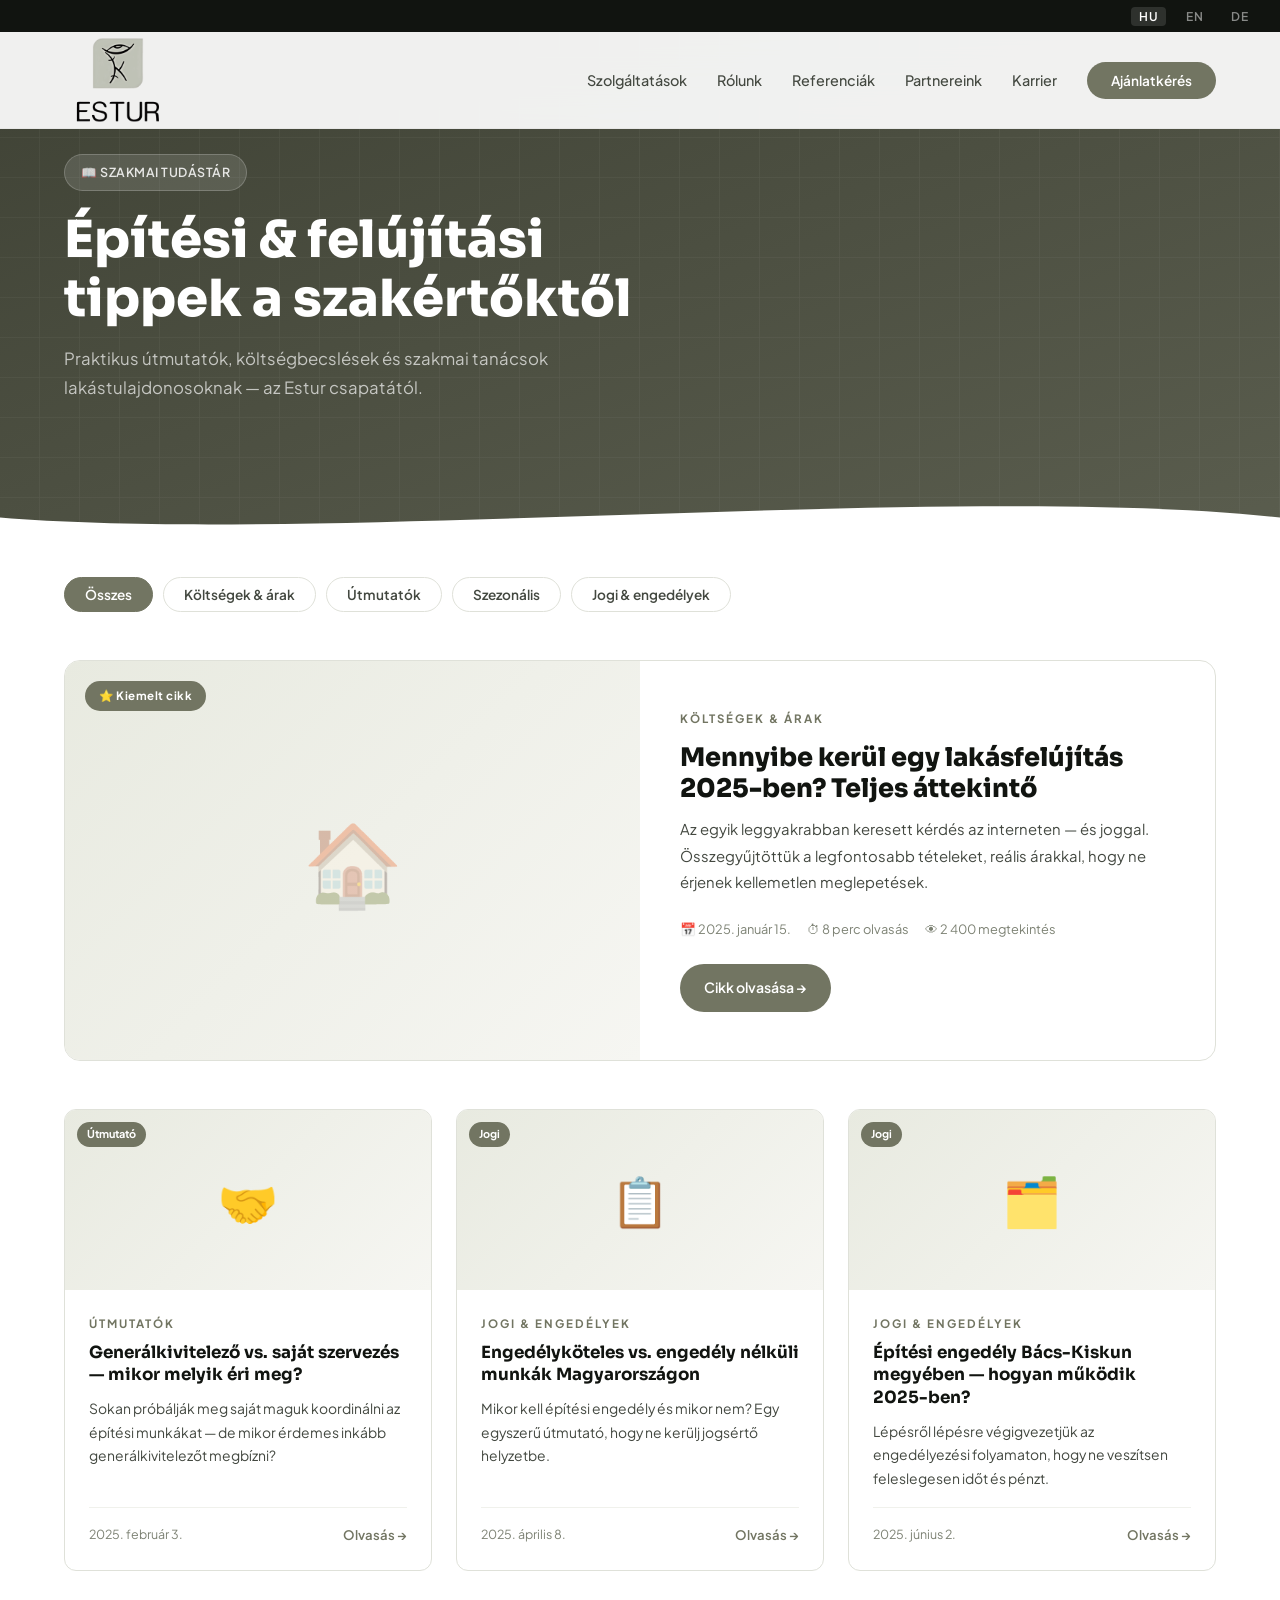
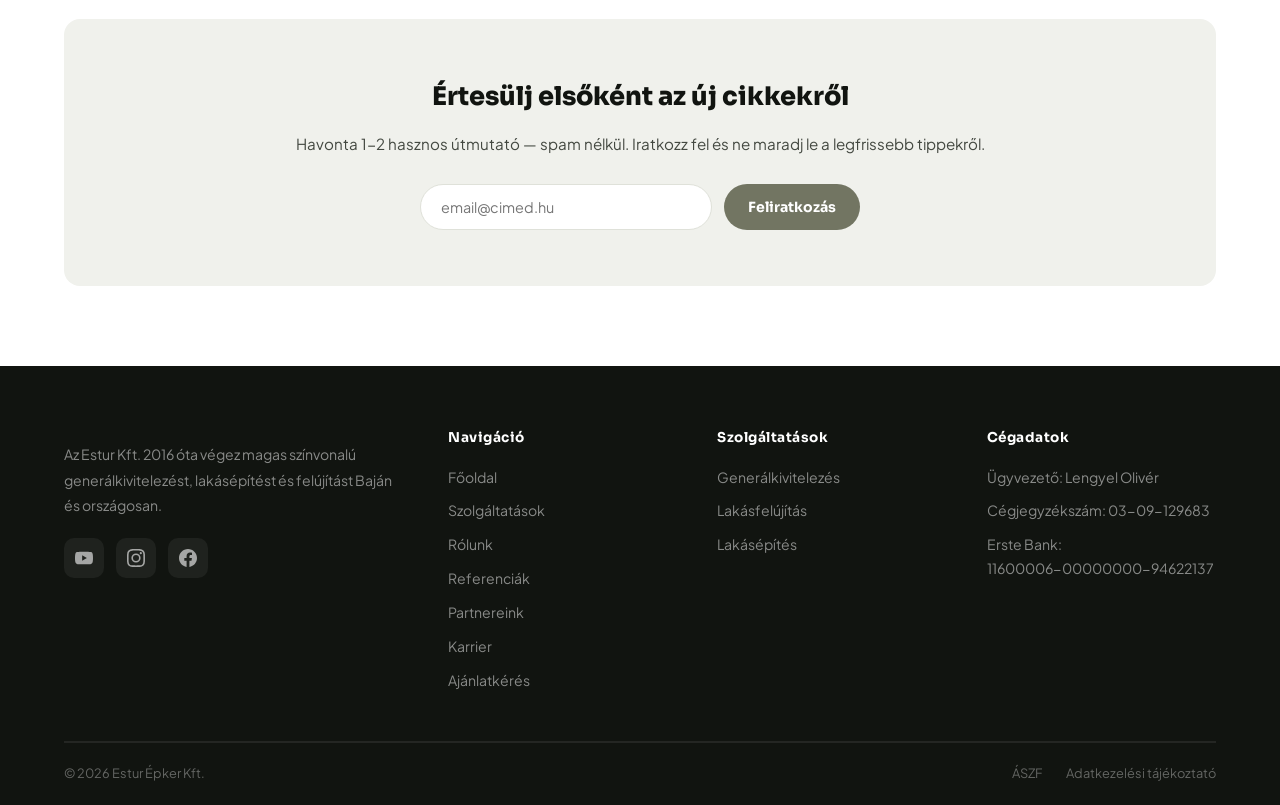
<file: blog.html>
<!DOCTYPE html>
<html lang="hu">
<head>
<meta charset="UTF-8">
<meta name="viewport" content="width=device-width, initial-scale=1.0">
<title>Blog & Szakmai Tippek | Estur Épker Kft. — Baja</title>
<meta name="description" content="Építési, felújítási és kivitelezési tippek az Estur szakértőitől. Praktikus útmutatók lakástulajdonosoknak Baján és környékén.">
<link rel="preconnect" href="https://fonts.googleapis.com">
<link rel="preconnect" href="https://fonts.gstatic.com" crossorigin>
<link href="https://fonts.googleapis.com/css2?family=Sora:wght@300;400;600;700;800&family=Plus+Jakarta+Sans:wght@300;400;500;600;700&display=swap" rel="stylesheet">
<link rel="stylesheet" href="assets/css/estur.css">
<style>
/* ── Blog Hero ── */
.hero{background:linear-gradient(160deg,var(--sage-deeper),var(--sage-dark));padding:154px 0 0;position:relative;overflow:hidden}
.hero::before{content:'';position:absolute;inset:0;opacity:.05;background-image:repeating-linear-gradient(0deg,transparent,transparent 39px,rgba(255,255,255,.7) 39px,rgba(255,255,255,.7) 40px),repeating-linear-gradient(90deg,transparent,transparent 39px,rgba(255,255,255,.7) 39px,rgba(255,255,255,.7) 40px)}
.hero-content{padding-bottom:80px}
.hero-label{display:inline-flex;align-items:center;gap:8px;background:rgba(255,255,255,.12);border:1px solid rgba(255,255,255,.2);padding:7px 16px;border-radius:50px;font-size:.78rem;font-weight:600;color:rgba(255,255,255,.85);margin-bottom:20px;letter-spacing:.5px;text-transform:uppercase;animation:slideUp .8s ease both}
.hero h1{font-family:var(--font-h);font-size:clamp(2rem,4.5vw,3.2rem);font-weight:800;color:white;line-height:1.15;margin-bottom:16px;animation:slideUp .9s .1s ease both}
.hero p{font-size:1.05rem;color:rgba(255,255,255,.68);max-width:520px;animation:slideUp 1s .2s ease both}
.hero-wave{display:block;width:100%;overflow:hidden;line-height:0;margin-bottom:-2px}
.hero-wave svg{display:block;width:100%}

/* ── Filter ── */
.filter-bar{display:flex;gap:10px;flex-wrap:wrap;padding:40px 0 0}
.filter-btn{background:var(--white);border:1px solid var(--gray-100);padding:8px 20px;border-radius:50px;font-size:.85rem;font-weight:600;color:var(--gray-600);cursor:pointer;transition:var(--tr);font-family:var(--font-b)}
.filter-btn:hover{border-color:var(--sage);color:var(--sage)}
.filter-btn.active{background:var(--sage);border-color:var(--sage);color:white}

/* ── Featured ── */
.featured{padding:48px 0 0}
.featured-card{display:grid;grid-template-columns:1fr 1fr;gap:0;background:var(--white);border:1px solid var(--gray-100);border-radius:16px;overflow:hidden;transition:var(--tr);text-decoration:none;color:inherit}
.featured-card:hover{box-shadow:var(--shadow-lg);transform:translateY(-4px)}
.featured-img{background:linear-gradient(135deg,var(--sage-subtle),var(--cream));min-height:320px;display:flex;align-items:center;justify-content:center;position:relative;overflow:hidden}
.featured-img-icon{font-size:5rem;opacity:.35}
.featured-img-badge{position:absolute;top:20px;left:20px;background:var(--sage);color:white;font-size:.72rem;font-weight:700;padding:5px 14px;border-radius:50px;letter-spacing:.5px}
.featured-body{padding:48px 40px;display:flex;flex-direction:column;justify-content:center}
.article-category{font-size:.72rem;font-weight:700;letter-spacing:2px;text-transform:uppercase;color:var(--sage);margin-bottom:12px}
.featured-body h2{font-family:var(--font-h);font-size:1.6rem;font-weight:800;color:var(--gray-900);line-height:1.25;margin-bottom:12px}
.featured-body p{font-size:.93rem;color:var(--gray-600);line-height:1.75;margin-bottom:24px}
.article-meta{display:flex;align-items:center;gap:16px;font-size:.8rem;color:var(--gray-400);margin-bottom:24px}
.read-btn{display:inline-flex;align-items:center;gap:8px;background:var(--sage);color:white;padding:12px 24px;border-radius:50px;font-weight:600;font-size:.88rem;transition:var(--tr);width:fit-content}
.read-btn:hover{background:var(--sage-dark);transform:translateX(4px)}

/* ── Blog Grid ── */
.blog-grid{display:grid;grid-template-columns:repeat(3,1fr);gap:24px;padding:48px 0}
.blog-card{background:var(--white);border:1px solid var(--gray-100);border-radius:var(--radius);overflow:hidden;transition:var(--tr);display:flex;flex-direction:column;text-decoration:none;color:inherit}
.blog-card:hover{box-shadow:var(--shadow-md);transform:translateY(-4px);border-color:var(--gray-200)}
.card-img{height:180px;background:linear-gradient(135deg,var(--sage-subtle),var(--cream));display:flex;align-items:center;justify-content:center;font-size:3rem;position:relative}
.card-img-badge{position:absolute;top:12px;left:12px;background:var(--sage);color:white;font-size:.68rem;font-weight:700;padding:3px 10px;border-radius:50px}
.card-body{padding:24px;flex:1;display:flex;flex-direction:column}
.card-body .article-category{margin-bottom:8px}
.card-body h3{font-family:var(--font-h);font-size:1.05rem;font-weight:700;color:var(--gray-900);line-height:1.35;margin-bottom:10px}
.card-body p{font-size:.87rem;color:var(--gray-600);line-height:1.7;flex:1;margin-bottom:16px}
.card-footer{display:flex;justify-content:space-between;align-items:center;padding-top:16px;border-top:1px solid var(--gray-50)}
.card-date{font-size:.78rem;color:var(--gray-400)}
.card-link{font-size:.82rem;font-weight:600;color:var(--sage);display:flex;align-items:center;gap:4px}

/* ── Newsletter ── */
.newsletter{background:var(--gray-50);border-radius:16px;padding:56px;text-align:center;margin:0 0 80px}
.newsletter h3{font-family:var(--font-h);font-size:1.6rem;font-weight:800;color:var(--gray-900);margin-bottom:12px}
.newsletter p{color:var(--gray-600);margin-bottom:28px;font-size:.95rem}
.nl-form{display:flex;gap:12px;max-width:440px;margin:0 auto}
.nl-input{flex:1;padding:13px 20px;border:1px solid var(--gray-100);border-radius:50px;font-family:var(--font-b);font-size:.9rem;outline:none;transition:var(--tr)}
.nl-input:focus{border-color:var(--sage)}
.nl-btn{background:var(--sage);color:white;border:none;padding:13px 24px;border-radius:50px;font-family:var(--font-h);font-weight:700;font-size:.88rem;cursor:pointer;transition:var(--tr);white-space:nowrap}
.nl-btn:hover{background:var(--sage-dark)}

/* ── Responsive ── */
@media(max-width:900px){
  .featured-card{grid-template-columns:1fr}
  .blog-grid{grid-template-columns:1fr 1fr}
}
@media(max-width:600px){
  .blog-grid{grid-template-columns:1fr}
  .nl-form{flex-direction:column}
  .newsletter{padding:36px 24px}
  .featured-body{padding:28px 24px}
}
</style>
</head>
<body>

<div class="lang-bar">
  <button class="lang-btn active" onclick="setLang('hu')">HU</button>
  <button class="lang-btn" onclick="setLang('en')">EN</button>
  <button class="lang-btn" onclick="setLang('de')">DE</button>
</div>
<nav class="navbar" id="navbar"><div class="nav-inner">
  <a href="index.html" class="nav-logo"><img src="assets/images/logo.png" alt="Estur Épker Kft."></a>
  <ul class="nav-links">
    <li><a href="szolgaltatasok.html" data-hu="Szolgáltatások" data-en="Services" data-de="Leistungen">Szolgáltatások</a></li>
    <li><a href="rolunk.html" data-hu="Rólunk" data-en="About Us" data-de="Über uns">Rólunk</a></li>
    <li><a href="referenciak.html" data-hu="Referenciák" data-en="References" data-de="Referenzen">Referenciák</a></li>
    <li><a href="partnereink.html" data-hu="Partnereink" data-en="Partners" data-de="Partner">Partnereink</a></li>
    
    <li><a href="karrier.html" data-hu="Karrier" data-en="Careers" data-de="Karriere">Karrier</a></li>
    <li><a href="ajanlatkeres.html" class="nav-cta" data-hu="Ajánlatkérés" data-en="Get a Quote" data-de="Angebot">Ajánlatkérés</a></li>
  </ul>
  <button class="hamburger" id="hamburger" aria-label="Menü" aria-expanded="false">
    <span class="bar"></span>
    <span class="bar"></span>
    <span class="bar"></span>
  </button>
</div></nav>
<div class="mobile-menu" id="mobileMenu" aria-hidden="true">
  <div class="mobile-menu-inner">
    <button class="mobile-close" id="mobileClose" aria-label="Bezárás" onclick="closeMobile()">
      <span></span>
      <span></span>
    </button>
    <nav class="mobile-nav-items">
      <a class="mobile-nav-item" href="index.html" onclick="closeMobile()">
        <span class="mobile-nav-num">01</span>
        <span class="mobile-nav-label" data-hu="Főoldal" data-en="Home" data-de="Startseite">Főoldal</span>
      </a>
      <a class="mobile-nav-item" href="szolgaltatasok.html" onclick="closeMobile()">
        <span class="mobile-nav-num">02</span>
        <span class="mobile-nav-label" data-hu="Szolgáltatások" data-en="Services" data-de="Leistungen">Szolgáltatások</span>
      </a>
      <a class="mobile-nav-item" href="rolunk.html" onclick="closeMobile()">
        <span class="mobile-nav-num">03</span>
        <span class="mobile-nav-label" data-hu="Rólunk" data-en="About Us" data-de="Über uns">Rólunk</span>
      </a>
      <a class="mobile-nav-item" href="referenciak.html" onclick="closeMobile()">
        <span class="mobile-nav-num">04</span>
        <span class="mobile-nav-label" data-hu="Referenciák" data-en="References" data-de="Referenzen">Referenciák</span>
      </a>
      <a class="mobile-nav-item" href="partnereink.html" onclick="closeMobile()">
        <span class="mobile-nav-num">05</span>
        <span class="mobile-nav-label" data-hu="Partnereink" data-en="Partners" data-de="Partner">Partnereink</span>
      </a>
      
      <a class="mobile-nav-item" href="karrier.html" onclick="closeMobile()">
        <span class="mobile-nav-num">06</span>
        <span class="mobile-nav-label" data-hu="Karrier" data-en="Careers" data-de="Karriere">Karrier</span>
      </a>
    </nav>
    <a href="ajanlatkeres.html" class="mobile-menu-cta" onclick="closeMobile()" data-hu="Ajánlatkérés →" data-en="Get a Quote →" data-de="Angebot →">Ajánlatkérés →</a>
    <div class="mobile-menu-footer">
      <span>Estur Épker Kft.</span>
      <div class="mobile-menu-footer-dot"></div>
      <span>Baja, 2016 óta</span>
    </div>
  </div>
</div>

<section class="hero">
  <div class="container hero-content">
    <div class="hero-label" data-hu="📖 Szakmai tudástár" data-en="📖 Knowledge Base" data-de="📖 Wissensdatenbank">📖 Szakmai tudástár</div>
    <h1 data-hu="Építési & felújítási<br>tippek a szakértőktől" data-en="Construction & renovation<br>tips from the experts" data-de="Bau- & Renovierungstipps<br>von den Experten">Építési & felújítási<br>tippek a szakértőktől</h1>
    <p data-hu="Praktikus útmutatók, költségbecslések és szakmai tanácsok lakástulajdonosoknak — az Estur csapatától." data-en="Practical guides, cost estimates and expert advice for homeowners — from the Estur team." data-de="Praktische Leitfäden, Kostenschätzungen und Expertenrat für Hausbesitzer — vom Estur-Team.">Praktikus útmutatók, költségbecslések és szakmai tanácsok lakástulajdonosoknak — az Estur csapatától.</p>
  </div>
  <div class="hero-wave"><svg viewBox="0 0 1440 64" preserveAspectRatio="none" xmlns="http://www.w3.org/2000/svg"><path d="M0,40 C360,70 1080,0 1440,40 L1440,64 L0,64 Z" fill="#ffffff"/></svg></div>
</section>

<div class="container">
  <div class="filter-bar">
    <button class="filter-btn active" onclick="filterPosts('mind')" data-hu="Összes" data-en="All" data-de="Alle">Összes</button>
    <button class="filter-btn" onclick="filterPosts('koltseg')" data-hu="Költségek & árak" data-en="Costs & prices" data-de="Kosten & Preise">Költségek & árak</button>
    <button class="filter-btn" onclick="filterPosts('utmutato')" data-hu="Útmutatók" data-en="Guides" data-de="Ratgeber">Útmutatók</button>
    <button class="filter-btn" onclick="filterPosts('szezon')" data-hu="Szezonális" data-en="Seasonal" data-de="Saisonal">Szezonális</button>
    <button class="filter-btn" onclick="filterPosts('jogi')" data-hu="Jogi & engedélyek" data-en="Legal & permits" data-de="Rechtliches">Jogi & engedélyek</button>
  </div>

  <div class="featured reveal">
    <a class="featured-card" href="blog/blog-felujitas-koltseg-2025.html">
      <div class="featured-img"><span class="featured-img-icon">🏠</span><span class="featured-img-badge">⭐ Kiemelt cikk</span></div>
      <div class="featured-body">
        <div class="article-category">Költségek & árak</div>
        <h2>Mennyibe kerül egy lakásfelújítás 2025-ben? Teljes áttekintő</h2>
        <p>Az egyik leggyakrabban keresett kérdés az interneten — és joggal. Összegyűjtöttük a legfontosabb tételeket, reális árakkal, hogy ne érjenek kellemetlen meglepetések.</p>
        <div class="article-meta"><span>📅 2025. január 15.</span><span>⏱ 8 perc olvasás</span><span>👁 2 400 megtekintés</span></div>
        <span class="read-btn">Cikk olvasása →</span>
      </div>
    </a>
  </div>

  <div class="blog-grid" id="blogGrid">
    <a class="blog-card reveal" href="blog/blog-generalkivitelezo-vs-sajat-szervezes.html" data-cat="utmutato" style="transition-delay:.05s">
      <div class="card-img">🤝<span class="card-img-badge">Útmutató</span></div>
      <div class="card-body"><div class="article-category">Útmutatók</div><h3>Generálkivitelező vs. saját szervezés — mikor melyik éri meg?</h3><p>Sokan próbálják meg saját maguk koordinálni az építési munkákat — de mikor érdemes inkább generálkivitelezőt megbízni?</p><div class="card-footer"><span class="card-date">2025. február 3.</span><span class="card-link">Olvasás →</span></div></div>
    </a>
    <a class="blog-card reveal" href="blog/blog-engedely-koteles-munkak.html" data-cat="jogi" style="transition-delay:.1s">
      <div class="card-img">📋<span class="card-img-badge">Jogi</span></div>
      <div class="card-body"><div class="article-category">Jogi & engedélyek</div><h3>Engedélyköteles vs. engedély nélküli munkák Magyarországon</h3><p>Mikor kell építési engedély és mikor nem? Egy egyszerű útmutató, hogy ne kerülj jogsértő helyzetbe.</p><div class="card-footer"><span class="card-date">2025. április 8.</span><span class="card-link">Olvasás →</span></div></div>
    </a>
    <a class="blog-card reveal" href="blog/blog-epites-engedely-bacs-kiskun.html" data-cat="jogi" style="transition-delay:.15s">
      <div class="card-img">🗂️<span class="card-img-badge">Jogi</span></div>
      <div class="card-body"><div class="article-category">Jogi & engedélyek</div><h3>Építési engedély Bács-Kiskun megyében — hogyan működik 2025-ben?</h3><p>Lépésről lépésre végigvezetjük az engedélyezési folyamaton, hogy ne veszítsen feleslegesen időt és pénzt.</p><div class="card-footer"><span class="card-date">2025. június 2.</span><span class="card-link">Olvasás →</span></div></div>
    </a>
  </div>

  <div class="newsletter reveal">
    <h3 data-hu="Értesülj elsőként az új cikkekről" data-en="Be the first to know about new articles" data-de="Erfahre als Erster von neuen Artikeln">Értesülj elsőként az új cikkekről</h3>
    <p data-hu="Havonta 1-2 hasznos útmutató — spam nélkül. Iratkozz fel és ne maradj le a legfrissebb tippekről." data-en="1-2 useful guides per month — no spam. Subscribe and don't miss the latest tips." data-de="1-2 nützliche Ratgeber pro Monat — kein Spam. Melde dich an und verpasse keine Tipps.">Havonta 1-2 hasznos útmutató — spam nélkül. Iratkozz fel és ne maradj le a legfrissebb tippekről.</p>
    <div class="nl-form">
      <input class="nl-input" type="email" placeholder="email@cimed.hu" data-hu="email@cimed.hu" data-en="your@email.com" data-de="deine@email.de">
      <button class="nl-btn" data-hu="Feliratkozás" data-en="Subscribe" data-de="Abonnieren">Feliratkozás</button>
    </div>
  </div>
</div>

<footer class="footer"><div class="container">
  <div class="footer-grid">
    <div>
      <p class="footer-brand-text" data-hu="Az Estur Kft. 2016 óta végez magas színvonalú generálkivitelezést, lakásépítést és felújítást Baján és országosan." data-en="Estur Kft. has been providing high-quality general contracting, residential construction and renovation in Baja and nationwide since 2016." data-de="Die Estur Kft. bietet seit 2016 hochwertige Generalunternehmertätigkeit, Wohnungsbau und Renovierung in Baja und landesweit.">Az Estur Kft. 2016 óta végez magas színvonalú generálkivitelezést, lakásépítést és felújítást Baján és országosan.</p>
      <div class="footer-socials">
        <a href="#" target="_blank" aria-label="YouTube"><svg viewBox="0 0 24 24"><path d="M23.498 6.186a3.016 3.016 0 0 0-2.122-2.136C19.505 3.546 12 3.546 12 3.546s-7.505 0-9.377.504A3.017 3.017 0 0 0 .502 6.186C0 8.07 0 12 0 12s0 3.93.502 5.814a3.016 3.016 0 0 0 2.122 2.136c1.871.504 9.376.504 9.376.504s7.505 0 9.377-.504a3.015 3.015 0 0 0 2.122-2.136C24 15.93 24 12 24 12s0-3.93-.502-5.814zM9.545 15.568V8.432L15.818 12l-6.273 3.568z"/></svg></a>
        <a href="#" target="_blank" aria-label="Instagram"><svg viewBox="0 0 24 24"><path d="M12 2.163c3.204 0 3.584.012 4.85.07 3.252.148 4.771 1.691 4.919 4.919.058 1.265.069 1.645.069 4.849 0 3.205-.012 3.584-.069 4.849-.149 3.225-1.664 4.771-4.919 4.919-1.266.058-1.644.07-4.85.07-3.204 0-3.584-.012-4.849-.07-3.26-.149-4.771-1.699-4.919-4.92-.058-1.265-.07-1.644-.07-4.849 0-3.204.013-3.583.07-4.849.149-3.227 1.664-4.771 4.919-4.919 1.266-.057 1.645-.069 4.849-.069zM12 0C8.741 0 8.333.014 7.053.072 2.695.272.273 2.69.073 7.052.014 8.333 0 8.741 0 12c0 3.259.014 3.668.072 4.948.2 4.358 2.618 6.78 6.98 6.98C8.333 23.986 8.741 24 12 24c3.259 0 3.668-.014 4.948-.072 4.354-.2 6.782-2.618 6.979-6.98.059-1.28.073-1.689.073-4.948 0-3.259-.014-3.667-.072-4.947-.196-4.354-2.617-6.78-6.979-6.98C15.668.014 15.259 0 12 0zm0 5.838a6.162 6.162 0 1 0 0 12.324 6.162 6.162 0 0 0 0-12.324zM12 16a4 4 0 1 1 0-8 4 4 0 0 1 0 8zm6.406-11.845a1.44 1.44 0 1 0 0 2.881 1.44 1.44 0 0 0 0-2.881z"/></svg></a>
        <a href="#" target="_blank" aria-label="Facebook"><svg viewBox="0 0 24 24"><path d="M24 12.073c0-6.627-5.373-12-12-12s-12 5.373-12 12c0 5.99 4.388 10.954 10.125 11.854v-8.385H7.078v-3.47h3.047V9.43c0-3.007 1.792-4.669 4.533-4.669 1.312 0 2.686.235 2.686.235v2.953H15.83c-1.491 0-1.956.925-1.956 1.874v2.25h3.328l-.532 3.47h-2.796v8.385C19.612 23.027 24 18.062 24 12.073z"/></svg></a>
      </div>
    </div>
    <div><h4 data-hu="Navigáció" data-en="Navigation" data-de="Navigation">Navigáció</h4><ul class="footer-links"><li><a href="index.html" data-hu="Főoldal" data-en="Home" data-de="Startseite">Főoldal</a></li><li><a href="szolgaltatasok.html" data-hu="Szolgáltatások" data-en="Services" data-de="Leistungen">Szolgáltatások</a></li><li><a href="rolunk.html" data-hu="Rólunk" data-en="About Us" data-de="Über uns">Rólunk</a></li><li><a href="referenciak.html" data-hu="Referenciák" data-en="References" data-de="Referenzen">Referenciák</a></li><li><a href="partnereink.html" data-hu="Partnereink" data-en="Partners" data-de="Partner">Partnereink</a></li><li><a href="karrier.html" data-hu="Karrier" data-en="Careers" data-de="Karriere">Karrier</a></li><li><a href="ajanlatkeres.html" data-hu="Ajánlatkérés" data-en="Get a Quote" data-de="Angebot">Ajánlatkérés</a></li></ul></div>
    <div><h4 data-hu="Szolgáltatások" data-en="Services" data-de="Leistungen">Szolgáltatások</h4><ul class="footer-links"><li><a href="szolgaltatasok.html" data-hu="Generálkivitelezés" data-en="General Contracting" data-de="Generalunternehmen">Generálkivitelezés</a></li><li><a href="szolgaltatasok.html" data-hu="Lakásfelújítás" data-en="Renovation" data-de="Renovierung">Lakásfelújítás</a></li><li><a href="szolgaltatasok.html" data-hu="Lakásépítés" data-en="Construction" data-de="Wohnungsbau">Lakásépítés</a></li></ul></div>
    <div><h4 data-hu="Cégadatok" data-en="Company Info" data-de="Firmendaten">Cégadatok</h4><ul class="footer-links"><li data-hu="Ügyvezető: Lengyel Olivér" data-en="CEO: Lengyel Olivér" data-de="Geschäftsführer: Lengyel Olivér">Ügyvezető: Lengyel Olivér</li><li>Cégjegyzékszám: 03-09-129683</li><li>Erste Bank:<br>11600006-00000000-94622137</li></ul></div>
  </div>
  <div class="footer-bottom"><span>&copy; 2026 Estur Épker Kft.</span><div class="footer-legal"><a href="aszf.html">ÁSZF</a><a href="adatkezeles.html" data-hu="Adatkezelési tájékoztató" data-en="Privacy Policy" data-de="Datenschutz">Adatkezelési tájékoztató</a></div></div>
</div></footer>

<script src="assets/js/estur.js"></script>
<script>
function filterPosts(cat) {
  document.querySelectorAll('.filter-btn').forEach(b => b.classList.remove('active'));
  event.target.classList.add('active');
  document.querySelectorAll('.blog-card').forEach(c => {
    c.style.display = (cat === 'mind' || c.dataset.cat === cat) ? 'flex' : 'none';
  });
}
</script>
</body>
</html>
</file>
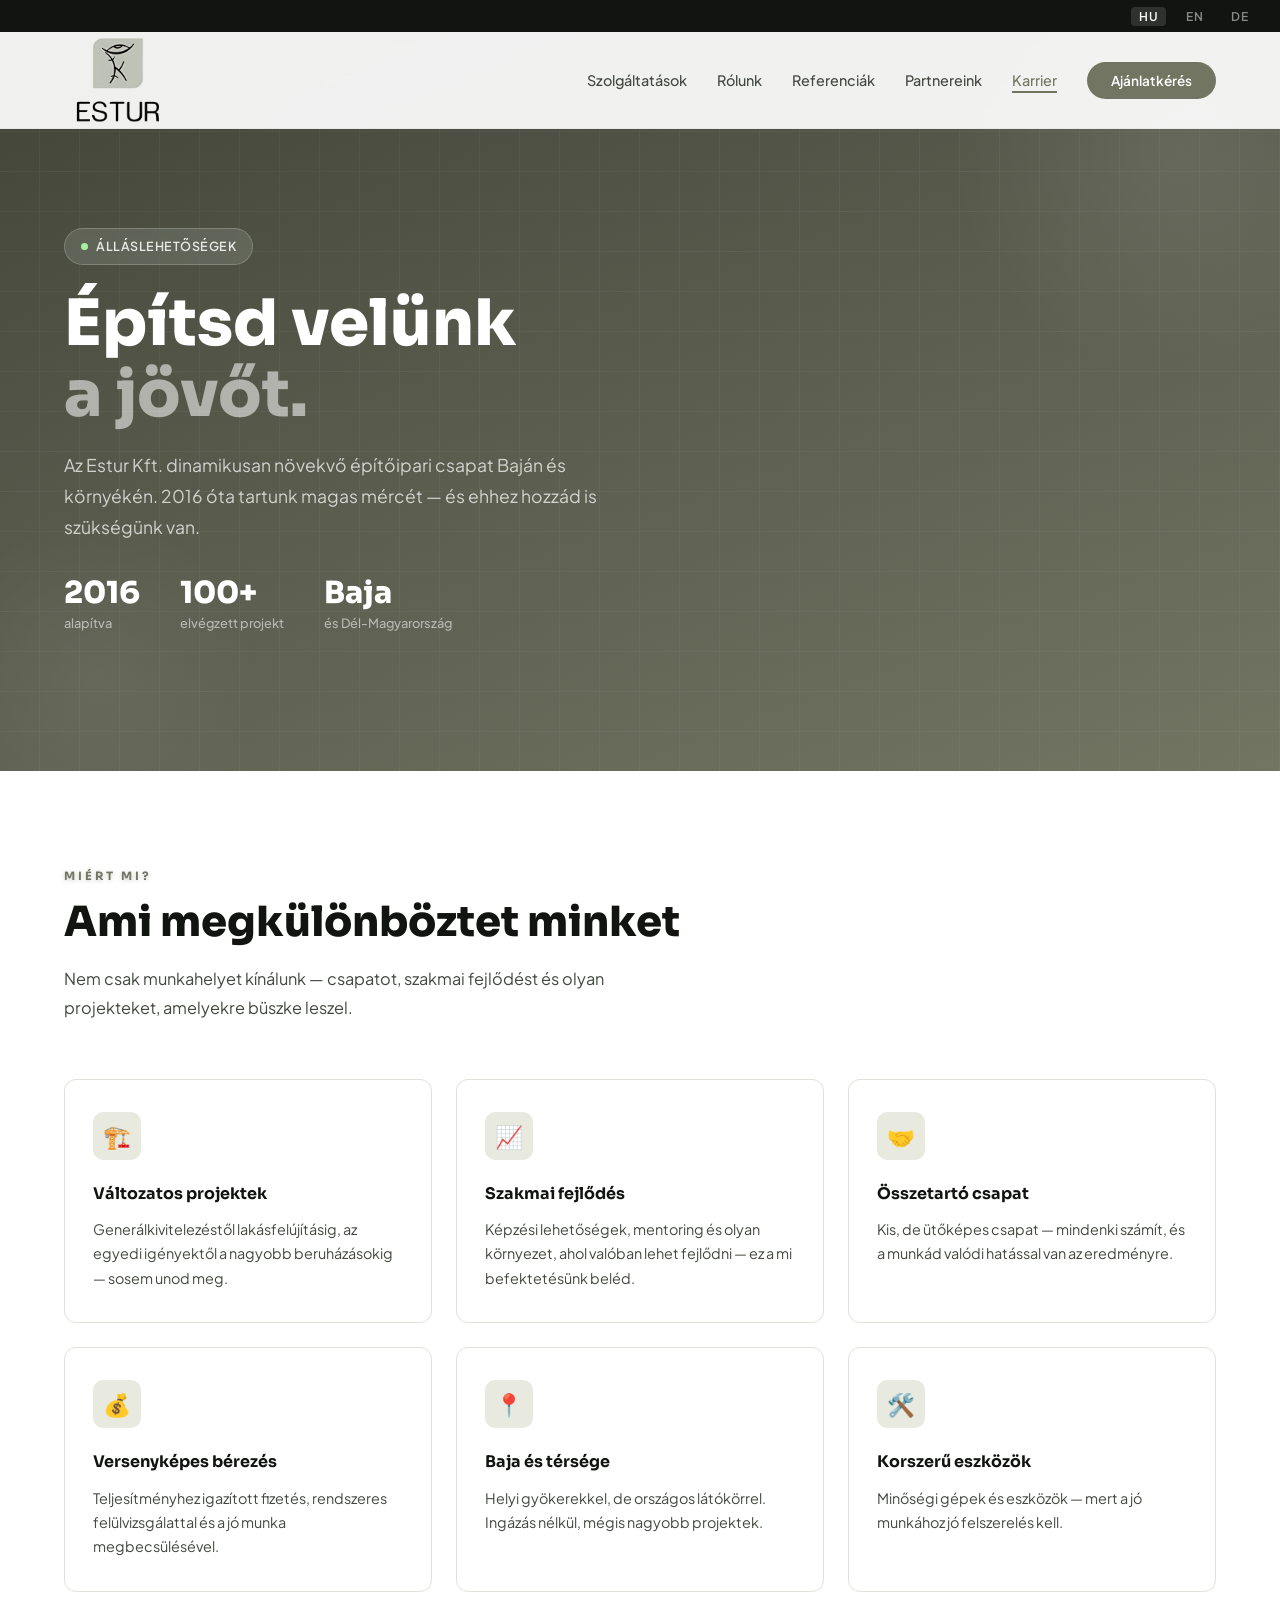
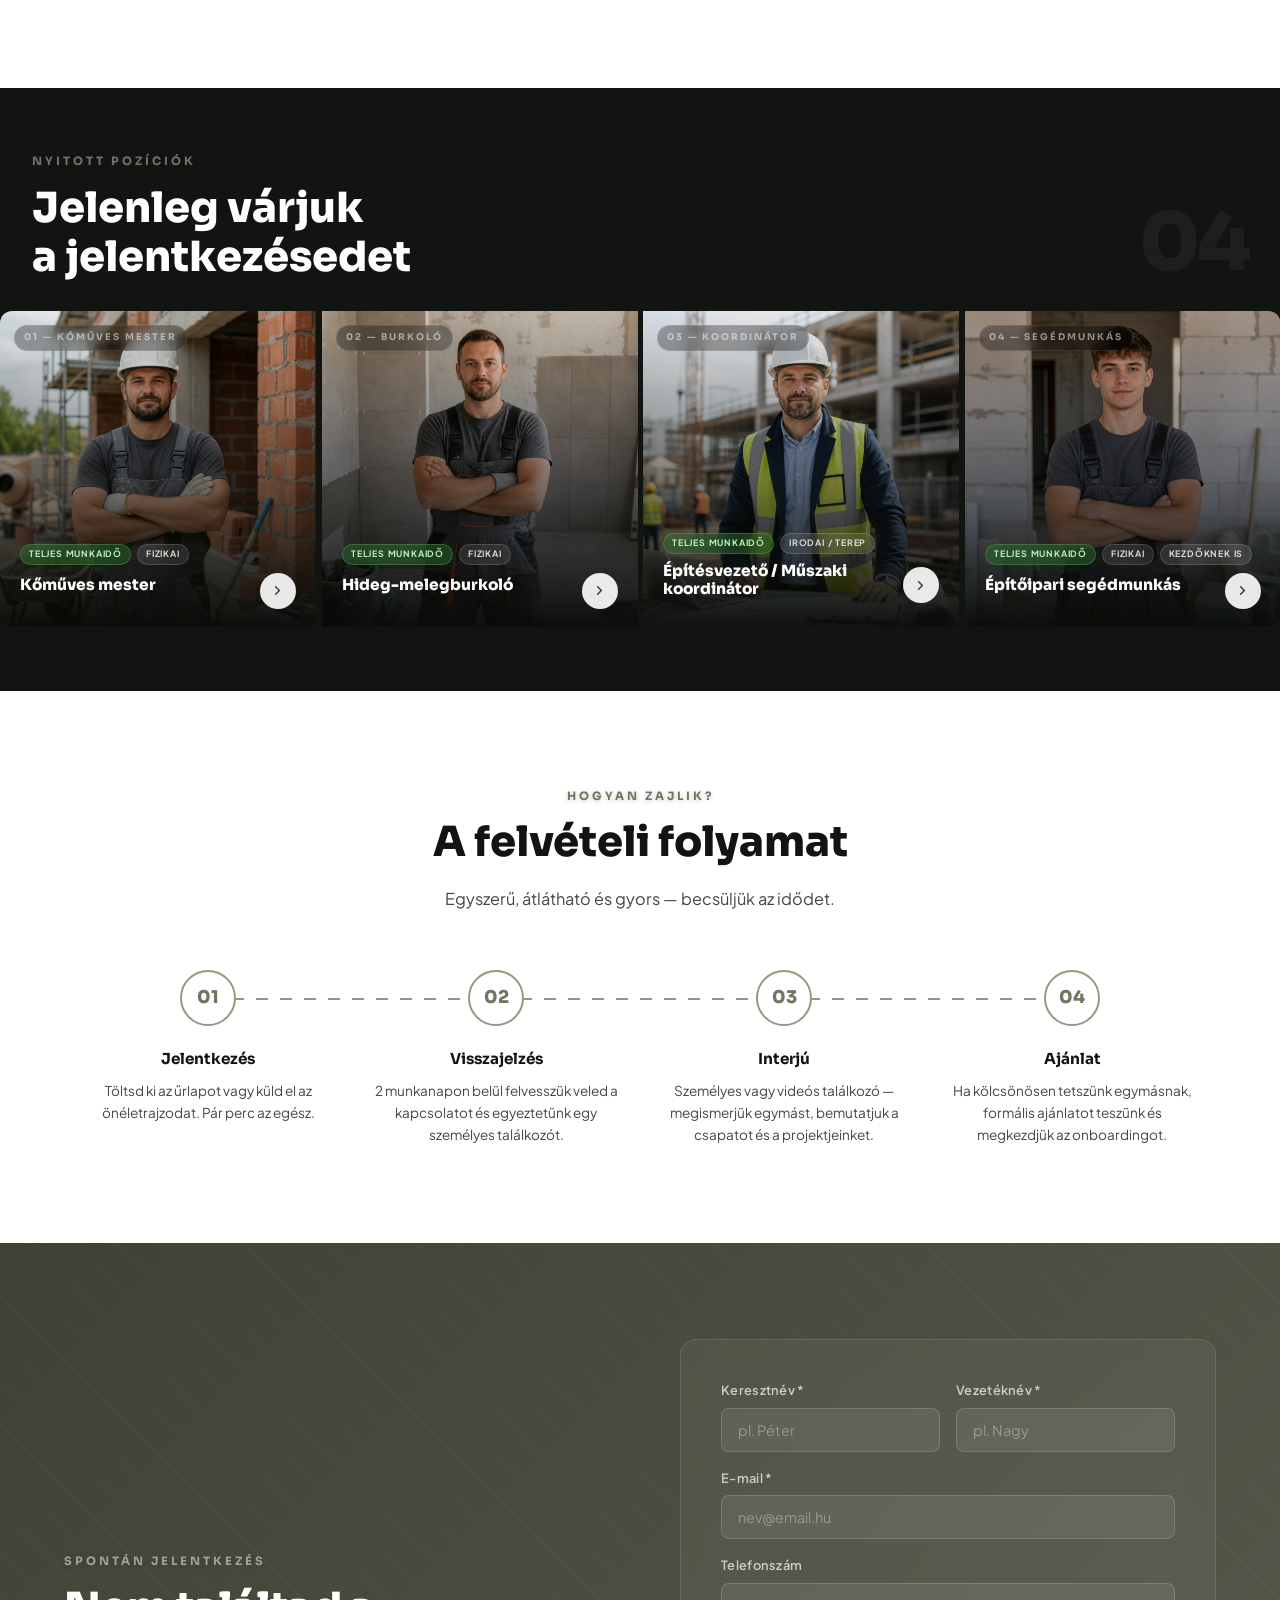
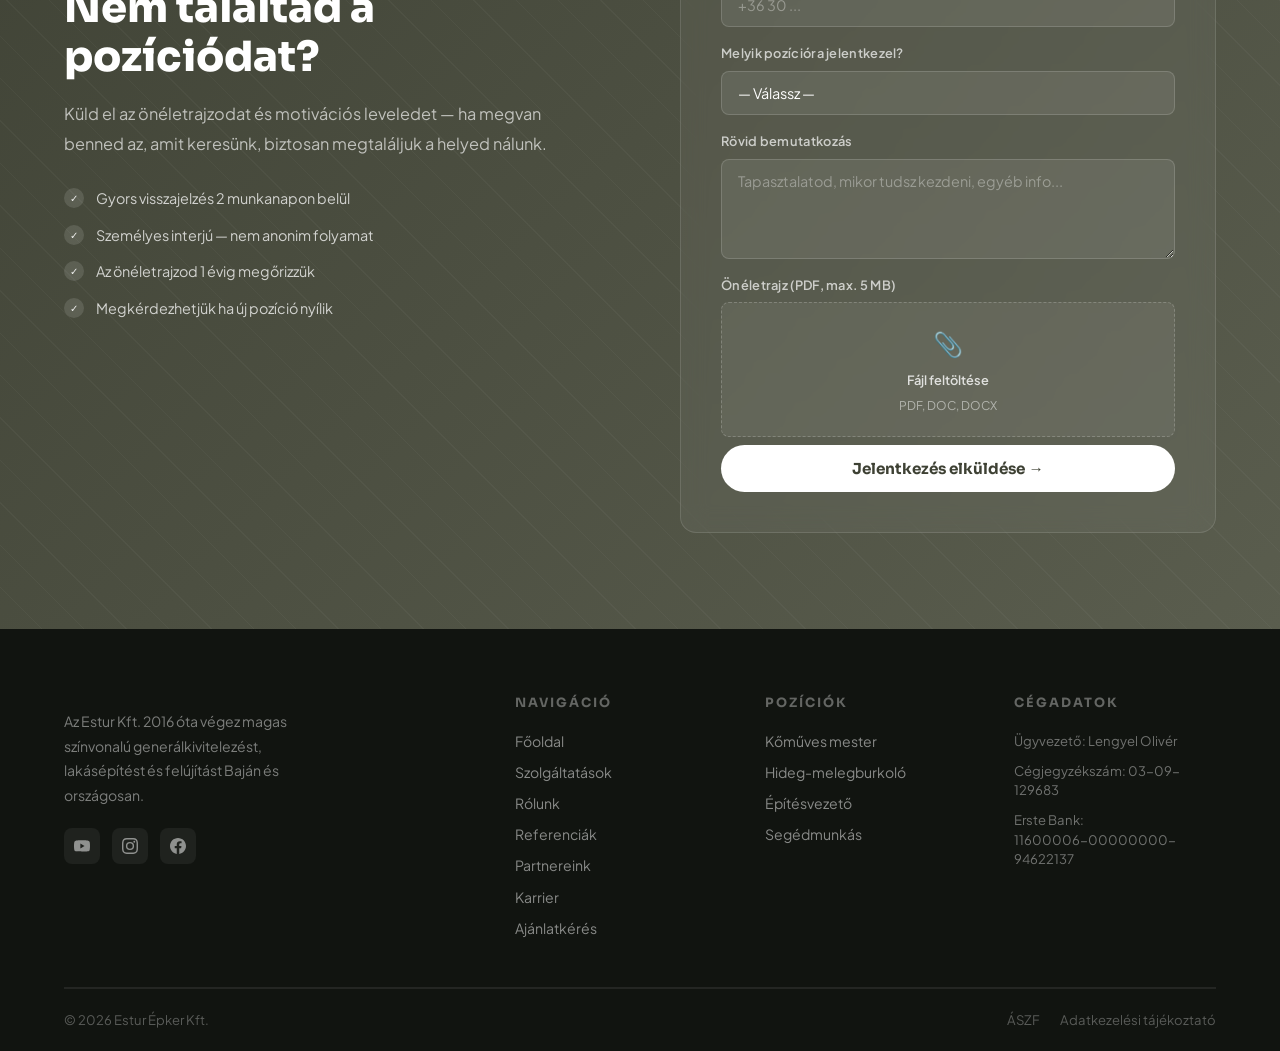
<file: karrier.html>
<!DOCTYPE html>
<html lang="hu">
<head>
<meta charset="UTF-8">
<meta name="viewport" content="width=device-width, initial-scale=1.0">
<title>Karrier | Estur Épker Kft. — Baja</title>
<meta name="description" content="Csatlakozz az Estur csapatához! Nyitott pozíciók és spontán jelentkezés lehetősége Baján és környékén.">
<link rel="preconnect" href="https://fonts.googleapis.com">
<link rel="preconnect" href="https://fonts.gstatic.com" crossorigin>
<link href="https://fonts.googleapis.com/css2?family=Sora:wght@300;400;600;700;800&family=Plus+Jakarta+Sans:wght@300;400;500;600;700&display=swap" rel="stylesheet">
<link rel="stylesheet" href="assets/css/estur.css">

<style>
*,*::before,*::after{margin:0;padding:0;box-sizing:border-box}
:root{
  --sage:#727562;--sage-dark:#5a5d4e;--sage-deeper:#3e4134;--sage-light:#95987f;--sage-subtle:#e8eae0;--sage-glow:rgba(114,117,98,.18);
  --cream:#f6f6f2;--white:#ffffff;--gray-50:#f0f1ec;--gray-100:#dfe1d9;--gray-200:#c0c4b8;--gray-400:#7d8274;--gray-600:#434840;--gray-800:#222620;--gray-900:#111410;
  --font-h:'Sora',sans-serif;--font-b:'Plus Jakarta Sans',sans-serif;
  --shadow-sm:0 1px 3px rgba(17,20,16,.08);--shadow-md:0 4px 20px rgba(17,20,16,.1);--shadow-lg:0 12px 40px rgba(17,20,16,.14);
  --radius:12px;--radius-sm:8px;--tr:.3s cubic-bezier(.4,0,.2,1);
}
html{scroll-behavior:smooth}
body{font-family:var(--font-b);color:var(--gray-800);background:var(--white);line-height:1.7;overflow-x:hidden;-webkit-font-smoothing:antialiased}
.container{max-width:1200px;margin:0 auto;padding:0 24px}

/* NAVBAR */
.lang-bar{position:fixed;top:0;left:0;right:0;z-index:1100;background:var(--gray-900);height:32px;display:flex;align-items:center;justify-content:flex-end;padding:0 24px;gap:12px}
.lang-btn{background:none;border:none;color:rgba(255,255,255,.5);font-size:.75rem;font-family:var(--font-b);font-weight:600;cursor:pointer;padding:2px 8px;border-radius:4px;transition:var(--tr)}
.lang-btn.active{color:white;background:rgba(255,255,255,.12)}
.navbar{position:fixed;top:32px;left:0;right:0;z-index:1000;background:rgba(255,255,255,.92);backdrop-filter:blur(20px);border-bottom:1px solid rgba(0,0,0,.04);transition:var(--tr)}
.navbar.scrolled{box-shadow:var(--shadow-sm)}
.nav-inner{display:flex;align-items:center;justify-content:space-between;height:96px;max-width:1200px;margin:0 auto;padding:0 24px}
.nav-links{display:flex;align-items:center;gap:30px;list-style:none}
.nav-links a{text-decoration:none;color:var(--gray-600);font-size:.9rem;font-weight:500;transition:var(--tr);position:relative}
.nav-links a::after{content:'';position:absolute;bottom:-4px;left:0;width:0;height:2px;background:var(--sage);transition:var(--tr)}
.nav-links a:hover{color:var(--sage)}.nav-links a:hover::after,.nav-links a.active::after{width:100%}
.nav-links a.active{color:var(--sage)}
.nav-cta{background:var(--sage)!important;color:white!important;padding:10px 24px;border-radius:50px;font-weight:600!important;font-size:.85rem!important}
.nav-cta::after{display:none!important}
.nav-cta:hover{background:var(--sage-dark)!important;transform:translateY(-1px);box-shadow:0 4px 16px var(--sage-glow)}
.hamburger{display:none;flex-direction:column;gap:5px;cursor:pointer;background:none;border:none;padding:4px}
.hamburger span{width:24px;height:2px;background:var(--gray-800);transition:var(--tr);border-radius:2px}
.hamburger.active span:nth-child(1){transform:rotate(45deg) translate(5px,5px)}
.hamburger.active span:nth-child(2){opacity:0}
.hamburger.active span:nth-child(3){transform:rotate(-45deg) translate(5px,-5px)}

/* HERO */
@keyframes slideUp{from{opacity:0;transform:translateY(40px)}to{opacity:1;transform:translateY(0)}}
@keyframes float{0%,100%{transform:translateY(0)}50%{transform:translateY(-10px)}}
@keyframes pulse{0%,100%{opacity:1}50%{opacity:.4}}
.reveal{opacity:0;transform:translateY(28px);transition:opacity .65s ease,transform .65s ease}
.reveal.visible{opacity:1;transform:translateY(0)}

.hero{position:relative;overflow:hidden;background:linear-gradient(160deg,var(--sage-deeper) 0%,var(--sage-dark) 50%,var(--sage) 100%);padding:5%}
.hero-bg-pattern{position:absolute;inset:0;opacity:.06;background-image:repeating-linear-gradient(0deg,transparent,transparent 39px,rgba(255,255,255,.7) 39px,rgba(255,255,255,.7) 40px),repeating-linear-gradient(90deg,transparent,transparent 39px,rgba(255,255,255,.7) 39px,rgba(255,255,255,.7) 40px)}
.hero-glow{position:absolute;top:-100px;right:-150px;width:500px;height:500px;background:radial-gradient(circle,rgba(255,255,255,.08) 0%,transparent 65%);animation:float 7s ease-in-out infinite}
.hero-glow2{position:absolute;bottom:-80px;left:-80px;width:350px;height:350px;background:radial-gradient(circle,rgba(255,255,255,.05) 0%,transparent 65%);animation:float 9s ease-in-out infinite reverse}
.hero-inner{position:relative;z-index:2;padding:164px 0 72px}
.hero-label{display:inline-flex;align-items:center;gap:8px;background:rgba(255,255,255,.12);border:1px solid rgba(255,255,255,.2);backdrop-filter:blur(8px);padding:7px 16px;border-radius:50px;font-size:.78rem;font-weight:600;color:rgba(255,255,255,.85);margin-bottom:24px;letter-spacing:.5px;text-transform:uppercase;animation:slideUp .8s ease both}
.hero-dot{width:7px;height:7px;background:#a8f0a0;border-radius:50%;animation:pulse 2s infinite}
.hero h1{font-family:var(--font-h);font-size:clamp(2.4rem,5.5vw,4rem);font-weight:800;color:white;line-height:1.1;margin-bottom:20px;animation:slideUp .9s .1s ease both}
.hero h1 em{font-style:normal;color:rgba(255,255,255,.55)}
.hero-sub{font-size:1.1rem;color:rgba(255,255,255,.72);max-width:540px;line-height:1.75;animation:slideUp 1s .2s ease both;margin-bottom:36px}
.hero-stats{display:flex;gap:40px;animation:slideUp 1s .35s ease both}
.hero-stat{text-align:left}
.hero-stat-num{font-family:var(--font-h);font-size:1.9rem;font-weight:800;color:white;line-height:1}
.hero-stat-label{font-size:.8rem;color:rgba(255,255,255,.55);margin-top:4px;font-weight:500}


/* WHY US */
.section{padding:96px 0}
.section-label{font-family:var(--font-h);font-size:.72rem;font-weight:700;letter-spacing:3px;text-transform:uppercase;color:var(--sage);margin-bottom:12px}
.section-title{font-family:var(--font-h);font-size:clamp(1.7rem,3.5vw,2.6rem);font-weight:800;color:var(--gray-900);line-height:1.2;margin-bottom:16px}
.section-sub{font-size:1.02rem;color:var(--gray-600);max-width:540px;line-height:1.8}

.why-grid{display:grid;grid-template-columns:repeat(3,1fr);gap:24px;margin-top:56px}
.why-card{background:var(--white);border:1px solid var(--gray-100);border-radius:var(--radius);padding:32px 28px;transition:var(--tr);position:relative;overflow:hidden}
.why-card::before{content:'';position:absolute;top:0;left:0;right:0;height:3px;background:linear-gradient(90deg,var(--sage),var(--sage-light));transform:scaleX(0);transform-origin:left;transition:var(--tr)}
.why-card:hover{box-shadow:var(--shadow-md);transform:translateY(-4px);border-color:var(--gray-200)}
.why-card:hover::before{transform:scaleX(1)}
.why-icon{width:48px;height:48px;background:var(--sage-subtle);border-radius:10px;display:flex;align-items:center;justify-content:center;margin-bottom:20px;font-size:1.4rem}
.why-card h3{font-family:var(--font-h);font-size:1rem;font-weight:700;color:var(--gray-900);margin-bottom:10px}
.why-card p{font-size:.9rem;color:var(--gray-600);line-height:1.7}

/* POSITIONS */
.positions-bg{background:var(--gray-900);padding:64px 0}
.positions-bg .container{max-width:none;padding:0}
.positions-header{margin-bottom:28px;display:flex;justify-content:space-between;align-items:flex-end;gap:24px;flex-wrap:wrap;padding:0 32px}
.positions-header .section-label{color:rgba(255,255,255,.4)}
.positions-header .section-title{color:white;margin-bottom:0}
.positions-count{font-family:var(--font-h);font-size:5rem;font-weight:800;color:rgba(255,255,255,.05);line-height:1;letter-spacing:-4px;flex-shrink:0}
.job-grid{display:grid;grid-template-columns:repeat(4,1fr);gap:6px}
.job-card{position:relative;clip-path:inset(0 round 0px);cursor:pointer;aspect-ratio:1/1;display:block;text-decoration:none;color:inherit;transition:transform .35s cubic-bezier(.4,0,.2,1),box-shadow .35s ease,clip-path .35s ease;will-change:transform}
.job-card:first-child{clip-path:inset(0 round 12px 0 0 12px)}
.job-card:last-child{clip-path:inset(0 round 0 12px 12px 0)}
.job-card:hover{transform:translate3d(0,-6px,0);box-shadow:0 24px 48px rgba(0,0,0,.5)}
.job-card-bg{position:absolute;inset:0;width:100%;height:100%;object-fit:cover;transition:transform .65s cubic-bezier(.25,.46,.45,.94)}
.job-card:hover .job-card-bg{transform:scale(1.1)}
.job-card-placeholder{position:absolute;inset:0;display:flex;align-items:center;justify-content:center}
.job-card-placeholder-icon{font-size:4.5rem;line-height:1;filter:drop-shadow(0 4px 20px rgba(0,0,0,.5));transition:transform .5s ease}
.job-card:hover .job-card-placeholder-icon{transform:scale(1.15) translateY(-6px)}
.job-card-overlay{position:absolute;inset:0;background:linear-gradient(to top,rgba(8,10,7,.97) 0%,rgba(8,10,7,.5) 45%,rgba(8,10,7,.05) 100%);transition:var(--tr)}
.job-card:hover .job-card-overlay{background:linear-gradient(to top,rgba(8,10,7,1) 0%,rgba(8,10,7,.6) 50%,rgba(8,10,7,.1) 100%)}
.job-card-num{position:absolute;top:14px;left:14px;font-family:var(--font-h);font-size:.58rem;font-weight:700;letter-spacing:2px;text-transform:uppercase;color:rgba(255,255,255,.5);background:rgba(0,0,0,.3);backdrop-filter:blur(8px);border:1px solid rgba(255,255,255,.1);padding:4px 9px;border-radius:50px}
.job-card-content{position:absolute;bottom:0;left:0;right:0;padding:18px 20px}
.job-card-tags{display:flex;gap:6px;flex-wrap:wrap;margin-bottom:8px}
.job-card-tag{font-size:.55rem;font-weight:700;padding:2px 8px;border-radius:50px;background:rgba(255,255,255,.1);backdrop-filter:blur(8px);border:1px solid rgba(255,255,255,.15);color:rgba(255,255,255,.8);letter-spacing:.8px;text-transform:uppercase}
.job-card-tag.is-full{background:rgba(46,125,50,.4);border-color:rgba(100,200,100,.3);color:#b9f0bb}
.job-card-title{font-family:var(--font-h);font-size:clamp(.95rem,1.2vw,1.15rem);font-weight:800;color:white;line-height:1.2;margin-bottom:10px}
.job-card-footer{display:flex;justify-content:space-between;align-items:center}
.job-card-loc{font-size:.75rem;color:rgba(255,255,255,.45);display:flex;align-items:center;gap:5px}
.job-card-arrow{width:36px;height:36px;background:rgba(255,255,255,.9);border-radius:50%;display:flex;align-items:center;justify-content:center;flex-shrink:0;transition:var(--tr)}
.job-card:hover .job-card-arrow{background:var(--sage)}
.job-card-arrow svg{width:15px;height:15px;stroke:var(--sage-deeper);fill:none;stroke-width:2.5;stroke-linecap:round;stroke-linejoin:round;transition:var(--tr)}
.job-card:hover .job-card-arrow svg{stroke:white}

/* PROCESS */
.process-steps{display:grid;grid-template-columns:repeat(4,1fr);gap:0;margin-top:56px;position:relative}
.process-steps::before{content:'';position:absolute;top:28px;left:calc(12.5%);right:calc(12.5%);height:2px;background:repeating-linear-gradient(90deg,var(--sage-light) 0,var(--sage-light) 12px,transparent 12px,transparent 24px);z-index:0}
.step{text-align:center;padding:0 16px;position:relative;z-index:1}
.step-num{width:56px;height:56px;background:var(--white);border:2px solid var(--sage-light);border-radius:50%;display:flex;align-items:center;justify-content:center;font-family:var(--font-h);font-weight:800;font-size:1.1rem;color:var(--sage);margin:0 auto 20px;transition:var(--tr)}
.step:hover .step-num{background:var(--sage);border-color:var(--sage);color:white}
.step h4{font-family:var(--font-h);font-size:.95rem;font-weight:700;color:var(--gray-900);margin-bottom:8px}
.step p{font-size:.85rem;color:var(--gray-600);line-height:1.65}

/* SPONTANEOUS / FORM */
.spontaneous{background:linear-gradient(135deg,var(--sage-deeper) 0%,var(--sage-dark) 100%);position:relative;overflow:hidden}
.spontaneous::before{content:'';position:absolute;inset:0;opacity:.04;background-image:repeating-linear-gradient(45deg,transparent,transparent 29px,rgba(255,255,255,.8) 29px,rgba(255,255,255,.8) 30px)}
.spontaneous-inner{display:grid;grid-template-columns:1fr 1fr;gap:80px;align-items:center;position:relative;z-index:2}
.spontaneous-text .section-label{color:rgba(255,255,255,.5)}
.spontaneous-text .section-title{color:white}
.spontaneous-text .section-sub{color:rgba(255,255,255,.65)}
.benefit-list{list-style:none;margin-top:28px;display:flex;flex-direction:column;gap:12px}
.benefit-list li{display:flex;align-items:flex-start;gap:12px;font-size:.9rem;color:rgba(255,255,255,.75)}
.benefit-check{width:20px;height:20px;background:rgba(255,255,255,.12);border-radius:50%;display:flex;align-items:center;justify-content:center;flex-shrink:0;margin-top:2px;font-size:.65rem;color:rgba(255,255,255,.9)}

.form-card{background:rgba(255,255,255,.05);backdrop-filter:blur(12px);border:1px solid rgba(255,255,255,.12);border-radius:16px;padding:40px}
.form-grid{display:grid;grid-template-columns:1fr 1fr;gap:16px}
.form-group{display:flex;flex-direction:column;gap:6px}
.form-group.full{grid-column:1/-1}
.form-label{font-size:.8rem;font-weight:600;color:rgba(255,255,255,.7);letter-spacing:.3px}
.form-input,.form-select,.form-textarea{background:rgba(255,255,255,.08);border:1px solid rgba(255,255,255,.15);border-radius:var(--radius-sm);padding:12px 16px;font-family:var(--font-b);font-size:.9rem;color:white;transition:var(--tr);outline:none;width:100%}
.form-input::placeholder,.form-textarea::placeholder{color:rgba(255,255,255,.35)}
.form-input:focus,.form-select:focus,.form-textarea:focus{border-color:rgba(255,255,255,.4);background:rgba(255,255,255,.12)}
.form-select{appearance:none;cursor:pointer}
.form-select option{background:var(--sage-deeper);color:var(--gray-100)}
.form-textarea{resize:vertical;min-height:100px}
.file-upload{background:rgba(255,255,255,.06);border:1.5px dashed rgba(255,255,255,.2);border-radius:var(--radius-sm);padding:20px;text-align:center;cursor:pointer;transition:var(--tr)}
.file-upload:hover{border-color:rgba(255,255,255,.4);background:rgba(255,255,255,.1)}
.file-upload-icon{font-size:1.5rem;margin-bottom:6px}
.file-upload p{font-size:.8rem;color:rgba(255,255,255,.5)}
.file-upload strong{color:rgba(255,255,255,.8);font-weight:600}
.form-submit{width:100%;background:white;color:var(--sage-deeper);border:none;padding:14px 32px;border-radius:50px;font-family:var(--font-h);font-size:.95rem;font-weight:700;cursor:pointer;transition:var(--tr);margin-top:8px}
.form-submit:hover{background:var(--cream);transform:translateY(-2px);box-shadow:0 8px 24px rgba(0,0,0,.25)}

/* FOOTER */
.footer{background:var(--gray-900);padding:64px 0 0}
.footer-grid{display:grid;grid-template-columns:2fr 1fr 1fr 1fr;gap:48px;padding-bottom:48px;border-bottom:1px solid rgba(255,255,255,.08)}
.footer-brand-text{font-size:.88rem;color:rgba(255,255,255,.45);line-height:1.75;margin-top:16px;max-width:260px}
.footer-socials{display:flex;gap:12px;margin-top:20px}
.footer-socials a{width:36px;height:36px;background:rgba(255,255,255,.06);border-radius:8px;display:flex;align-items:center;justify-content:center;transition:var(--tr)}
.footer-socials a:hover{background:var(--sage)}
.footer-socials svg{width:16px;height:16px;fill:rgba(255,255,255,.5);transition:var(--tr)}
.footer-socials a:hover svg{fill:white}
.footer h4{font-family:var(--font-h);font-size:.8rem;font-weight:700;color:rgba(255,255,255,.35);text-transform:uppercase;letter-spacing:2px;margin-bottom:16px}
.footer-links{list-style:none;display:flex;flex-direction:column;gap:10px}
.footer-links a{text-decoration:none;font-size:.88rem;color:rgba(255,255,255,.5);transition:var(--tr)}
.footer-links a:hover{color:white}
.footer-links li{font-size:.82rem;color:rgba(255,255,255,.4);line-height:1.5}
.footer-bottom{display:flex;justify-content:space-between;align-items:center;padding:20px 0;font-size:.82rem;color:rgba(255,255,255,.3)}
.footer-legal{display:flex;gap:20px}
.footer-legal a{text-decoration:none;color:rgba(255,255,255,.3);transition:var(--tr)}
.footer-legal a:hover{color:rgba(255,255,255,.7)}

/* MODAL */
.modal-backdrop{display:none;position:fixed;inset:0;background:rgba(17,20,16,.7);backdrop-filter:blur(6px);z-index:2000;align-items:center;justify-content:center;padding:24px}
.modal-backdrop.active{display:flex}
.modal{background:white;border-radius:16px;max-width:560px;width:100%;max-height:80vh;overflow-y:auto;padding:40px;position:relative;animation:slideUp .4s ease}
.modal-close{position:absolute;top:16px;right:16px;width:36px;height:36px;background:var(--gray-50);border:none;border-radius:50%;cursor:pointer;font-size:1.2rem;display:flex;align-items:center;justify-content:center;transition:var(--tr);color:var(--gray-600)}
.modal-close:hover{background:var(--gray-100)}
.modal-tag{display:inline-block;font-size:.72rem;font-weight:600;padding:3px 10px;border-radius:50px;background:var(--sage-subtle);color:var(--sage-dark);margin-bottom:12px}
.modal h2{font-family:var(--font-h);font-size:1.5rem;font-weight:800;color:var(--gray-900);margin-bottom:6px}
.modal-loc{font-size:.9rem;color:var(--gray-400);margin-bottom:24px;display:flex;align-items:center;gap:5px}
.modal-section{margin-bottom:20px}
.modal-section h4{font-family:var(--font-h);font-size:.85rem;font-weight:700;color:var(--sage-dark);text-transform:uppercase;letter-spacing:1.5px;margin-bottom:10px}
.modal-list{list-style:none;display:flex;flex-direction:column;gap:8px}
.modal-list li{display:flex;align-items:flex-start;gap:10px;font-size:.9rem;color:var(--gray-600)}
.modal-list li::before{content:'→';color:var(--sage);flex-shrink:0;margin-top:1px}
.modal-apply{display:block;width:100%;background:var(--sage);color:white;border:none;padding:14px;border-radius:50px;font-family:var(--font-h);font-weight:700;font-size:.95rem;cursor:pointer;transition:var(--tr);margin-top:24px;text-align:center}
.modal-apply:hover{background:var(--sage-dark);transform:translateY(-2px);box-shadow:0 6px 20px var(--sage-glow)}

/* RESPONSIVE */
@media(max-width:900px){
  .nav-links{display:none}.hamburger{display:flex}
  .why-grid{grid-template-columns:1fr 1fr}
  .process-steps{grid-template-columns:1fr 1fr;gap:32px}.process-steps::before{display:none}
  .spontaneous-inner{grid-template-columns:1fr}
  .footer-grid{grid-template-columns:1fr 1fr;gap:32px}
  .job-grid{grid-template-columns:repeat(2,1fr);gap:6px}
  .job-card:first-child{clip-path:inset(0 round 12px 0 0 12px)}
  .job-card:last-child{clip-path:inset(0 round 0 12px 12px 0)}
  .job-card:nth-child(2){clip-path:inset(0 round 0 12px 0 0)}
  .job-card:nth-child(3){clip-path:inset(0 round 0 0 0 12px)}
  .positions-header{padding:0 20px}
  .positions-count{display:none}
}
@media(max-width:600px){
  .why-grid{grid-template-columns:1fr}
  .process-steps{grid-template-columns:1fr;gap:24px}
  .hero-stats{gap:24px}
  .form-grid{grid-template-columns:1fr}
  .footer-grid{grid-template-columns:1fr}
  .job-grid{grid-template-columns:1fr;gap:10px;padding:0 16px}
  .job-card,.job-card:first-child,.job-card:last-child,.job-card:nth-child(2),.job-card:nth-child(3){clip-path:inset(0 round 14px)}
}
</style>
</head>
<body>

<!-- LANG BAR -->
<div class="lang-bar">
  <button class="lang-btn active" onclick="setLang('hu')">HU</button>
  <button class="lang-btn" onclick="setLang('en')">EN</button>
  <button class="lang-btn" onclick="setLang('de')">DE</button>
</div>

<!-- NAVBAR -->
<nav class="navbar" id="navbar"><div class="nav-inner">
  <a href="index.html" class="nav-logo"><img src="assets/images/logo.png" alt="Estur Épker Kft."></a>
  <ul class="nav-links">
    <li><a href="szolgaltatasok.html" data-hu="Szolgáltatások" data-en="Services" data-de="Leistungen">Szolgáltatások</a></li>
    <li><a href="rolunk.html" data-hu="Rólunk" data-en="About Us" data-de="Über uns">Rólunk</a></li>
    <li><a href="referenciak.html" data-hu="Referenciák" data-en="References" data-de="Referenzen">Referenciák</a></li>
    <li><a href="partnereink.html" data-hu="Partnereink" data-en="Partners" data-de="Partner">Partnereink</a></li>
    
    <li><a href="karrier.html" class="active" data-hu="Karrier" data-en="Careers" data-de="Karriere">Karrier</a></li>
    <li><a href="ajanlatkeres.html" class="nav-cta" data-hu="Ajánlatkérés" data-en="Get a Quote" data-de="Angebot">Ajánlatkérés</a></li>
  </ul>
  <button class="hamburger" id="hamburger" aria-label="Menü" aria-expanded="false">
    <span class="bar"></span>
    <span class="bar"></span>
    <span class="bar"></span>
  </button>
</div></nav>
<div class="mobile-menu" id="mobileMenu" aria-hidden="true">
  <div class="mobile-menu-inner">
    <button class="mobile-close" id="mobileClose" aria-label="Bezárás" onclick="closeMobile()">
      <span></span>
      <span></span>
    </button>
    <nav class="mobile-nav-items">
      <a class="mobile-nav-item" href="index.html" onclick="closeMobile()">
        <span class="mobile-nav-num">01</span>
        <span class="mobile-nav-label" data-hu="Főoldal" data-en="Home" data-de="Startseite">Főoldal</span>
      </a>
      <a class="mobile-nav-item" href="szolgaltatasok.html" onclick="closeMobile()">
        <span class="mobile-nav-num">02</span>
        <span class="mobile-nav-label" data-hu="Szolgáltatások" data-en="Services" data-de="Leistungen">Szolgáltatások</span>
      </a>
      <a class="mobile-nav-item" href="rolunk.html" onclick="closeMobile()">
        <span class="mobile-nav-num">03</span>
        <span class="mobile-nav-label" data-hu="Rólunk" data-en="About Us" data-de="Über uns">Rólunk</span>
      </a>
      <a class="mobile-nav-item" href="referenciak.html" onclick="closeMobile()">
        <span class="mobile-nav-num">04</span>
        <span class="mobile-nav-label" data-hu="Referenciák" data-en="References" data-de="Referenzen">Referenciák</span>
      </a>
      <a class="mobile-nav-item" href="partnereink.html" onclick="closeMobile()">
        <span class="mobile-nav-num">05</span>
        <span class="mobile-nav-label" data-hu="Partnereink" data-en="Partners" data-de="Partner">Partnereink</span>
      </a>
      
      <a class="mobile-nav-item" href="karrier.html" onclick="closeMobile()">
        <span class="mobile-nav-num">06</span>
        <span class="mobile-nav-label" data-hu="Karrier" data-en="Careers" data-de="Karriere">Karrier</span>
      </a>
    </nav>
    <a href="ajanlatkeres.html" class="mobile-menu-cta" onclick="closeMobile()" data-hu="Ajánlatkérés →" data-en="Get a Quote →" data-de="Angebot →">Ajánlatkérés →</a>
    <div class="mobile-menu-footer">
      <span>Estur Épker Kft.</span>
      <div class="mobile-menu-footer-dot"></div>
      <span>Baja, 2016 óta</span>
    </div>
  </div>
</div>

<!-- HERO -->
<section class="hero">
  <div class="hero-bg-pattern"></div>
  <div class="hero-glow"></div>
  <div class="hero-glow2"></div>
  <div class="container hero-inner">
    <div class="hero-label">
      <span class="hero-dot"></span>
      <span data-hu="Álláslehetőségek" data-en="Open Positions" data-de="Stellenangebote">Álláslehetőségek</span>
    </div>
    <h1 data-hu="Építsd velünk<br><em>a jövőt.</em>" data-en="Build the future<br><em>with us.</em>" data-de="Bau mit uns<br><em>die Zukunft.</em>">Építsd velünk<br><em>a jövőt.</em></h1>
    <p class="hero-sub" data-hu="Az Estur Kft. dinamikusan növekvő építőipari csapat Baján és környékén. 2016 óta tartunk magas mércét — és ehhez hozzád is szükségünk van." data-en="Estur Kft. is a fast-growing construction team in Baja. Since 2016 we've held high standards — and we need you to keep them." data-de="Estur Kft. ist ein wachsendes Bauteam in Baja. Seit 2016 halten wir hohe Standards – und wir brauchen dich dafür.">Az Estur Kft. dinamikusan növekvő építőipari csapat Baján és környékén. 2016 óta tartunk magas mércét — és ehhez hozzád is szükségünk van.</p>
    <div class="hero-stats">
      <div class="hero-stat">
        <div class="hero-stat-num">2016</div>
        <div class="hero-stat-label" data-hu="alapítva" data-en="founded" data-de="gegründet">alapítva</div>
      </div>
      <div class="hero-stat">
        <div class="hero-stat-num">100+</div>
        <div class="hero-stat-label" data-hu="elvégzett projekt" data-en="completed projects" data-de="abgeschl. Projekte">elvégzett projekt</div>
      </div>
      <div class="hero-stat">
        <div class="hero-stat-num">Baja</div>
        <div class="hero-stat-label" data-hu="és Dél-Magyarország" data-en="& Southern Hungary" data-de="& Südungarn">és Dél-Magyarország</div>
      </div>
    </div>
  </div>
</section>

<!-- MIÉRT ESTUR -->
<section class="section">
  <div class="container">
    <div class="reveal">
      <p class="section-label" data-hu="Miért mi?" data-en="Why us?" data-de="Warum wir?">Miért mi?</p>
      <h2 class="section-title" data-hu="Ami megkülönböztet minket" data-en="What sets us apart" data-de="Was uns auszeichnet">Ami megkülönböztet minket</h2>
      <p class="section-sub" data-hu="Nem csak munkahelyet kínálunk — csapatot, szakmai fejlődést és olyan projekteket, amelyekre büszke leszel." data-en="We offer more than a job — a team, professional growth, and projects you'll be proud of." data-de="Wir bieten mehr als einen Job — ein Team, Entwicklung und Projekte, auf die du stolz sein wirst.">Nem csak munkahelyet kínálunk — csapatot, szakmai fejlődést és olyan projekteket, amelyekre büszke leszel.</p>
    </div>
    <div class="why-grid">
      <div class="why-card reveal" style="transition-delay:.05s">
        <div class="why-icon">🏗️</div>
        <h3 data-hu="Változatos projektek" data-en="Varied projects" data-de="Vielfältige Projekte">Változatos projektek</h3>
        <p data-hu="Generálkivitelezéstől lakásfelújításig, az egyedi igényektől a nagyobb beruházásokig — sosem unod meg." data-en="From general contracting to home renovation, unique builds to major investments — never a dull moment." data-de="Von Generalunternehmen bis zur Renovierung — niemals langweilig.">Generálkivitelezéstől lakásfelújításig, az egyedi igényektől a nagyobb beruházásokig — sosem unod meg.</p>
      </div>
      <div class="why-card reveal" style="transition-delay:.1s">
        <div class="why-icon">📈</div>
        <h3 data-hu="Szakmai fejlődés" data-en="Professional growth" data-de="Berufliche Entwicklung">Szakmai fejlődés</h3>
        <p data-hu="Képzési lehetőségek, mentoring és olyan környezet, ahol valóban lehet fejlődni — ez a mi befektetésünk beléd." data-en="Training, mentoring and an environment where growth is real — that's our investment in you." data-de="Schulungen, Mentoring und eine Umgebung, in der echtes Wachstum möglich ist.">Képzési lehetőségek, mentoring és olyan környezet, ahol valóban lehet fejlődni — ez a mi befektetésünk beléd.</p>
      </div>
      <div class="why-card reveal" style="transition-delay:.15s">
        <div class="why-icon">🤝</div>
        <h3 data-hu="Összetartó csapat" data-en="Close-knit team" data-de="Starkes Team">Összetartó csapat</h3>
        <p data-hu="Kis, de ütőképes csapat — mindenki számít, és a munkád valódi hatással van az eredményre." data-en="Small but mighty team — everyone matters and your work truly affects the outcome." data-de="Kleines, schlagkräftiges Team — jeder zählt und deine Arbeit macht einen Unterschied.">Kis, de ütőképes csapat — mindenki számít, és a munkád valódi hatással van az eredményre.</p>
      </div>
      <div class="why-card reveal" style="transition-delay:.2s">
        <div class="why-icon">💰</div>
        <h3 data-hu="Versenyképes bérezés" data-en="Competitive pay" data-de="Wettbewerbsfähige Vergütung">Versenyképes bérezés</h3>
        <p data-hu="Teljesítményhez igazított fizetés, rendszeres felülvizsgálattal és a jó munka megbecsülésével." data-en="Performance-aligned pay, regular reviews and recognition for quality work." data-de="Leistungsgerechte Vergütung, regelmäßige Überprüfungen und Anerkennung.">Teljesítményhez igazított fizetés, rendszeres felülvizsgálattal és a jó munka megbecsülésével.</p>
      </div>
      <div class="why-card reveal" style="transition-delay:.25s">
        <div class="why-icon">📍</div>
        <h3 data-hu="Baja és térsége" data-en="Baja & region" data-de="Baja & Umgebung">Baja és térsége</h3>
        <p data-hu="Helyi gyökerekkel, de országos látókörrel. Ingázás nélkül, mégis nagyobb projektek." data-en="Local roots, national scope. No long commute, yet bigger projects." data-de="Lokale Wurzeln, nationaler Rahmen. Kein Pendeln, aber größere Projekte.">Helyi gyökerekkel, de országos látókörrel. Ingázás nélkül, mégis nagyobb projektek.</p>
      </div>
      <div class="why-card reveal" style="transition-delay:.3s">
        <div class="why-icon">🛠️</div>
        <h3 data-hu="Korszerű eszközök" data-en="Modern tools" data-de="Moderne Werkzeuge">Korszerű eszközök</h3>
        <p data-hu="Minőségi gépek és eszközök — mert a jó munkához jó felszerelés kell." data-en="Quality machinery and tools — because good work needs good equipment." data-de="Qualitative Maschinen und Werkzeuge — gute Arbeit braucht gute Ausrüstung.">Minőségi gépek és eszközök — mert a jó munkához jó felszerelés kell.</p>
      </div>
    </div>
  </div>
</section>

<!-- POZÍCIÓK -->
<section class="section positions-bg" id="poziciok">
  <div class="container">
    <div class="positions-header reveal">
      <div>
        <p class="section-label" data-hu="Nyitott pozíciók" data-en="Open positions" data-de="Offene Stellen">Nyitott pozíciók</p>
        <h2 class="section-title" data-hu="Jelenleg várjuk<br>a jelentkezésedet" data-en="We're currently<br>hiring" data-de="Wir suchen<br>derzeit">Jelenleg várjuk<br>a jelentkezésedet</h2>
      </div>
      <div class="positions-count">04</div>
    </div>

    <div class="job-grid">

      <!-- KŐMŰVES -->
      <div class="job-card reveal" onclick="openModal('komuves')" style="transition-delay:.05s">
        <img class="job-card-bg" src="/assets/images/karrier/komuves.png" alt="Kőműves munka">
        <div class="job-card-overlay"></div>
        <div class="job-card-num">01 — Kőműves mester</div>
        <div class="job-card-content">
          <div class="job-card-tags">
            <span class="job-card-tag is-full" data-hu="Teljes munkaidő" data-en="Full-time" data-de="Vollzeit">Teljes munkaidő</span>
            <span class="job-card-tag" data-hu="Fizikai" data-en="Skilled trade" data-de="Handwerk">Fizikai</span>
          </div>
          <div class="job-card-footer">
                      <div class="job-card-title" data-hu="Kőműves mester" data-en="Bricklayer / Masonry Specialist" data-de="Maurer / Mauerwerksspezialist">Kőműves mester</div>

            <div class="job-card-arrow"><svg viewBox="0 0 24 24"><polyline points="9 18 15 12 9 6"/></svg></div>
          </div>
        </div>
      </div>

      <!-- ÁCS -->
      <div class="job-card reveal" onclick="openModal('burkolo')" style="transition-delay:.1s">
          <img class="job-card-bg" src="/assets/images/karrier/burkolo.png" alt="Burkoló munka">
        <div class="job-card-overlay"></div>
        <div class="job-card-num">02 — Burkoló</div>
        <div class="job-card-content">
          <div class="job-card-tags">
            <span class="job-card-tag is-full" data-hu="Teljes munkaidő" data-en="Full-time" data-de="Vollzeit">Teljes munkaidő</span>
            <span class="job-card-tag" data-hu="Fizikai" data-en="Skilled trade" data-de="Handwerk">Fizikai</span>
          </div>
          <div class="job-card-footer">
                      <div class="job-card-title" data-hu="Hideg-melegburkoló" data-en="Tiling / Flooring Specialist" data-de="Fliesen- / Bodenbelagsleger">Hideg-melegburkoló</div>

            <div class="job-card-arrow"><svg viewBox="0 0 24 24"><polyline points="9 18 15 12 9 6"/></svg></div>
          </div>
        </div>
      </div>

      <!-- ÉPÍTÉSVEZETŐ -->
      <div class="job-card reveal" onclick="openModal('epitesvezetö')" style="transition-delay:.15s">
        <img class="job-card-bg" src="/assets/images/karrier/kordintor.png" alt="Építésvezető">
        <div class="job-card-overlay"></div>
        <div class="job-card-num">03 — Koordinátor</div>
        <div class="job-card-content">
          <div class="job-card-tags">
            <span class="job-card-tag is-full" data-hu="Teljes munkaidő" data-en="Full-time" data-de="Vollzeit">Teljes munkaidő</span>
            <span class="job-card-tag" data-hu="Irodai / terep" data-en="Office / field" data-de="Büro / Feld">Irodai / terep</span>
          </div>
          <div class="job-card-footer">
                      <div class="job-card-title" data-hu="Építésvezető / Műszaki koordinátor" data-en="Site Manager / Technical Coordinator" data-de="Bauleiter / Technischer Koordinator">Építésvezető / Műszaki koordinátor</div>

            <div class="job-card-arrow"><svg viewBox="0 0 24 24"><polyline points="9 18 15 12 9 6"/></svg></div>
          </div>
        </div>
      </div>

      <!-- SEGÉDMUNKÁS -->
      <div class="job-card reveal" onclick="openModal('segedmunkas')" style="transition-delay:.2s">
        Replace with: <img class="job-card-bg" src="assets/images/karrier/segedmunkas.png" alt="Segédmunkás">
        <div class="job-card-overlay"></div>
        <div class="job-card-num">04 — Segédmunkás</div>
        <div class="job-card-content">
          <div class="job-card-tags">
            <span class="job-card-tag is-full" data-hu="Teljes munkaidő" data-en="Full-time" data-de="Vollzeit">Teljes munkaidő</span>
            <span class="job-card-tag" data-hu="Fizikai" data-en="Skilled trade" data-de="Handwerk">Fizikai</span>
            <span class="job-card-tag" data-hu="Kezdőknek is" data-en="Entry level" data-de="Auch für Einsteiger">Kezdőknek is</span>
          </div>
          <div class="job-card-footer">
                      <div class="job-card-title" data-hu="Építőipari segédmunkás" data-en="Construction Laborer" data-de="Bauhelfer">Építőipari segédmunkás</div>

            <div class="job-card-arrow"><svg viewBox="0 0 24 24"><polyline points="9 18 15 12 9 6"/></svg></div>
          </div>
        </div>
      </div>

    </div>
  </div>
</section>

<!-- FOLYAMAT -->
<section class="section">
  <div class="container">
    <div class="reveal" style="text-align:center;max-width:600px;margin:0 auto">
      <p class="section-label" data-hu="Hogyan zajlik?" data-en="How does it work?" data-de="Wie läuft es ab?">Hogyan zajlik?</p>
      <h2 class="section-title" data-hu="A felvételi folyamat" data-en="The hiring process" data-de="Der Einstellungsprozess">A felvételi folyamat</h2>
      <p class="section-sub" style="margin:0 auto" data-hu="Egyszerű, átlátható és gyors — becsüljük az idődet." data-en="Simple, transparent and fast — we respect your time." data-de="Einfach, transparent und schnell — wir respektieren deine Zeit.">Egyszerű, átlátható és gyors — becsüljük az idődet.</p>
    </div>
    <div class="process-steps">
      <div class="step reveal" style="transition-delay:.05s">
        <div class="step-num">01</div>
        <h4 data-hu="Jelentkezés" data-en="Apply" data-de="Bewerbung">Jelentkezés</h4>
        <p data-hu="Töltsd ki az űrlapot vagy küld el az önéletrajzodat. Pár perc az egész." data-en="Fill in the form or send your CV. Takes just a few minutes." data-de="Formular ausfüllen oder Lebenslauf schicken. Dauert nur wenige Minuten.">Töltsd ki az űrlapot vagy küld el az önéletrajzodat. Pár perc az egész.</p>
      </div>
      <div class="step reveal" style="transition-delay:.1s">
        <div class="step-num">02</div>
        <h4 data-hu="Visszajelzés" data-en="Response" data-de="Rückmeldung">Visszajelzés</h4>
        <p data-hu="2 munkanapon belül felvesszük veled a kapcsolatot és egyeztetünk egy személyes találkozót." data-en="Within 2 business days we'll contact you and arrange an interview." data-de="Innerhalb von 2 Werktagen melden wir uns und vereinbaren ein Treffen.">2 munkanapon belül felvesszük veled a kapcsolatot és egyeztetünk egy személyes találkozót.</p>
      </div>
      <div class="step reveal" style="transition-delay:.15s">
        <div class="step-num">03</div>
        <h4 data-hu="Interjú" data-en="Interview" data-de="Vorstellungsgespräch">Interjú</h4>
        <p data-hu="Személyes vagy videós találkozó — megismerjük egymást, bemutatjuk a csapatot és a projektjeinket." data-en="In-person or video meeting — we get to know each other, show you the team and projects." data-de="Persönlich oder per Video — gegenseitiges Kennenlernen, Team und Projekte.">Személyes vagy videós találkozó — megismerjük egymást, bemutatjuk a csapatot és a projektjeinket.</p>
      </div>
      <div class="step reveal" style="transition-delay:.2s">
        <div class="step-num">04</div>
        <h4 data-hu="Ajánlat" data-en="Offer" data-de="Angebot">Ajánlat</h4>
        <p data-hu="Ha kölcsönösen tetszünk egymásnak, formális ajánlatot teszünk és megkezdjük az onboardingot." data-en="If there's mutual fit, we make a formal offer and kick off onboarding." data-de="Bei gegenseitigem Interesse folgt das formelle Angebot und das Onboarding.">Ha kölcsönösen tetszünk egymásnak, formális ajánlatot teszünk és megkezdjük az onboardingot.</p>
      </div>
    </div>
  </div>
</section>

<!-- SPONTÁN JELENTKEZÉS + FORM -->
<section class="section spontaneous" id="jelentkezes">
  <div class="container">
    <div class="spontaneous-inner">
      <div class="spontaneous-text reveal">
        <p class="section-label" data-hu="Spontán jelentkezés" data-en="Open application" data-de="Offene Bewerbung">Spontán jelentkezés</p>
        <h2 class="section-title" data-hu="Nem találtad a<br>pozíciódat?" data-en="Didn't find<br>your role?" data-de="Keine passende<br>Stelle gefunden?">Nem találtad a<br>pozíciódat?</h2>
        <p class="section-sub" data-hu="Küld el az önéletrajzodat és motivációs leveledet — ha megvan benned az, amit keresünk, biztosan megtaláljuk a helyed nálunk." data-en="Send your CV and motivation letter — if you have what we're looking for, we'll find a place for you." data-de="Schick Lebenslauf und Motivationsschreiben — wenn du das mitbringst, was wir suchen, finden wir einen Platz für dich.">Küld el az önéletrajzodat és motivációs leveledet — ha megvan benned az, amit keresünk, biztosan megtaláljuk a helyed nálunk.</p>
        <ul class="benefit-list">
          <li><span class="benefit-check">✓</span><span data-hu="Gyors visszajelzés 2 munkanapon belül" data-en="Quick response within 2 business days" data-de="Schnelle Antwort innerhalb von 2 Werktagen">Gyors visszajelzés 2 munkanapon belül</span></li>
          <li><span class="benefit-check">✓</span><span data-hu="Személyes interjú — nem anonim folyamat" data-en="Personal interview — not an anonymous process" data-de="Persönliches Gespräch — kein anonymer Prozess">Személyes interjú — nem anonim folyamat</span></li>
          <li><span class="benefit-check">✓</span><span data-hu="Az önéletrajzod 1 évig megőrizzük" data-en="Your CV is kept for 1 year" data-de="Dein Lebenslauf wird 1 Jahr aufbewahrt">Az önéletrajzod 1 évig megőrizzük</span></li>
          <li><span class="benefit-check">✓</span><span data-hu="Megkérdezhetjük ha új pozíció nyílik" data-en="We may reach out when new roles open" data-de="Wir melden uns bei neuen Stellen">Megkérdezhetjük ha új pozíció nyílik</span></li>
        </ul>
      </div>
      <div class="reveal" style="transition-delay:.15s">
        <div class="form-card">
          <form id="applicationForm" onsubmit="handleSubmit(event)">
            <div class="form-grid">
              <div class="form-group">
                <label class="form-label" data-hu="Keresztnév *" data-en="First name *" data-de="Vorname *">Keresztnév *</label>
                <input class="form-input" type="text" required placeholder="pl. Péter">
              </div>
              <div class="form-group">
                <label class="form-label" data-hu="Vezetéknév *" data-en="Last name *" data-de="Nachname *">Vezetéknév *</label>
                <input class="form-input" type="text" required placeholder="pl. Nagy">
              </div>
              <div class="form-group full">
                <label class="form-label" data-hu="E-mail *" data-en="Email *" data-de="E-Mail *">E-mail *</label>
                <input class="form-input" type="email" required placeholder="nev@email.hu">
              </div>
              <div class="form-group full">
                <label class="form-label" data-hu="Telefonszám" data-en="Phone" data-de="Telefon">Telefonszám</label>
                <input class="form-input" type="tel" placeholder="+36 30 ...">
              </div>
              <div class="form-group full">
                <label class="form-label" data-hu="Melyik pozícióra jelentkezel?" data-en="Which position?" data-de="Welche Stelle?">Melyik pozícióra jelentkezel?</label>
                <select class="form-select form-input">
                  <option value="">— Válassz —</option>
                  <option value="komuves">Kőműves mester</option>
                  <option value="burkolo">Hideg-melegburkoló</option>
                  <option value="epitesvezetö">Építésvezető</option>
                  <option value="segedmunkas">Segédmunkás</option>
                  <option value="spontan">Spontán jelentkezés</option>
                </select>
              </div>
              <div class="form-group full">
                <label class="form-label" data-hu="Rövid bemutatkozás" data-en="Brief intro" data-de="Kurze Vorstellung">Rövid bemutatkozás</label>
                <textarea class="form-textarea" placeholder="Tapasztalatod, mikor tudsz kezdeni, egyéb info..."></textarea>
              </div>
              <div class="form-group full">
                <label class="form-label" data-hu="Önéletrajz (PDF, max. 5 MB)" data-en="CV (PDF, max 5 MB)" data-de="Lebenslauf (PDF, max. 5 MB)">Önéletrajz (PDF, max. 5 MB)</label>
                <div class="file-upload" onclick="document.getElementById('cvFile').click()">
                  <input type="file" id="cvFile" accept=".pdf,.doc,.docx" style="display:none" onchange="updateFileName(this)">
                  <div class="file-upload-icon">📎</div>
                  <p><strong id="fileName">Fájl feltöltése</strong></p>
                  <p style="font-size:.75rem;margin-top:4px">PDF, DOC, DOCX</p>
                </div>
              </div>
            </div>
            <button type="submit" class="form-submit" id="submitBtn">Jelentkezés elküldése →</button>
          </form>
        </div>
      </div>
    </div>
  </div>
</section>

<!-- FOOTER -->
<footer class="footer"><div class="container">
  <div class="footer-grid">
    <div>
      <p class="footer-brand-text" data-hu="Az Estur Kft. 2016 óta végez magas színvonalú generálkivitelezést, lakásépítést és felújítást Baján és országosan." data-en="Estur Kft. has been providing high-quality general contracting, residential construction and renovation in Baja and nationwide since 2016." data-de="Die Estur Kft. bietet seit 2016 hochwertige Generalunternehmertätigkeit, Wohnungsbau und Renovierung in Baja und landesweit.">Az Estur Kft. 2016 óta végez magas színvonalú generálkivitelezést, lakásépítést és felújítást Baján és országosan.</p>
      <div class="footer-socials">
        <a href="#" target="_blank" aria-label="YouTube"><svg viewBox="0 0 24 24"><path d="M23.498 6.186a3.016 3.016 0 0 0-2.122-2.136C19.505 3.546 12 3.546 12 3.546s-7.505 0-9.377.504A3.017 3.017 0 0 0 .502 6.186C0 8.07 0 12 0 12s0 3.93.502 5.814a3.016 3.016 0 0 0 2.122 2.136c1.871.504 9.376.504 9.376.504s7.505 0 9.377-.504a3.015 3.015 0 0 0 2.122-2.136C24 15.93 24 12 24 12s0-3.93-.502-5.814zM9.545 15.568V8.432L15.818 12l-6.273 3.568z"/></svg></a>
        <a href="#" target="_blank" aria-label="Instagram"><svg viewBox="0 0 24 24"><path d="M12 2.163c3.204 0 3.584.012 4.85.07 3.252.148 4.771 1.691 4.919 4.919.058 1.265.069 1.645.069 4.849 0 3.205-.012 3.584-.069 4.849-.149 3.225-1.664 4.771-4.919 4.919-1.266.058-1.644.07-4.85.07-3.204 0-3.584-.012-4.849-.07-3.26-.149-4.771-1.699-4.919-4.92-.058-1.265-.07-1.644-.07-4.849 0-3.204.013-3.583.07-4.849.149-3.227 1.664-4.771 4.919-4.919 1.266-.057 1.645-.069 4.849-.069zM12 0C8.741 0 8.333.014 7.053.072 2.695.272.273 2.69.073 7.052.014 8.333 0 8.741 0 12c0 3.259.014 3.668.072 4.948.2 4.358 2.618 6.78 6.98 6.98C8.333 23.986 8.741 24 12 24c3.259 0 3.668-.014 4.948-.072 4.354-.2 6.782-2.618 6.979-6.98.059-1.28.073-1.689.073-4.948 0-3.259-.014-3.667-.072-4.947-.196-4.354-2.617-6.78-6.979-6.98C15.668.014 15.259 0 12 0zm0 5.838a6.162 6.162 0 1 0 0 12.324 6.162 6.162 0 0 0 0-12.324zM12 16a4 4 0 1 1 0-8 4 4 0 0 1 0 8zm6.406-11.845a1.44 1.44 0 1 0 0 2.881 1.44 1.44 0 0 0 0-2.881z"/></svg></a>
        <a href="#" target="_blank" aria-label="Facebook"><svg viewBox="0 0 24 24"><path d="M24 12.073c0-6.627-5.373-12-12-12s-12 5.373-12 12c0 5.99 4.388 10.954 10.125 11.854v-8.385H7.078v-3.47h3.047V9.43c0-3.007 1.792-4.669 4.533-4.669 1.312 0 2.686.235 2.686.235v2.953H15.83c-1.491 0-1.956.925-1.956 1.874v2.25h3.328l-.532 3.47h-2.796v8.385C19.612 23.027 24 18.062 24 12.073z"/></svg></a>
      </div>
    </div>
    <div><h4 data-hu="Navigáció" data-en="Navigation" data-de="Navigation">Navigáció</h4><ul class="footer-links"><li><a href="index.html" data-hu="Főoldal" data-en="Home" data-de="Startseite">Főoldal</a></li><li><a href="szolgaltatasok.html" data-hu="Szolgáltatások" data-en="Services" data-de="Leistungen">Szolgáltatások</a></li><li><a href="rolunk.html" data-hu="Rólunk" data-en="About Us" data-de="Über uns">Rólunk</a></li><li><a href="referenciak.html" data-hu="Referenciák" data-en="References" data-de="Referenzen">Referenciák</a></li><li><a href="partnereink.html" data-hu="Partnereink" data-en="Partners" data-de="Partner">Partnereink</a></li><li><a href="karrier.html" data-hu="Karrier" data-en="Careers" data-de="Karriere">Karrier</a></li><li><a href="ajanlatkeres.html" data-hu="Ajánlatkérés" data-en="Get a Quote" data-de="Angebot">Ajánlatkérés</a></li></ul></div>
    <div><h4 data-hu="Pozíciók" data-en="Services" data-de="Leistungen">Pozíciók</h4><ul class="footer-links"><li><a href="#" data-hu="Kőműves mester" data-en="Bricklayer / Mason" data-de="Maurer / Mauerer">Kőműves mester</a></li><li><a href="#" data-hu="Hideg-melegburkoló" data-en="Tiling / Flooring Specialist" data-de="Fliesen- / Bodenbelagsleger">Hideg-melegburkoló</a></li><li><a href="#" data-hu="Építésvezető" data-en="Site Manager" data-de="Bauleiter">Építésvezető</a></li><li><a href="#" data-hu="Segédmunkás" data-en="General Labourer" data-de="Hilfsarbeiter">Segédmunkás</a></li></ul></div>
    <div><h4 data-hu="Cégadatok" data-en="Company Info" data-de="Firmendaten">Cégadatok</h4><ul class="footer-links"><li data-hu="Ügyvezető: Lengyel Olivér" data-en="CEO: Lengyel Olivér" data-de="Geschäftsführer: Lengyel Olivér">Ügyvezető: Lengyel Olivér</li><li>Cégjegyzékszám: 03-09-129683</li><li>Erste Bank:<br>11600006-00000000-94622137</li></ul></div>
  </div>
  <div class="footer-bottom"><span>&copy; 2026 Estur Épker Kft.</span><div class="footer-legal"><a href="aszf.html">ÁSZF</a><a href="adatkezeles.html" data-hu="Adatkezelési tájékoztató" data-en="Privacy Policy" data-de="Datenschutz">Adatkezelési tájékoztató</a></div></div>
</div></footer>

<!-- JOB MODALS -->
<div class="modal-backdrop" id="modal" onclick="closeModal(event)">
  <div class="modal" id="modalContent">
    <button class="modal-close" onclick="closeModalDirect()">✕</button>
    <div id="modalBody"></div>
  </div>
</div>
<script src="assets/js/estur.js"></script>
<script>

// File upload name
function updateFileName(input){
  document.getElementById('fileName').textContent=input.files[0]?input.files[0].name:'Fájl feltöltése';
}

// Form submit
function handleSubmit(e){
  e.preventDefault();
  const btn=document.getElementById('submitBtn');
  btn.textContent='Küldés...';btn.disabled=true;
  setTimeout(()=>{btn.textContent='✓ Sikeresen elküldve!';btn.style.background='#e8f5e9';btn.style.color='#2e7d32';},1200);
}

// Job modal data
const jobs={
  komuves:{
    tag:'Teljes munkaidő · Fizikai',
    title:'Kőműves mester',
    loc:'Baja és környéke',
    tasks:['Falazási, vakolási munkák elvégzése','Alapozás, betonozási feladatok','Csatlakozás a kivitelezési csapathoz','Munkavédelmi előírások betartása'],
    reqs:['Kőműves vagy kapcsolódó szakképzettség','Min. 2 év tapasztalat','Fizikai teherbírás','Precizitás és megbízhatóság'],
    offer:['Versenyképes fizetés','Állandó munkaviszony','Szakmai fejlődési lehetőség','Korszerű eszközök és munkaruha']
  },
  burkolo:{
    tag:'Teljes munkaidő · Fizikai',
    title:'Hideg-melegburkoló',
    loc:'Baja és környéke',
    tasks:['Padló- és falburkolás (kerámia, gres, természetes kő)','Fugázás, szilikon- és tömítési munkák','Aljzatkészítés, kiegyenlítés','Fürdőszoba és konyhai burkolatszerelés'],
    reqs:['Burkoló szakképesítés vagy min. 2 év tapasztalat','Precizitás és esztétikai érzék','Különféle burkolóanyagok ismerete','Fizikai teherbírás, megbízhatóság'],
    offer:['Versenyképes fizetés','Rendszeres, változatos projektek','Fejlődési lehetőségek','Stabil, hosszú távú munkaviszony']
  },
  'epitesvezetö':{
    tag:'Teljes munkaidő · Irodai / terep',
    title:'Építésvezető / Műszaki koordinátor',
    loc:'Baja',
    tasks:['Kivitelezési munkák koordinálása','Alvállalkozók irányítása','Műszaki dokumentáció kezelése','Megrendelőkkel való kapcsolattartás'],
    reqs:['Építőmérnöki vagy műszaki végzettség','Min. 3 év terepen szerzett tapasztalat','Precizitás, jó kommunikáció','B jogosítvány'],
    offer:['Kiemelkedő fizetés','Céges telefon','Szakmai autonómia','Karrierlehetőség']
  },
  segedmunkas:{
    tag:'Teljes munkaidő · Fizikai · Kezdőknek is',
    title:'Építőipari segédmunkás',
    loc:'Baja és környéke',
    tasks:['Anyagmozgatás és előkészítés','Szakmunkások segítése','Munkaterület rendjének fenntartása','Általános fizikai munkák'],
    reqs:['Fizikai teherbírás','Szorgalom és megbízhatóság','Nem szükséges tapasztalat','Csapatjátékos hozzáállás'],
    offer:['Azonnali kezdés lehetséges','Betanítást biztosítunk','Fejlődési lehetőség szakmunkás irányba','Stabil, hosszú távú munkaviszony']
  }
};

function openModal(id){
  const j=jobs[id];
  if(!j)return;
  document.getElementById('modalBody').innerHTML=`
    <span class="modal-tag">${j.tag}</span>
    <h2>${j.title}</h2>
    <div class="modal-loc"><svg width="14" height="14" viewBox="0 0 24 24" fill="none" stroke="currentColor" stroke-width="2"><path d="M21 10c0 7-9 13-9 13s-9-6-9-13a9 9 0 0 1 18 0z"/><circle cx="12" cy="10" r="3"/></svg>${j.loc}</div>
    <div class="modal-section"><h4>Feladatok</h4><ul class="modal-list">${j.tasks.map(t=>`<li>${t}</li>`).join('')}</ul></div>
    <div class="modal-section"><h4>Elvárások</h4><ul class="modal-list">${j.reqs.map(r=>`<li>${r}</li>`).join('')}</ul></div>
    <div class="modal-section"><h4>Amit kínálunk</h4><ul class="modal-list">${j.offer.map(o=>`<li>${o}</li>`).join('')}</ul></div>
    <button class="modal-apply" onclick="scrollToForm()">Jelentkezés erre a pozícióra →</button>
  `;
  document.getElementById('modal').classList.add('active');
  document.body.style.overflow='hidden';
}
function closeModal(e){if(e.target===document.getElementById('modal'))closeModalDirect()}
function closeModalDirect(){document.getElementById('modal').classList.remove('active');document.body.style.overflow=''}
function scrollToForm(){closeModalDirect();document.getElementById('jelentkezes').scrollIntoView({behavior:'smooth',block:'start'})}

// Lang switcher
function setLang(lang){
  localStorage.setItem('estur_lang',lang);
  document.querySelectorAll('.lang-btn').forEach(b=>b.classList.toggle('active',b.textContent.trim().toLowerCase()===lang));
  document.querySelectorAll('[data-'+lang+']').forEach(el=>{
    const val=el.getAttribute('data-'+lang);
    if(el.tagName==='INPUT'||el.tagName==='TEXTAREA')el.placeholder=val;
    else el.innerHTML=val;
  });
  document.documentElement.lang=lang==='hu'?'hu':lang==='en'?'en':'de';
}
(function(){const saved=localStorage.getItem('estur_lang');if(saved&&saved!=='hu')setLang(saved);})();
</script>

</body>
</html>
</file>
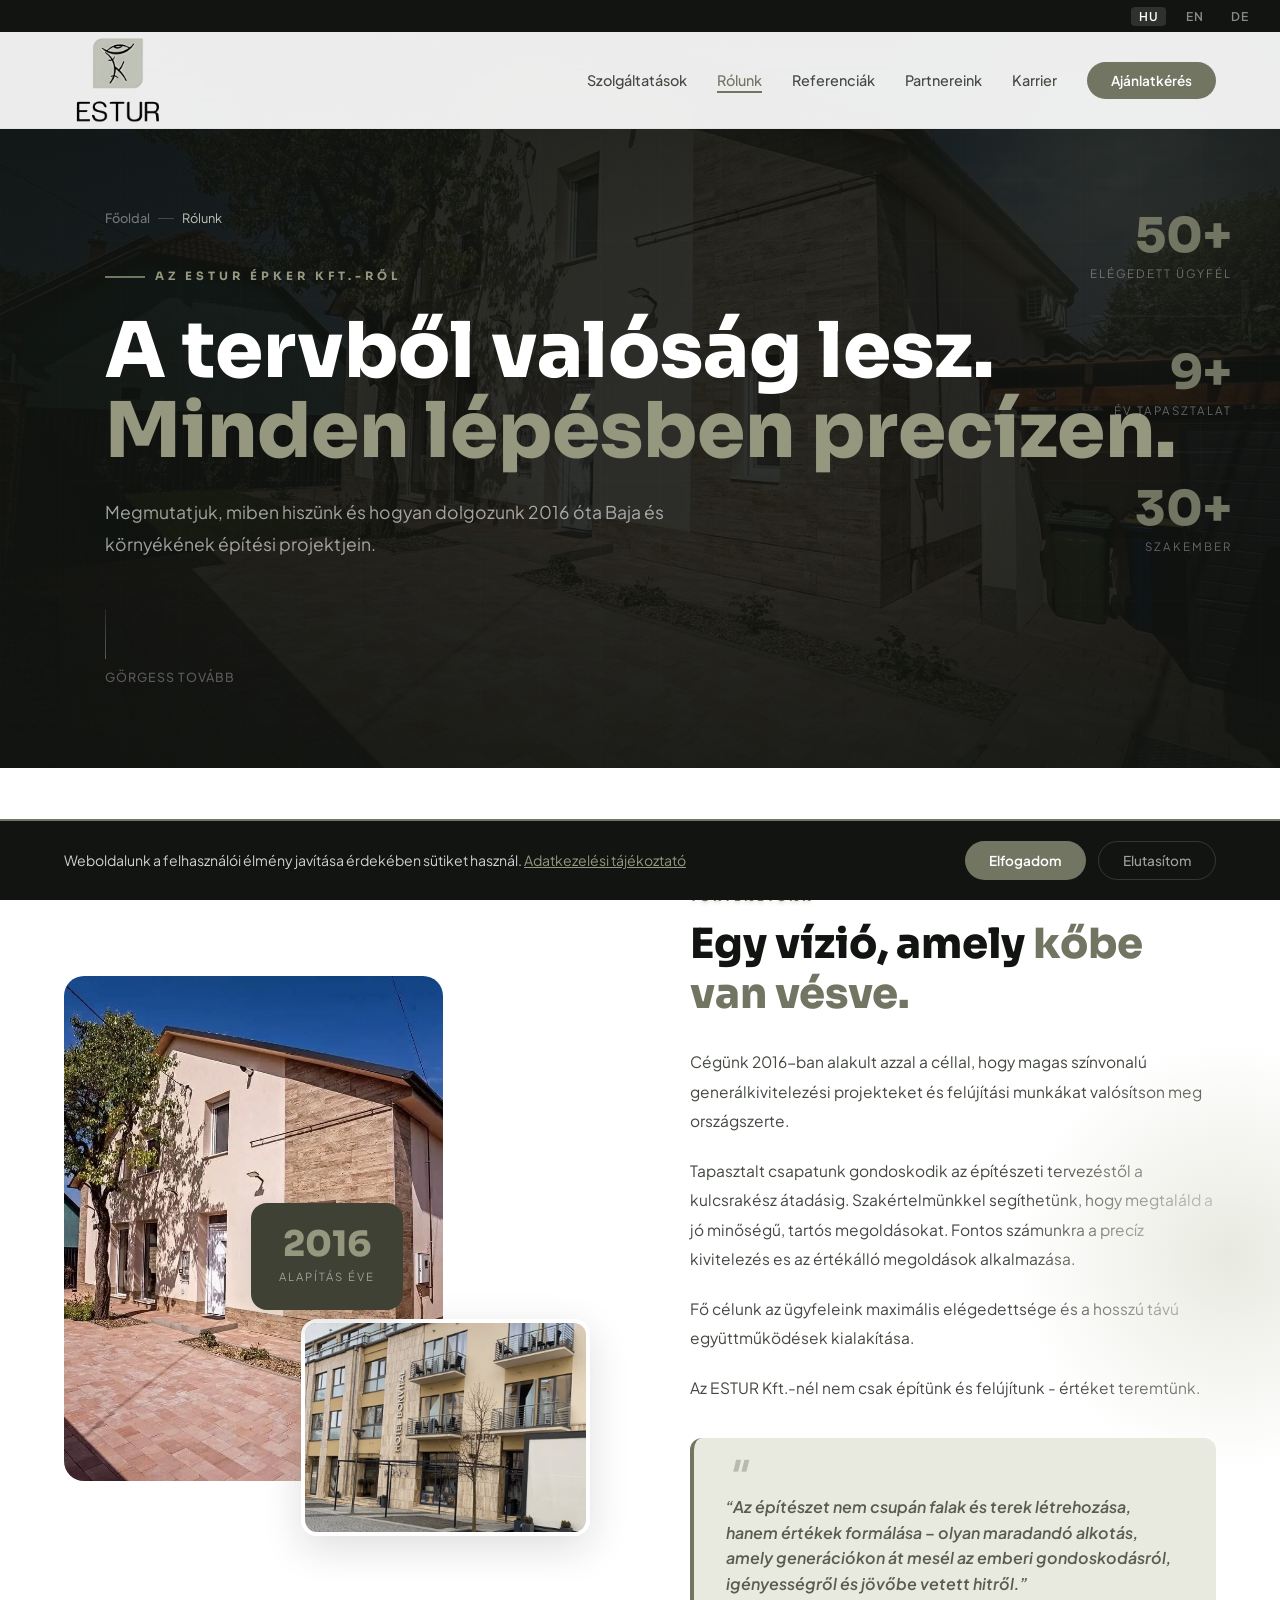
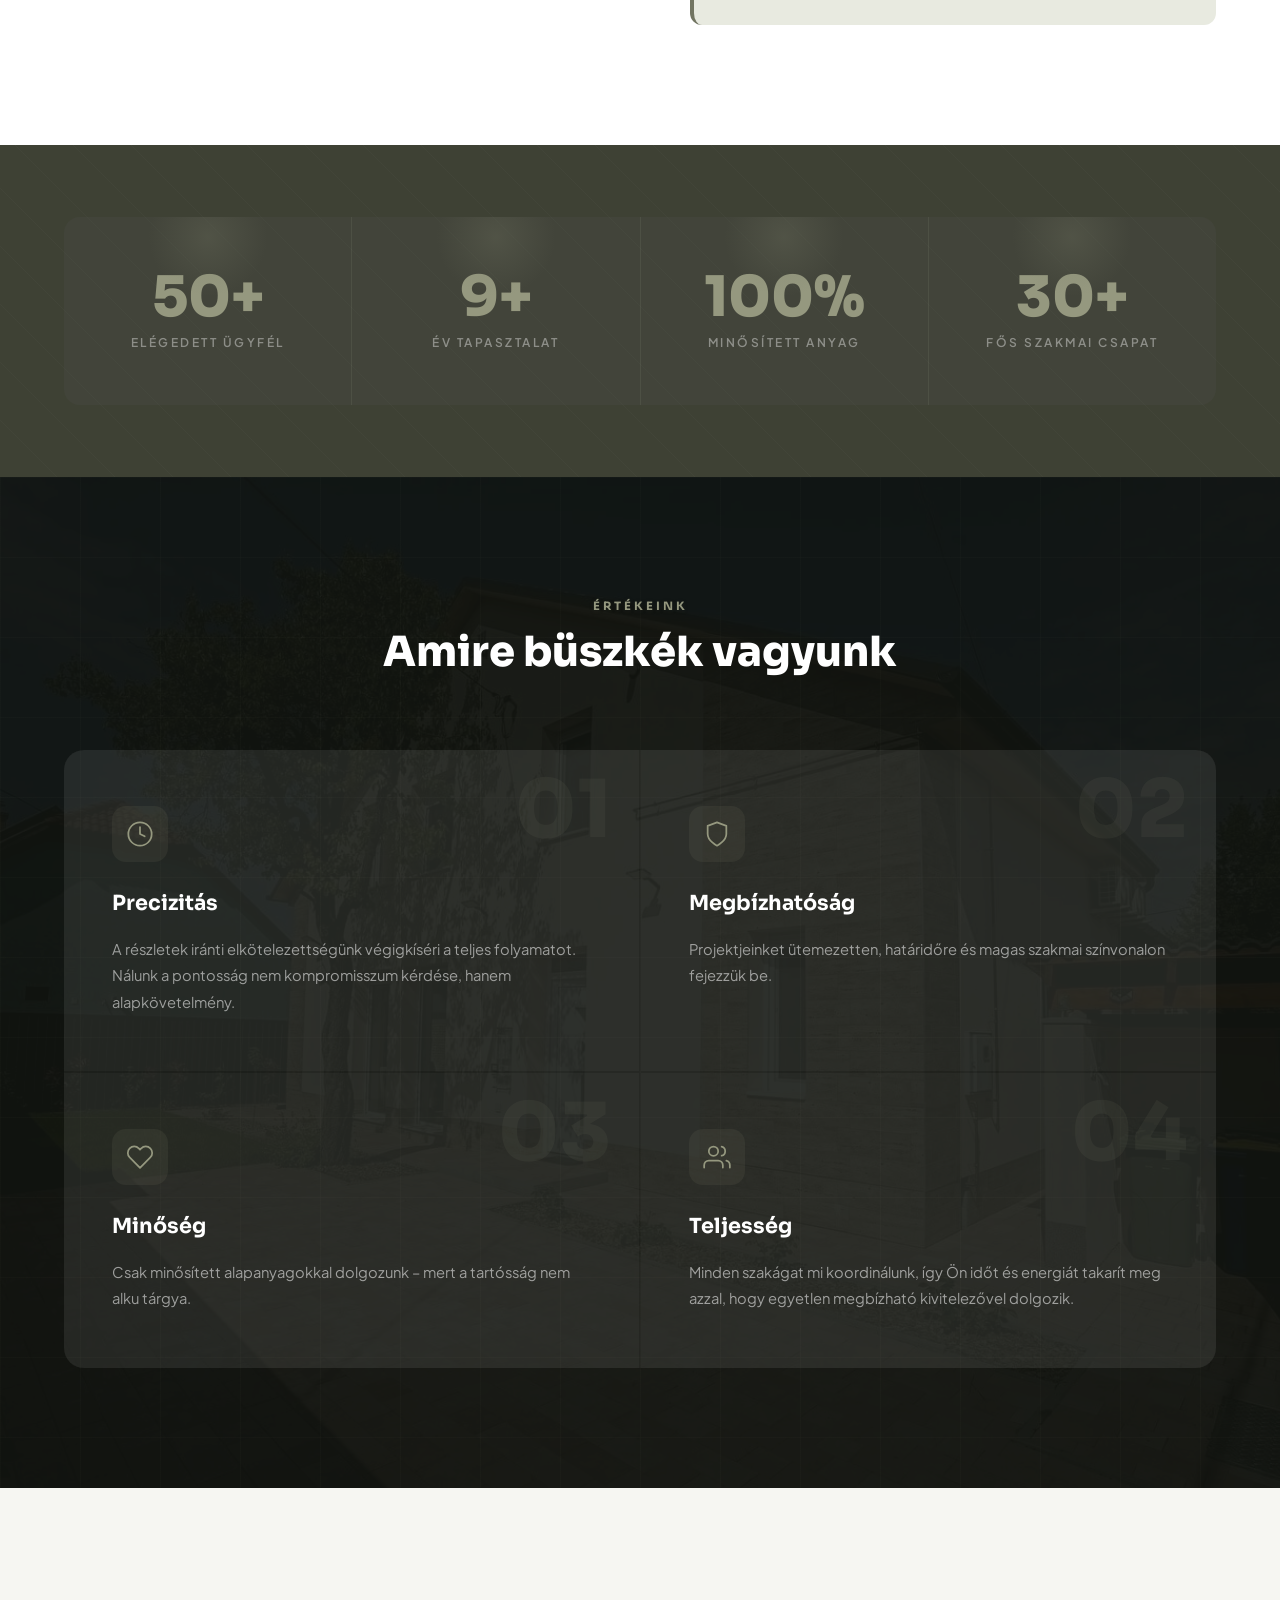
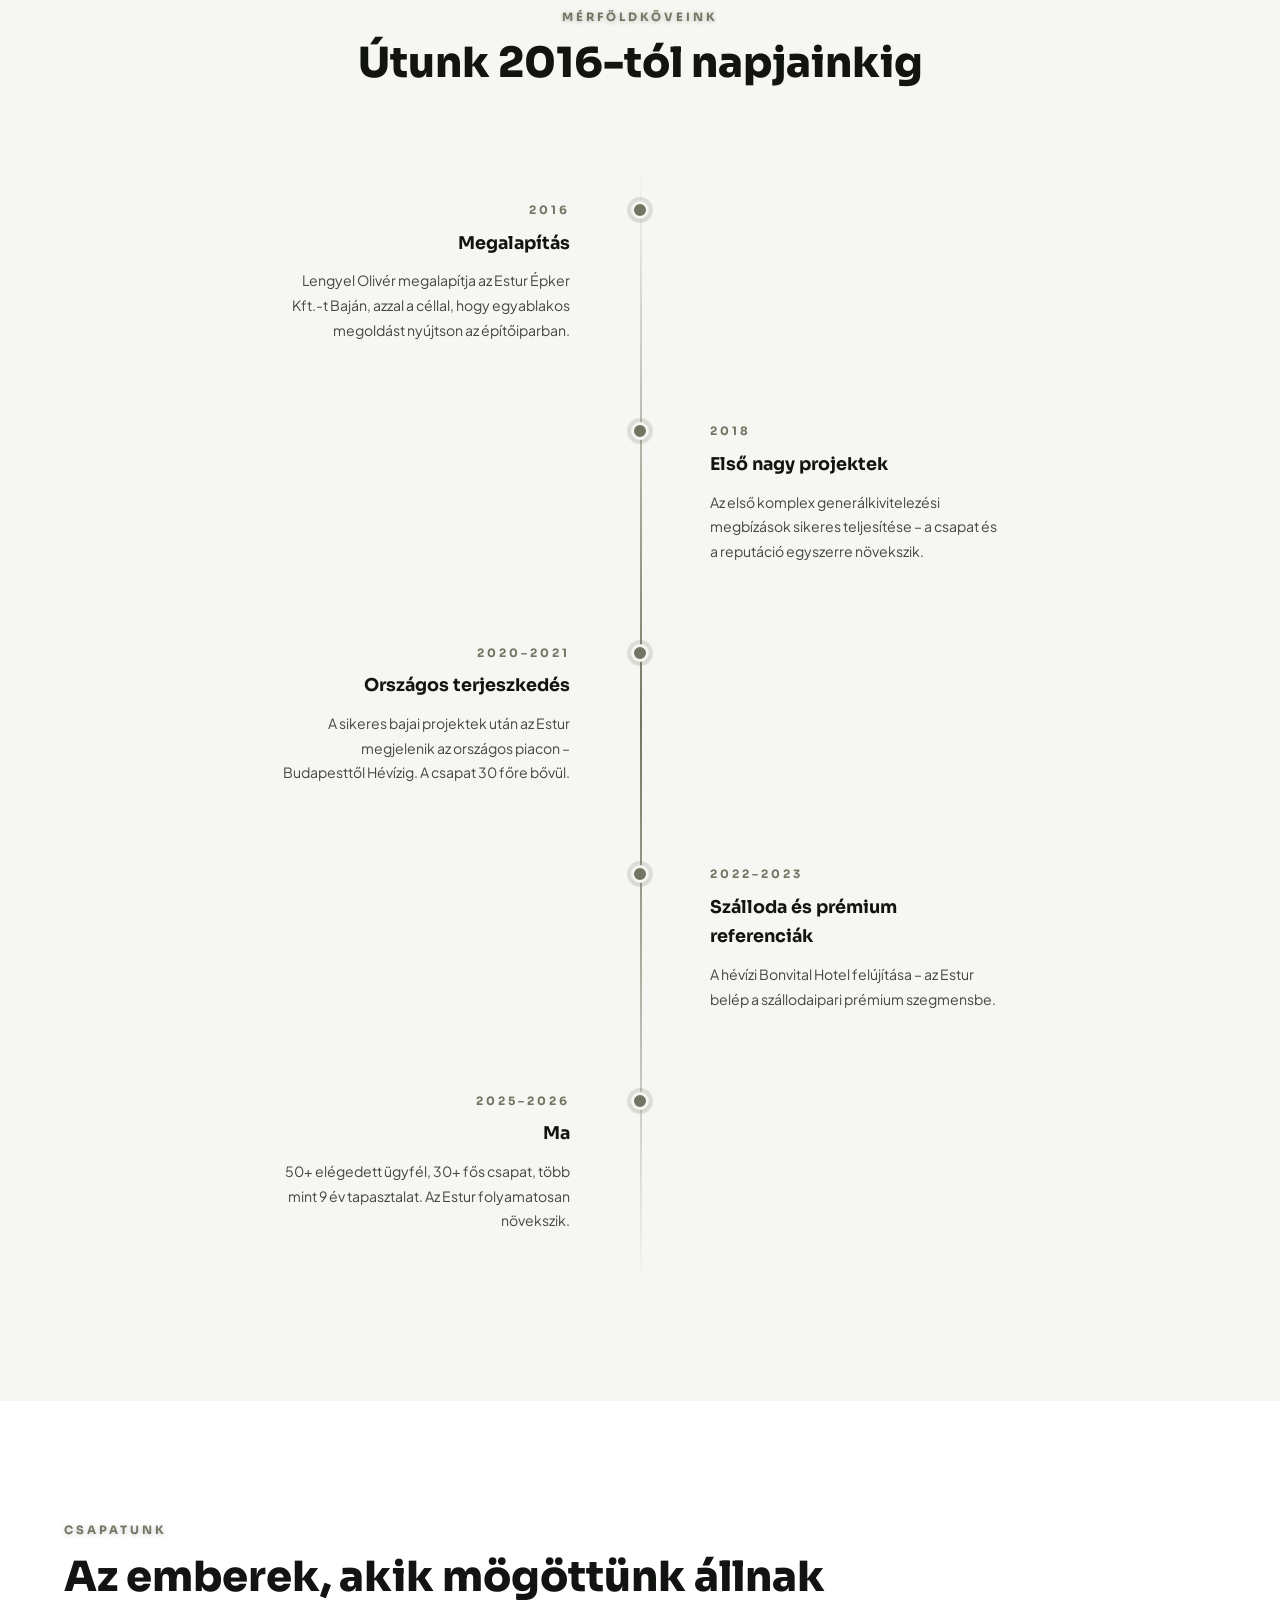
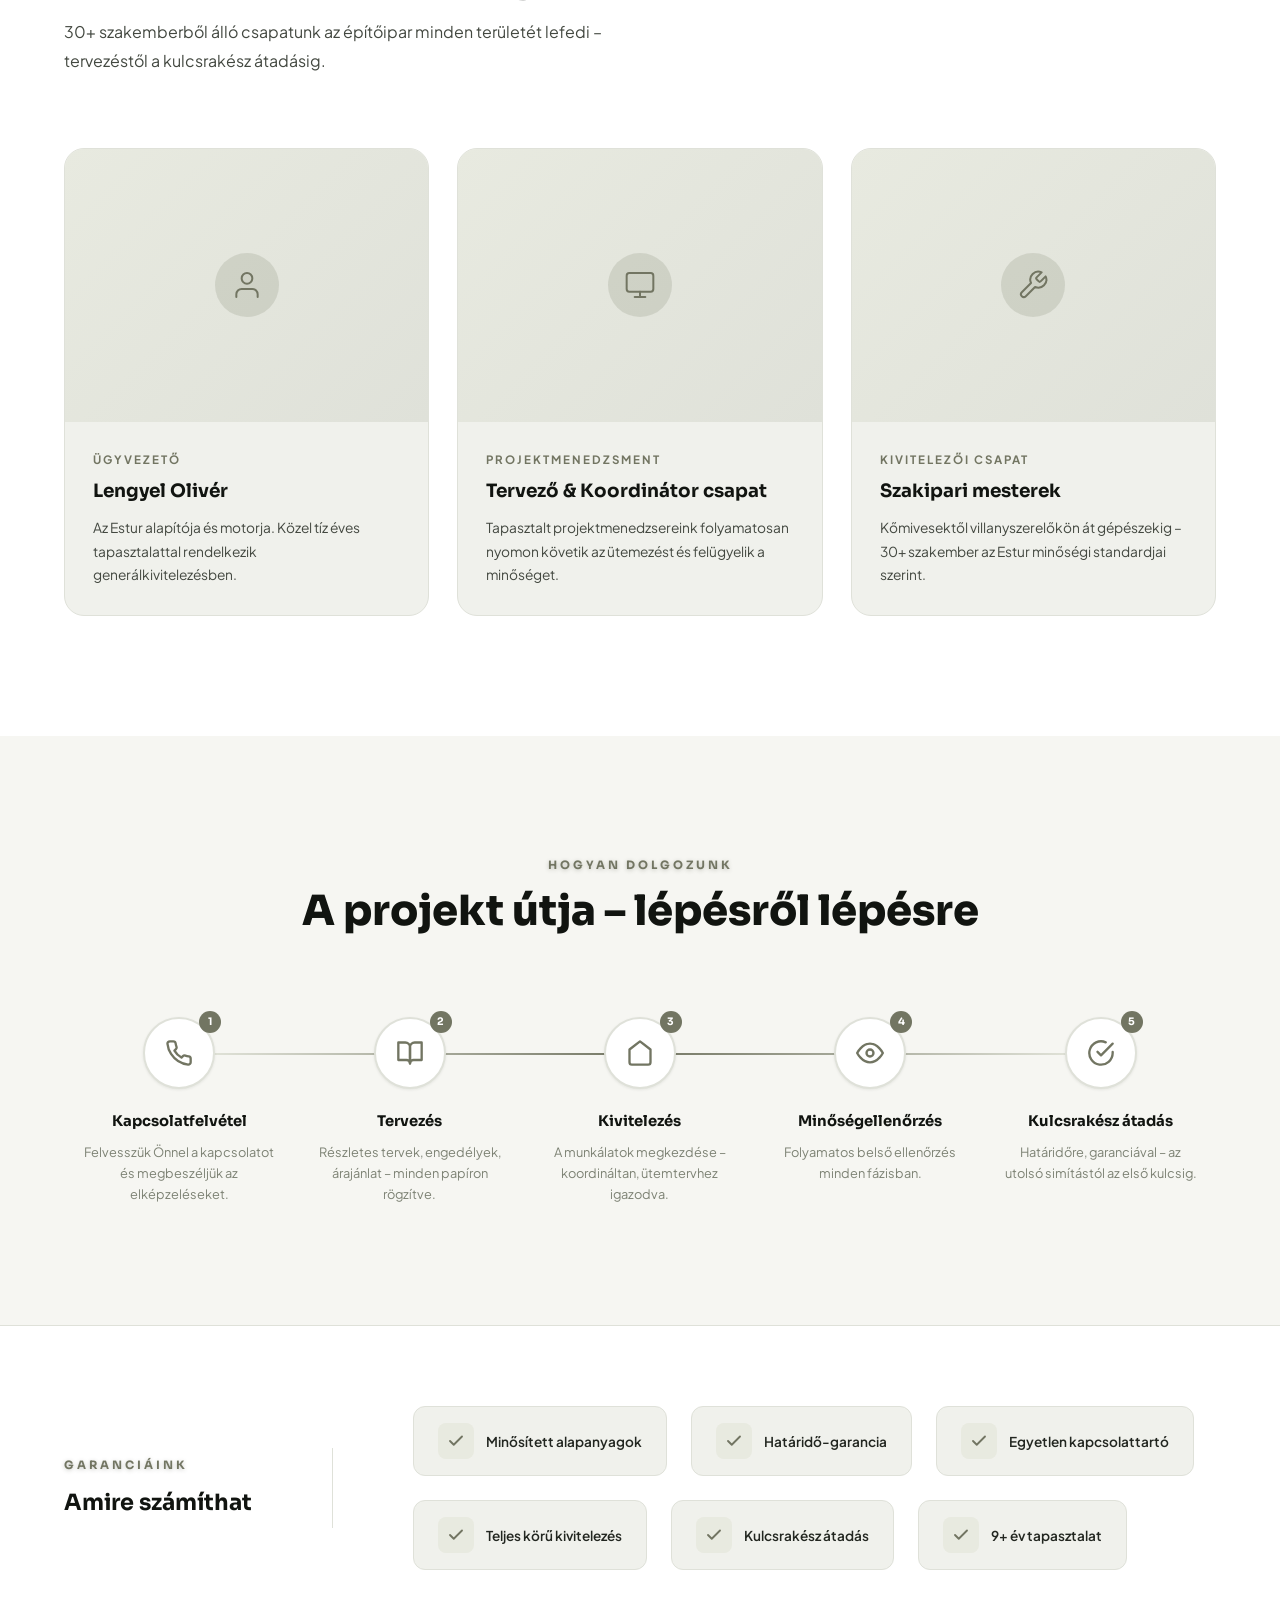
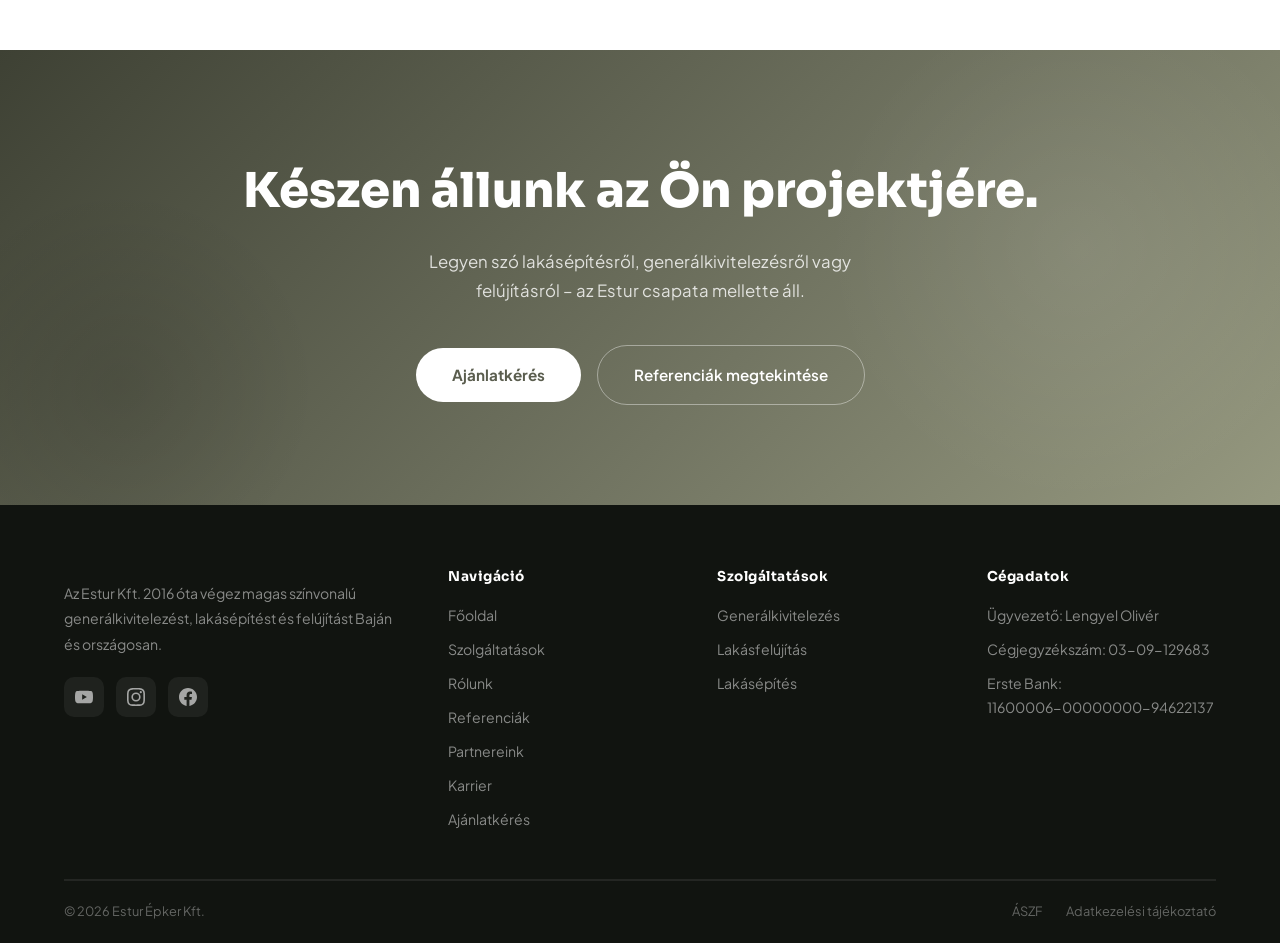
<file: rolunk.html>
<!DOCTYPE html>
<html lang="hu">
<head>
<meta charset="UTF-8">
<meta name="viewport" content="width=device-width, initial-scale=1.0">
<title>Rólunk | Estur Épker Kft. — Baja</title>
<meta name="description" content="Az Estur Épker Kft. 2016 óta épít, felújít és ad át kulcsrakészen. Ismerd meg csapatunkat, értékeinket és történetünket.">
<link rel="preconnect" href="https://fonts.googleapis.com">
<link rel="preconnect" href="https://fonts.gstatic.com" crossorigin>
<link href="https://fonts.googleapis.com/css2?family=Sora:wght@300;400;600;700;800&family=Plus+Jakarta+Sans:wght@300;400;500;600;700&display=swap" rel="stylesheet">
<link rel="stylesheet" href="assets/css/estur.css">
<style>
/* ══ ANIMATIONS ══ */
@keyframes fadeUp{from{opacity:0;transform:translateY(40px)}to{opacity:1;transform:translateY(0)}}
@keyframes fadeIn{from{opacity:0}to{opacity:1}}
@keyframes float{0%,100%{transform:translateY(0)}50%{transform:translateY(-10px)}}
@keyframes pulse{0%,100%{opacity:1}50%{opacity:.4}}
@keyframes lineGrow{from{transform:scaleY(0)}to{transform:scaleY(1)}}
@keyframes slideFromLeft{from{opacity:0;transform:translateX(-60px)}to{opacity:1;transform:translateX(0)}}
@keyframes slideFromRight{from{opacity:0;transform:translateX(60px)}to{opacity:1;transform:translateX(0)}}

.reveal-left{opacity:0;transform:translateX(-50px);transition:opacity .8s ease,transform .8s ease}
.reveal-left.visible{opacity:1;transform:translateX(0)}
.reveal-right{opacity:0;transform:translateX(50px);transition:opacity .8s ease,transform .8s ease}
.reveal-right.visible{opacity:1;transform:translateX(0)}
.reveal-scale{opacity:0;transform:scale(.9);transition:opacity .8s ease,transform .8s ease}
.reveal-scale.visible{opacity:1;transform:scale(1)}

/* ══ PAGE HERO ══ */
.nav-inner{display:flex;align-items:center;justify-content:space-between;height:96px;max-width:1200px;margin:0 auto;padding:0 24px}
.page-hero{min-height:70vh;display:flex;align-items:center;position:relative;overflow:hidden;padding-top:128px;background:var(--gray-900)}
.page-hero-bg{position:absolute;inset:0;background:url('assets/images/hero.webp') center/cover no-repeat;opacity:.12}
.page-hero-grid-overlay{position:absolute;inset:0;background-image:linear-gradient(rgba(114,117,98,.06) 1px,transparent 1px),linear-gradient(90deg,rgba(114,117,98,.06) 1px,transparent 1px);background-size:60px 60px;opacity:.6}
.page-hero-vignette{position:absolute;inset:0;background:radial-gradient(ellipse at 60% 50%,transparent 30%,rgba(17,20,16,.8) 100%)}
.page-hero-glow{position:absolute;top:-100px;right:-100px;width:500px;height:500px;background:radial-gradient(circle,rgba(114,117,98,.2) 0%,transparent 70%);animation:float 8s ease-in-out infinite}
.page-hero-content{position:relative;z-index:2;padding:80px 0}
.breadcrumb{display:flex;align-items:center;gap:8px;font-size:.8rem;color:rgba(255,255,255,.4);margin-bottom:28px}
.breadcrumb a{color:rgba(255,255,255,.4);text-decoration:none;transition:var(--tr)}.breadcrumb a:hover{color:var(--sage-light)}
.breadcrumb-sep{width:16px;height:1px;background:rgba(255,255,255,.2)}
.breadcrumb-current{color:var(--sage-light)}
.hero-overline{display:inline-flex;align-items:center;gap:10px;margin-bottom:24px}
.hero-overline-line{width:40px;height:2px;background:var(--sage)}
.hero-overline-text{font-family:var(--font-h);font-size:.72rem;font-weight:700;letter-spacing:4px;text-transform:uppercase;color:var(--sage-light)}
.page-hero h1{font-family:var(--font-h);font-size:clamp(2.8rem,6vw,5rem);font-weight:800;color:white;line-height:1.05;margin-bottom:24px}
.page-hero h1 em{font-style:normal;color:var(--sage-light);display:block}
.page-hero-desc{font-size:1.1rem;color:rgba(255,255,255,.6);line-height:1.85;max-width:560px;margin-bottom:48px}
.hero-scroll-cue{display:flex;flex-direction:column;align-items:flex-start;gap:8px;color:rgba(255,255,255,.3);font-size:.78rem;font-weight:500;letter-spacing:1px;text-transform:uppercase}
.scroll-line{width:1px;height:50px;background:linear-gradient(to bottom,rgba(255,255,255,.1),rgba(255,255,255,.3));animation:pulse 2s ease-in-out infinite}
.hero-side-stat{position:absolute;right:0;top:50%;transform:translateY(-50%);display:flex;flex-direction:column;gap:32px;padding-right:48px;z-index:2}
.side-stat-item{text-align:right}
.side-stat-num{font-family:var(--font-h);font-size:3rem;font-weight:800;color:var(--sage);line-height:1}
.side-stat-label{font-size:.72rem;color:rgba(255,255,255,.35);text-transform:uppercase;letter-spacing:2px;margin-top:4px}
.side-stat-divider{width:100%;height:1px;background:rgba(255,255,255,.06)}

/* ══ STORY SECTION ══ */
.story-section{padding:120px 0;background:var(--white);position:relative;overflow:hidden}
.story-section::after{content:'';position:absolute;right:-200px;top:50%;width:500px;height:500px;background:radial-gradient(circle,var(--sage-subtle) 0%,transparent 60%);transform:translateY(-50%);pointer-events:none}
.story-grid{display:grid;grid-template-columns:1fr 1fr;gap:100px;align-items:center}
.story-left{position:relative}
.story-img-stack{position:relative;height:560px}
.story-img-main{position:absolute;top:0;left:0;width:72%;aspect-ratio:3/4;border-radius:20px;overflow:hidden;box-shadow:var(--shadow-xl)}
.story-img-main img{width:100%;height:100%;object-fit:cover}
.story-img-secondary{position:absolute;bottom:0;right:0;width:55%;aspect-ratio:4/3;border-radius:16px;overflow:hidden;box-shadow:var(--shadow-lg);border:4px solid var(--white)}
.story-img-secondary img{width:100%;height:100%;object-fit:cover}
.story-year-badge{position:absolute;top:50%;left:50%;transform:translate(-50%,-50%);background:var(--sage-deeper);color:white;border-radius:16px;padding:24px 28px;text-align:center;box-shadow:var(--shadow-lg);z-index:3;white-space:nowrap}
.story-year{font-family:var(--font-h);font-size:2.2rem;font-weight:800;color:var(--sage-light);line-height:1}
.story-year-label{font-size:.7rem;color:rgba(255,255,255,.5);text-transform:uppercase;letter-spacing:2px;margin-top:4px}
.story-right .section-label{font-family:var(--font-h);font-size:.72rem;font-weight:700;letter-spacing:3px;text-transform:uppercase;color:var(--sage);margin-bottom:12px}
.story-right h2{font-family:var(--font-h);font-size:clamp(1.8rem,3.5vw,2.6rem);font-weight:800;color:var(--gray-900);line-height:1.2;margin-bottom:28px}
.story-right h2 span{color:var(--sage)}
.story-body p{color:var(--gray-600);line-height:1.9;margin-bottom:20px;font-size:.97rem}
.story-body strong{color:var(--gray-800)}
.story-highlight{margin-top:36px;padding:28px 32px;background:var(--sage-subtle);border-radius:var(--radius);border-left:4px solid var(--sage)}
.story-highlight p{color:var(--sage-dark);font-weight:600;font-size:1rem;line-height:1.6;margin:0;font-style:italic}
.story-highlight p::before{content:'"';font-family:var(--font-h);font-size:2.5rem;color:var(--sage);opacity:.4;line-height:.5;display:block;margin-bottom:8px}

/* ══ TIMELINE ══ */
.timeline-section{padding:120px 0;background:var(--cream);position:relative;overflow:hidden}
.timeline-header{text-align:center;margin-bottom:80px}
.timeline-header .section-label{font-family:var(--font-h);font-size:.72rem;font-weight:700;letter-spacing:3px;text-transform:uppercase;color:var(--sage);margin-bottom:12px}
.timeline-header h2{font-family:var(--font-h);font-size:clamp(1.8rem,3.5vw,2.6rem);font-weight:800;color:var(--gray-900);line-height:1.2}
.timeline{position:relative;max-width:800px;margin:0 auto}
.timeline::before{content:'';position:absolute;left:50%;top:0;bottom:0;width:2px;background:linear-gradient(to bottom,transparent,var(--sage),transparent);transform:translateX(-50%);transform-origin:top;animation:lineGrow 2s ease forwards}
.tl-item{display:grid;grid-template-columns:1fr 60px 1fr;gap:0;margin-bottom:0;position:relative}
.tl-item:nth-child(even) .tl-content{grid-column:3;text-align:left}
.tl-item:nth-child(even) .tl-void{grid-column:1;grid-row:1}
.tl-item:nth-child(odd) .tl-content{grid-column:1;text-align:right}
.tl-content{padding:32px 40px 48px;position:relative}
.tl-dot{grid-column:2;display:flex;align-items:flex-start;justify-content:center;padding-top:32px;position:relative;z-index:2}
.tl-dot-inner{width:18px;height:18px;border-radius:50%;background:var(--sage);border:3px solid var(--cream);box-shadow:0 0 0 4px var(--sage-glow),var(--shadow-sm);transition:var(--tr)}
.tl-item:hover .tl-dot-inner{transform:scale(1.4);background:var(--sage-dark)}
.tl-year{font-family:var(--font-h);font-size:.72rem;font-weight:700;letter-spacing:3px;color:var(--sage);text-transform:uppercase;margin-bottom:8px}
.tl-title{font-family:var(--font-h);font-size:1.1rem;font-weight:700;color:var(--gray-900);margin-bottom:10px}
.tl-text{font-size:.88rem;color:var(--gray-600);line-height:1.75}

/* ══ VALUES / PILLARS ══ */
.values-section{padding:120px 0;background:var(--gray-900);position:relative;overflow:hidden}
.values-section::before{content:'';position:absolute;inset:0;background:url('assets/images/hero.webp') center/cover no-repeat;opacity:.04}
.values-grid-pattern{position:absolute;inset:0;background-image:linear-gradient(rgba(114,117,98,.04) 1px,transparent 1px),linear-gradient(90deg,rgba(114,117,98,.04) 1px,transparent 1px);background-size:80px 80px}
.values-inner{position:relative;z-index:1}
.values-header{text-align:center;margin-bottom:72px}
.values-header .section-label{font-family:var(--font-h);font-size:.72rem;font-weight:700;letter-spacing:3px;text-transform:uppercase;color:var(--sage-light);margin-bottom:12px}
.values-header h2{font-family:var(--font-h);font-size:clamp(1.8rem,3.5vw,2.6rem);font-weight:800;color:white;line-height:1.2}
.values-cards{display:grid;grid-template-columns:repeat(2,1fr);gap:2px;background:rgba(255,255,255,.05);border-radius:20px;overflow:hidden}
.value-card{background:rgba(255,255,255,.03);padding:56px 48px;position:relative;overflow:hidden;transition:var(--tr)}
.value-card::before{content:'';position:absolute;inset:0;background:linear-gradient(135deg,rgba(114,117,98,.08) 0%,transparent 60%);opacity:0;transition:var(--tr)}
.value-card:hover{background:rgba(255,255,255,.06)}.value-card:hover::before{opacity:1}
.value-card-num{font-family:var(--font-h);font-size:5rem;font-weight:800;color:var(--sage);opacity:.12;position:absolute;top:20px;right:28px;line-height:1;pointer-events:none;transition:var(--tr)}
.value-card:hover .value-card-num{opacity:.22;transform:scale(1.05)}
.value-icon{width:56px;height:56px;background:rgba(114,117,98,.15);border-radius:14px;display:flex;align-items:center;justify-content:center;margin-bottom:24px;transition:var(--tr)}
.value-card:hover .value-icon{background:rgba(114,117,98,.3);transform:scale(1.05)}
.value-icon svg{width:28px;height:28px;color:var(--sage-light)}
.value-card h3{font-family:var(--font-h);font-size:1.3rem;font-weight:700;color:white;margin-bottom:14px}
.value-card p{color:rgba(255,255,255,.55);line-height:1.8;font-size:.92rem}
.value-bottom-line{position:absolute;bottom:0;left:0;right:0;height:2px;background:linear-gradient(90deg,var(--sage),var(--sage-light));transform:scaleX(0);transform-origin:left;transition:var(--tr)}
.value-card:hover .value-bottom-line{transform:scaleX(1)}

/* ══ TEAM / LEADERSHIP ══ */
.team-section{padding:120px 0;background:var(--white)}
.team-header{margin-bottom:72px}
.team-header .section-label{font-family:var(--font-h);font-size:.72rem;font-weight:700;letter-spacing:3px;text-transform:uppercase;color:var(--sage);margin-bottom:12px}
.team-header h2{font-family:var(--font-h);font-size:clamp(1.8rem,3.5vw,2.6rem);font-weight:800;color:var(--gray-900);line-height:1.2;margin-bottom:16px}
.team-header p{color:var(--gray-600);max-width:540px;line-height:1.8}
.team-grid{display:grid;grid-template-columns:repeat(3,1fr);gap:28px}
.team-card{background:var(--gray-50);border-radius:20px;overflow:hidden;transition:var(--tr);border:1px solid var(--gray-100)}
.team-card:hover{transform:translateY(-6px);box-shadow:var(--shadow-lg);border-color:var(--sage-light)}
.team-card-img{aspect-ratio:4/3;overflow:hidden;position:relative;background:var(--sage-subtle)}
.team-card-img-placeholder{width:100%;height:100%;display:flex;flex-direction:column;align-items:center;justify-content:center;gap:12px;background:linear-gradient(135deg,var(--sage-subtle),var(--gray-100))}
.team-placeholder-icon{width:64px;height:64px;background:var(--sage-glow);border-radius:50%;display:flex;align-items:center;justify-content:center}
.team-placeholder-icon svg{width:32px;height:32px;color:var(--sage)}
.team-card-body{padding:28px}
.team-card-role{font-size:.72rem;font-weight:700;letter-spacing:2px;text-transform:uppercase;color:var(--sage);margin-bottom:6px}
.team-card h3{font-family:var(--font-h);font-size:1.15rem;font-weight:700;color:var(--gray-900);margin-bottom:10px}
.team-card p{font-size:.86rem;color:var(--gray-600);line-height:1.7}

/* ══ STATS STRIP ══ */
.stats-strip{background:var(--sage-deeper);padding:72px 0;position:relative;overflow:hidden}
.stats-strip::before{content:'';position:absolute;inset:0;background-image:repeating-linear-gradient(45deg,transparent,transparent 40px,rgba(255,255,255,.02) 40px,rgba(255,255,255,.02) 41px)}
.stats-inner{display:grid;grid-template-columns:repeat(4,1fr);gap:1px;background:rgba(255,255,255,.08);border-radius:16px;overflow:hidden;position:relative;z-index:1}
.stat-item{background:rgba(0,0,0,.15);padding:52px 32px;text-align:center;position:relative;overflow:hidden;transition:var(--tr)}
.stat-item:hover{background:rgba(0,0,0,.25)}
.stat-glow{position:absolute;top:-40px;left:50%;transform:translateX(-50%);width:120px;height:120px;background:radial-gradient(circle,rgba(114,117,98,.3) 0%,transparent 70%);pointer-events:none}
.stat-num{font-family:var(--font-h);font-size:3.5rem;font-weight:800;color:var(--sage-light);line-height:1;margin-bottom:8px}
.stat-label{font-size:.75rem;color:rgba(255,255,255,.4);text-transform:uppercase;letter-spacing:2.5px;font-weight:600}

/* ══ PROCESS ══ */
.process-section{padding:120px 0;background:var(--cream);position:relative;overflow:hidden}
.process-header{text-align:center;margin-bottom:80px}
.process-header .section-label{font-family:var(--font-h);font-size:.72rem;font-weight:700;letter-spacing:3px;text-transform:uppercase;color:var(--sage);margin-bottom:12px}
.process-header h2{font-family:var(--font-h);font-size:clamp(1.8rem,3.5vw,2.6rem);font-weight:800;color:var(--gray-900);line-height:1.2}
.process-steps{display:grid;grid-template-columns:repeat(5,1fr);gap:0;position:relative}
.process-steps::before{content:'';position:absolute;top:36px;left:10%;right:10%;height:2px;background:linear-gradient(90deg,var(--sage-subtle),var(--sage),var(--sage-subtle));z-index:0}
.process-step{text-align:center;padding:0 16px;position:relative;z-index:1}
.step-circle{width:72px;height:72px;border-radius:50%;background:var(--white);border:2px solid var(--gray-100);display:flex;align-items:center;justify-content:center;margin:0 auto 20px;transition:var(--tr);position:relative;box-shadow:var(--shadow-sm)}
.step-circle::after{content:'';position:absolute;inset:-4px;border-radius:50%;border:2px solid var(--sage);opacity:0;transform:scale(.85);transition:var(--tr)}
.process-step:hover .step-circle{background:var(--sage);border-color:var(--sage);transform:scale(1.1);box-shadow:0 8px 24px var(--sage-glow)}
.process-step:hover .step-circle::after{opacity:1;transform:scale(1)}
.step-circle svg{width:28px;height:28px;color:var(--sage);transition:var(--tr)}
.process-step:hover .step-circle svg{color:white}
.step-num{position:absolute;top:-8px;right:-8px;width:22px;height:22px;background:var(--sage);border-radius:50%;font-family:var(--font-h);font-size:.65rem;font-weight:700;color:white;display:flex;align-items:center;justify-content:center}
.step-title{font-family:var(--font-h);font-size:.92rem;font-weight:700;color:var(--gray-900);margin-bottom:8px}
.step-text{font-size:.8rem;color:var(--gray-400);line-height:1.65}

/* ══ CERTIFICATIONS ══ */
.certs-section{padding:80px 0;background:var(--white);border-top:1px solid var(--gray-100)}
.certs-inner{display:flex;align-items:center;gap:80px}
.certs-label{flex-shrink:0}
.certs-label .section-label{font-family:var(--font-h);font-size:.72rem;font-weight:700;letter-spacing:3px;text-transform:uppercase;color:var(--sage);margin-bottom:8px}
.certs-label h3{font-family:var(--font-h);font-size:1.4rem;font-weight:700;color:var(--gray-900)}
.certs-divider{width:1px;height:80px;background:var(--gray-100);flex-shrink:0}
.certs-items{display:flex;flex-wrap:wrap;gap:24px;flex:1}
.cert-item{display:flex;align-items:center;gap:12px;padding:16px 24px;background:var(--gray-50);border-radius:var(--radius);border:1px solid var(--gray-100);transition:var(--tr)}
.cert-item:hover{border-color:var(--sage);box-shadow:var(--shadow-sm)}
.cert-check{width:36px;height:36px;background:var(--sage-subtle);border-radius:8px;display:flex;align-items:center;justify-content:center;flex-shrink:0}
.cert-check svg{width:18px;height:18px;color:var(--sage)}
.cert-text{font-size:.85rem;font-weight:600;color:var(--gray-800)}

/* ══ CTA ══ */
.cta-section{padding:100px 0;background:linear-gradient(135deg,var(--sage-deeper) 0%,var(--sage) 60%,var(--sage-light) 100%);position:relative;overflow:hidden}
.cta-section::before{content:'';position:absolute;top:-100px;right:-100px;width:600px;height:600px;background:radial-gradient(circle,rgba(255,255,255,.07) 0%,transparent 60%);border-radius:50%}
.cta-section::after{content:'';position:absolute;bottom:-80px;left:-80px;width:400px;height:400px;background:radial-gradient(circle,rgba(0,0,0,.1) 0%,transparent 70%);border-radius:50%}
.cta-inner{text-align:center;position:relative;z-index:1}
.cta-inner h2{font-family:var(--font-h);font-size:clamp(1.8rem,4vw,3rem);font-weight:800;color:white;margin-bottom:16px}
.cta-inner p{color:rgba(255,255,255,.8);font-size:1.05rem;margin-bottom:40px;max-width:500px;margin-left:auto;margin-right:auto}
.cta-btns{display:flex;align-items:center;justify-content:center;gap:16px;flex-wrap:wrap}
.btn-ghost-white{display:inline-flex;align-items:center;gap:8px;background:transparent;color:white;padding:16px 36px;border-radius:50px;text-decoration:none;font-weight:600;font-size:.95rem;border:1.5px solid rgba(255,255,255,.4);transition:var(--tr)}
.btn-ghost-white:hover{background:rgba(255,255,255,.1);border-color:white}

/* ══ RESPONSIVE ══ */
@media(max-width:968px){
  .story-grid{grid-template-columns:1fr;gap:60px}
  .story-img-stack{height:400px}
  .hero-side-stat{display:none}
  .values-cards{grid-template-columns:1fr}
  .team-grid{grid-template-columns:1fr 1fr}
  .process-steps{grid-template-columns:1fr 1fr;gap:32px}
  .process-steps::before{display:none}
  .stats-inner{grid-template-columns:1fr 1fr}
  .certs-inner{flex-direction:column;align-items:flex-start;gap:32px}
  .certs-divider{display:none}
  .tl-item{grid-template-columns:1fr 40px 1fr}
  .tl-content{padding:24px 20px 40px}
}
@media(max-width:640px){
  .page-hero h1{font-size:2.4rem}
  .story-img-stack{height:300px}
  .story-img-secondary{display:none}
  .story-img-main{width:100%}
  .team-grid{grid-template-columns:1fr}
  .process-steps{grid-template-columns:1fr}
  .stats-inner{grid-template-columns:1fr 1fr}
  .cta-btns{flex-direction:column}
  .tl-item{grid-template-columns:32px 1fr}
  .tl-item:nth-child(even) .tl-content{grid-column:2;text-align:left}
  .tl-item:nth-child(even) .tl-void{display:none}
  .tl-item:nth-child(odd) .tl-content{grid-column:2;text-align:left}
  .tl-dot{grid-column:1;padding-top:28px}
  .timeline::before{left:16px;transform:none}
}
</style>
</head>
<body>

<div class="lang-bar">
  <button class="lang-btn active" onclick="setLang('hu')">HU</button>
  <button class="lang-btn" onclick="setLang('en')">EN</button>
  <button class="lang-btn" onclick="setLang('de')">DE</button>
</div>

<nav class="navbar" id="navbar"><div class="nav-inner">
  <a href="index.html" class="nav-logo"><img src="assets/images/logo.png" alt="Estur Épker Kft."></a>
  <ul class="nav-links">
    <li><a href="szolgaltatasok.html" data-hu="Szolgáltatások" data-en="Services" data-de="Leistungen">Szolgáltatások</a></li>
    <li><a href="rolunk.html" class="active" data-hu="Rólunk" data-en="About Us" data-de="Über uns">Rólunk</a></li>
    <li><a href="referenciak.html" data-hu="Referenciák" data-en="References" data-de="Referenzen">Referenciák</a></li>
    <li><a href="partnereink.html" data-hu="Partnereink" data-en="Partners" data-de="Partner">Partnereink</a></li>
    
    <li><a href="karrier.html" data-hu="Karrier" data-en="Careers" data-de="Karriere">Karrier</a></li>
    <li><a href="ajanlatkeres.html" class="nav-cta" data-hu="Ajánlatkérés" data-en="Get a Quote" data-de="Angebot">Ajánlatkérés</a></li>
  </ul>
  <button class="hamburger" id="hamburger" aria-label="Menü" aria-expanded="false">
    <span class="bar"></span><span class="bar"></span><span class="bar"></span>
  </button>
</div></nav>

<div class="mobile-menu" id="mobileMenu" aria-hidden="true">
  <div class="mobile-menu-inner">
    <button class="mobile-close" id="mobileClose" aria-label="Bezárás" onclick="closeMobile()">
      <span></span><span></span>
    </button>
    <nav class="mobile-nav-items">
      <a class="mobile-nav-item" href="index.html" onclick="closeMobile()">
        <span class="mobile-nav-num">01</span>
        <span class="mobile-nav-label" data-hu="Főoldal" data-en="Home" data-de="Startseite">Főoldal</span>
      </a>
      <a class="mobile-nav-item" href="szolgaltatasok.html" onclick="closeMobile()">
        <span class="mobile-nav-num">02</span>
        <span class="mobile-nav-label" data-hu="Szolgáltatások" data-en="Services" data-de="Leistungen">Szolgáltatások</span>
      </a>
      <a class="mobile-nav-item" href="rolunk.html" onclick="closeMobile()">
        <span class="mobile-nav-num">03</span>
        <span class="mobile-nav-label" data-hu="Rólunk" data-en="About Us" data-de="Über uns">Rólunk</span>
      </a>
      <a class="mobile-nav-item" href="referenciak.html" onclick="closeMobile()">
        <span class="mobile-nav-num">04</span>
        <span class="mobile-nav-label" data-hu="Referenciák" data-en="References" data-de="Referenzen">Referenciák</span>
      </a>
      <a class="mobile-nav-item" href="partnereink.html" onclick="closeMobile()">
        <span class="mobile-nav-num">05</span>
        <span class="mobile-nav-label" data-hu="Partnereink" data-en="Partners" data-de="Partner">Partnereink</span>
      </a>
      
      <a class="mobile-nav-item" href="karrier.html" onclick="closeMobile()">
        <span class="mobile-nav-num">06</span>
        <span class="mobile-nav-label" data-hu="Karrier" data-en="Careers" data-de="Karriere">Karrier</span>
      </a>
    </nav>
    <a href="ajanlatkeres.html" class="mobile-menu-cta" onclick="closeMobile()" data-hu="Ajánlatkérés →" data-en="Get a Quote →" data-de="Angebot →">Ajánlatkérés →</a>
    <div class="mobile-menu-footer">
      <span>Estur Épker Kft.</span>
      <div class="mobile-menu-footer-dot"></div>
      <span>Baja, 2016 óta</span>
    </div>
  </div>
</div>

<section class="page-hero">
  <div class="page-hero-bg"></div>
  <div class="page-hero-grid-overlay"></div>
  <div class="page-hero-vignette"></div>
  <div class="page-hero-glow"></div>
  <div class="container">
    <div class="page-hero-content" style="animation:fadeUp .9s ease forwards">
      <div class="breadcrumb">
        <a href="index.html" data-hu="Főoldal" data-en="Home" data-de="Startseite">Főoldal</a>
        <div class="breadcrumb-sep"></div>
        <span class="breadcrumb-current" data-hu="Rólunk" data-en="About Us" data-de="Über uns">Rólunk</span>
      </div>
      <div class="hero-overline">
        <div class="hero-overline-line"></div>
<span class="hero-overline-text"
data-hu="Az Estur Épker Kft.-ről"
data-en="About Estur Épker Ltd."
data-de="Über die Estur Épker Kft.">
Az Estur Épker Kft.-ről
</span>      </div>
      <h1>
     <span data-hu="A tervből valóság lesz." data-en="Plans become reality." data-de="Pläne werden Realität.">A tervből valóság lesz.</span>
<em data-hu="Minden lépésben precízen." data-en="Precise at every step." data-de="Präzise bei jedem Schritt.">Minden lépésben precízen.</em>
      </h1>
<p class="page-hero-desc"
data-hu="Megmutatjuk, miben hiszünk és hogyan dolgozunk 2016 óta Baja és környékének építési projektjein."
data-en="We show what we believe in and how we’ve been working on construction projects around Baja since 2016."
data-de="Wir zeigen, woran wir glauben und wie wir seit 2016 an Bauprojekten in und um Baja arbeiten.">
Megmutatjuk, miben hiszünk és hogyan dolgozunk 2016 óta Baja és környékének építési projektjein.
</p>      <div class="hero-scroll-cue">
        <div class="scroll-line"></div>
        <span data-hu="Görgess tovább" data-en="Scroll down" data-de="Weiter scrollen">Görgess tovább</span>
      </div>
    </div>
  </div>
  <div class="hero-side-stat" style="animation:fadeIn 1.2s ease .5s forwards;opacity:0">
    <div class="side-stat-item">
      <div class="side-stat-num">50+</div>
      <div class="side-stat-label" data-hu="Elégedett ügyfél" data-en="Happy Clients" data-de="Zufriedene Kunden">Elégedett ügyfél</div>
    </div>
    <div class="side-stat-divider"></div>
    <div class="side-stat-item">
      <div class="side-stat-num">9+</div>
      <div class="side-stat-label" data-hu="Év tapasztalat" data-en="Years Experience" data-de="Jahre Erfahrung">Év tapasztalat</div>
    </div>
    <div class="side-stat-divider"></div>
    <div class="side-stat-item">
      <div class="side-stat-num">30+</div>
      <div class="side-stat-label" data-hu="Szakember" data-en="Specialists" data-de="Fachleute">Szakember</div>
    </div>
  </div>
</section>

<section class="story-section">
  <div class="container">
    <div class="story-grid">
      <div class="story-left reveal-left">
        <div class="story-img-stack">
          <div class="story-img-main"><img src="assets/images/hero.webp" alt="Estur építkezés" loading="lazy"></div>
          <div class="story-img-secondary"><img src="assets/images/Referenciak/Bonvital/imgi_5_8-1.webp" alt="Estur referencia" loading="lazy"></div>
          <div class="story-year-badge">
            <div class="story-year">2016</div>
            <div class="story-year-label" data-hu="Alapítás éve" data-en="Founded" data-de="Gegründet">Alapítás éve</div>
          </div>
        </div>
      </div>
      <div class="story-right reveal-right">
        <div class="section-label" data-hu="Történetünk" data-en="Our Story" data-de="Unsere Geschichte">Történetünk</div>
        <h2 data-hu="Egy vízió, amely <span>kőbe van vésve.</span>" data-en="A vision <span>built in stone.</span>" data-de="Eine Vision, <span>in Stein gemeißelt.</span>">Egy vízió, amely <span>kőbe van vésve.</span></h2>
        <div class="story-body">
          <p data-hu="Cégünk 2016-ban alakult azzal a céllal, hogy magas színvonalú generálkivitelezési projekteket és felújítási munkákat valósítson meg országszerte.
" data-en="<strong>Estur Épker Kft.</strong> was founded in 2016 with the goal of delivering high-quality general contracting projects in Baja and across Hungary. Its founder and managing director, <strong>Lengyel Olivér</strong>, knows every corner of the construction industry from the inside." data-de="Die <strong>Estur Épker Kft.</strong> wurde 2016 gegründet.">Az <strong>Estur Épker Kft.</strong> 2016-ban alakult azzal a céllal, hogy magas színvonalú generálkivitelezési projekteket valósítson meg Baján és szerte az országban. Alapítója és ügyvezetője, <strong>Lengyel Olivér</strong>, az építőipar minden szegletét belülről ismeri.</p>

<p data-hu="Tapasztalt csapatunk gondoskodik az építészeti tervezéstől a kulcsrakész átadásig. Szakértelmünkkel segíthetünk, hogy megtaláld a jó minőségű, tartós megoldásokat.
Fontos számunkra a precíz kivitelezés es az értékálló megoldások alkalmazása." data-en="Our experienced team handles every step from architectural planning to turnkey handover. <strong>One point of contact, full responsibility</strong> – this is our model." data-de="Unser erfahrenes Team kümmert sich um jeden Schritt. <strong>Ein Ansprechpartner, volle Verantwortung</strong>.">Tapasztalt csapatunk gondoskodik az építészeti tervezéstől a kulcsrakész átadásig minden lépésről – kőművestől a villanyszerelőn át a gépészig. <strong>Egyetlen kapcsolattartó, teljes felelősség</strong> – ez a mi modellünk, és ez tesz bennünket egyedivé.</p>
          
<p data-hu="Fő célunk az ügyfeleink maximális elégedettsége és a hosszú távú együttműködések kialakítása.
" data-en="Our main goal is maximum client satisfaction and building long-term partnerships." data-de="Unser Hauptziel ist maximale Kundenzufriedenheit.">Fő célunk az ügyfeleink maximális elégedettsége és a hosszú távú együttműködések kialakítása. Nem véletlenül dolgoznak velünk újra és újra ugyanazok az ügyfelek.</p>

<p data-hu="Az ESTUR Kft.-nél nem csak építünk és felújítunk - értéket teremtünk."
   data-en="At ESTUR Ltd., we don’t just build and renovate – we create value."
   data-de="Bei ESTUR GmbH bauen und renovieren wir nicht nur – wir schaffen Werte.">
   Az ESTUR Kft.-nél nem csak építünk és felújítunk - értéket teremtünk.
</p>

</div>
        <div class="story-highlight">
          <p data-hu="“Az építészet nem csupán falak és terek létrehozása, hanem értékek formálása – olyan maradandó alkotás, amely generációkon át mesél az emberi gondoskodásról, igényességről és jövőbe vetett hitről.”
" data-en="What we promise, we deliver on time, with quality materials, and with a smile." data-de="Was wir versprechen, liefern wir pünktlich, mit Qualitätsmaterialien und mit einem Lächeln.">Amit egyszer megígérünk, azt határidőre, minőségi anyagokkal, és mosolyogva adjuk át.</p>
        </div>
      </div>
    </div>
  </div>
</section>

<div class="stats-strip">
  <div class="container">
    <div class="stats-inner">
      <div class="stat-item reveal"><div class="stat-glow"></div><div class="stat-num">50+</div><div class="stat-label" data-hu="Elégedett ügyfél" data-en="Satisfied Clients" data-de="Zufriedene Kunden">Elégedett ügyfél</div></div>
      <div class="stat-item reveal"><div class="stat-glow"></div><div class="stat-num">9+</div><div class="stat-label" data-hu="Év tapasztalat" data-en="Years Experience" data-de="Jahre Erfahrung">Év tapasztalat</div></div>
      <div class="stat-item reveal"><div class="stat-glow"></div><div class="stat-num">100%</div><div class="stat-label" data-hu="Minősített anyag" data-en="Certified Materials" data-de="Zertifizierte Materialien">Minősített anyag</div></div>
      <div class="stat-item reveal"><div class="stat-glow"></div><div class="stat-num">30+</div><div class="stat-label" data-hu="Fős szakmai csapat" data-en="Team Members" data-de="Teammitglieder">Fős szakmai csapat</div></div>
    </div>
  </div>
</div>

<section class="values-section">
  <div class="values-grid-pattern"></div>
  <div class="container values-inner">
    <div class="values-header reveal">
      <div class="section-label" data-hu="Értékeink" data-en="Our Values" data-de="Unsere Werte">Értékeink</div>
      <h2 data-hu="Amire büszkék vagyunk" data-en="What we stand for" data-de="Wofür wir stehen">Amire büszkék vagyunk</h2>
    </div>
    <div class="values-cards reveal">
      <div class="value-card">
        <div class="value-card-num">01</div>
        <div class="value-icon"><svg viewBox="0 0 24 24" fill="none" stroke="currentColor" stroke-width="1.5" stroke-linecap="round" stroke-linejoin="round"><circle cx="12" cy="12" r="10"/><polyline points="12 6 12 12 16 14"/></svg></div>
        <h3 data-hu="Precizitás" data-en="Precision" data-de="Präzision">Precizitás</h3>
<p 
  data-hu="A részletek iránti elkötelezettségünk végigkíséri a teljes folyamatot. Nálunk a pontosság nem kompromisszum kérdése, hanem alapkövetelmény."
  data-en="Our commitment to detail accompanies the entire process. For us, precision is not a matter of compromise, but a fundamental requirement."
  data-de="Unser Engagement für Details begleitet den gesamten Prozess. Für uns ist Präzision keine Frage des Kompromisses, sondern eine Grundanforderung.">
  A részletek iránti elkötelezettségünk végigkíséri a teljes folyamatot. Nálunk a pontosság nem kompromisszum kérdése, hanem alapkövetelmény.
</p>        <div class="value-bottom-line"></div>
      </div>
      <div class="value-card">
        <div class="value-card-num">02</div>
        <div class="value-icon"><svg viewBox="0 0 24 24" fill="none" stroke="currentColor" stroke-width="1.5" stroke-linecap="round" stroke-linejoin="round"><path d="M12 22s8-4 8-10V5l-8-3-8 3v7c0 6 8 10 8 10z"/></svg></div>
        <h3 data-hu="Megbízhatóság" data-en="Reliability" data-de="Zuverlässigkeit">Megbízhatóság</h3>
<p 
  data-hu="Projektjeinket ütemezetten, határidőre és magas szakmai színvonalon fejezzük be."
  data-en="We complete our projects on schedule, on time, and to a high professional standard."
  data-de="Wir schließen unsere Projekte planmäßig, termingerecht und auf hohem fachlichen Niveau ab.">
  Projektjeinket ütemezetten, határidőre és magas szakmai színvonalon fejezzük be.
</p>        <div class="value-bottom-line"></div>
      </div>
      <div class="value-card">
        <div class="value-card-num">03</div>
        <div class="value-icon"><svg viewBox="0 0 24 24" fill="none" stroke="currentColor" stroke-width="1.5" stroke-linecap="round" stroke-linejoin="round"><path d="M20.84 4.61a5.5 5.5 0 0 0-7.78 0L12 5.67l-1.06-1.06a5.5 5.5 0 0 0-7.78 7.78l1.06 1.06L12 21.23l7.78-7.78 1.06-1.06a5.5 5.5 0 0 0 0-7.78z"/></svg></div>
        <h3 data-hu="Minőség" data-en="Quality" data-de="Qualität">Minőség</h3>
        <p data-hu="Csak minősített alapanyagokkal dolgozunk – mert a tartósság nem alku tárgya." data-en="We only work with certified materials – because durability is non-negotiable." data-de="Wir arbeiten nur mit zertifizierten Materialien.">Csak minősített alapanyagokkal dolgozunk – mert a tartósság nem alku tárgya.</p>
        <div class="value-bottom-line"></div>
      </div>
      <div class="value-card">
        <div class="value-card-num">04</div>
        <div class="value-icon"><svg viewBox="0 0 24 24" fill="none" stroke="currentColor" stroke-width="1.5" stroke-linecap="round" stroke-linejoin="round"><path d="M17 21v-2a4 4 0 0 0-4-4H5a4 4 0 0 0-4 4v2"/><circle cx="9" cy="7" r="4"/><path d="M23 21v-2a4 4 0 0 0-3-3.87"/><path d="M16 3.13a4 4 0 0 1 0 7.75"/></svg></div>
        <h3 data-hu="Teljesség" data-en="Completeness" data-de="Vollständigkeit">Teljesség</h3>
<p 
  data-hu="Minden szakágat mi koordinálunk, így Ön időt és energiát takarít meg azzal, hogy egyetlen megbízható kivitelezővel dolgozik."
  data-en="We coordinate all trades, so you save time and energy by working with a single reliable contractor."
  data-de="Wir koordinieren alle Gewerke, sodass Sie Zeit und Energie sparen, indem Sie mit einem einzigen zuverlässigen Auftragnehmer zusammenarbeiten.">
  Minden szakágat mi koordinálunk, így Ön időt és energiát takarít meg azzal, hogy egyetlen megbízható kivitelezővel dolgozik.
</p>        <div class="value-bottom-line"></div>
      </div>
    </div>
  </div>
</section>

<section class="timeline-section">
  <div class="container">
    <div class="timeline-header reveal">
      <div class="section-label" data-hu="Mérföldköveink" data-en="Milestones" data-de="Meilensteine">Mérföldköveink</div>
      <h2 data-hu="Útunk 2016-tól napjainkig" data-en="Our journey from 2016 to today" data-de="Unser Weg von 2016 bis heute">Útunk 2016-tól napjainkig</h2>
    </div>
    <div class="timeline">
      <div class="tl-item reveal">
        <div class="tl-content"><div class="tl-year">2016</div><div class="tl-title" data-hu="Megalapítás" data-en="Founded" data-de="Gründung">Megalapítás</div><p class="tl-text" data-hu="Lengyel Olivér megalapítja az Estur Épker Kft.-t Baján, azzal a céllal, hogy egyablakos megoldást nyújtson az építőiparban." data-en="Lengyel Olivér founds Estur Épker Kft. in Baja." data-de="Gründung der Estur Épker Kft. in Baja.">Lengyel Olivér megalapítja az Estur Épker Kft.-t Baján, azzal a céllal, hogy egyablakos megoldást nyújtson az építőiparban.</p></div>
        <div class="tl-dot"><div class="tl-dot-inner"></div></div>
        <div class="tl-void"></div>
      </div>
      <div class="tl-item reveal">
        <div class="tl-void"></div>
        <div class="tl-dot"><div class="tl-dot-inner"></div></div>
        <div class="tl-content"><div class="tl-year">2018</div><div class="tl-title" data-hu="Első nagy projektek" data-en="First major projects" data-de="Erste Großprojekte">Első nagy projektek</div><p class="tl-text" data-hu="Az első komplex generálkivitelezési megbízások sikeres teljesítése – a csapat és a reputáció egyszerre növekszik." data-en="First complex general contracting assignments completed successfully." data-de="Erste Großaufträge erfolgreich abgeschlossen.">Az első komplex generálkivitelezési megbízások sikeres teljesítése – a csapat és a reputáció egyszerre növekszik.</p></div>
      </div>
      <div class="tl-item reveal">
        <div class="tl-content"><div class="tl-year">2020–2021</div><div class="tl-title" data-hu="Országos terjeszkedés" data-en="National expansion" data-de="Nationale Expansion">Országos terjeszkedés</div><p class="tl-text" data-hu="A sikeres bajai projektek után az Estur megjelenik az országos piacon – Budapesttől Hévízig. A csapat 30 főre bővül." data-en="After Baja, Estur goes national – from Budapest to Hévíz. Team grows to 30." data-de="Nationale Expansion, Team wächst auf 30.">A sikeres bajai projektek után az Estur megjelenik az országos piacon – Budapesttől Hévízig. A csapat 30 főre bővül.</p></div>
        <div class="tl-dot"><div class="tl-dot-inner"></div></div>
        <div class="tl-void"></div>
      </div>
      <div class="tl-item reveal">
        <div class="tl-void"></div>
        <div class="tl-dot"><div class="tl-dot-inner"></div></div>
        <div class="tl-content"><div class="tl-year">2022–2023</div><div class="tl-title" data-hu="Szálloda és prémium referenciák" data-en="Hotel & premium references" data-de="Hotel- & Premium-Referenzen">Szálloda és prémium referenciák</div><p class="tl-text" data-hu="A hévízi Bonvital Hotel felújítása – az Estur belép a szállodaipari prémium szegmensbe." data-en="Renovation of the Bonvital Hotel in Hévíz – Estur enters the premium segment." data-de="Renovierung des Bonvital Hotels in Hévíz.">A hévízi Bonvital Hotel felújítása – az Estur belép a szállodaipari prémium szegmensbe.</p></div>
      </div>
      <div class="tl-item reveal">
        <div class="tl-content"><div class="tl-year">2025–2026</div><div class="tl-title" data-hu="Ma" data-en="Today" data-de="Heute">Ma</div><p class="tl-text" data-hu="50+ elégedett ügyfél, 30+ fős csapat, több mint 9 év tapasztalat. Az Estur folyamatosan növekszik." data-en="50+ satisfied clients, 30+ team members, 9+ years of experience." data-de="50+ zufriedene Kunden, 30+ Teammitglieder, 9+ Jahre.">50+ elégedett ügyfél, 30+ fős csapat, több mint 9 év tapasztalat. Az Estur folyamatosan növekszik.</p></div>
        <div class="tl-dot"><div class="tl-dot-inner"></div></div>
        <div class="tl-void"></div>
      </div>
    </div>
  </div>
</section>

<section class="team-section">
  <div class="container">
    <div class="team-header reveal">
      <div class="section-label" data-hu="Csapatunk" data-en="Our Team" data-de="Unser Team">Csapatunk</div>
      <h2 data-hu="Az emberek, akik mögöttünk állnak" data-en="The people behind the work" data-de="Die Menschen hinter der Arbeit">Az emberek, akik mögöttünk állnak</h2>
      <p data-hu="30+ szakemberből álló csapatunk az építőipar minden területét lefedi – tervezéstől a kulcsrakész átadásig." data-en="Our team of 30+ specialists covers every area of construction." data-de="Unser Team aus 30+ Spezialisten deckt jeden Bereich ab.">30+ szakemberből álló csapatunk az építőipar minden területét lefedi – tervezéstől a kulcsrakész átadásig.</p>
    </div>
    <div class="team-grid">
      <div class="team-card reveal">
        <div class="team-card-img"><div class="team-card-img-placeholder"><div class="team-placeholder-icon"><svg viewBox="0 0 24 24" fill="none" stroke="currentColor" stroke-width="1.5" stroke-linecap="round" stroke-linejoin="round"><path d="M20 21v-2a4 4 0 0 0-4-4H8a4 4 0 0 0-4 4v2"/><circle cx="12" cy="7" r="4"/></svg></div></div></div>
        <div class="team-card-body"><div class="team-card-role" data-hu="Ügyvezető" data-en="CEO & Founder" data-de="Geschäftsführer">Ügyvezető</div><h3>Lengyel Olivér</h3><p data-hu="Az Estur alapítója és motorja. Közel tíz éves tapasztalattal rendelkezik generálkivitelezésben." data-en="The founder and driving force behind Estur." data-de="Gründer und treibende Kraft hinter Estur.">Az Estur alapítója és motorja. Közel tíz éves tapasztalattal rendelkezik generálkivitelezésben.</p></div>
      </div>
      <div class="team-card reveal">
        <div class="team-card-img"><div class="team-card-img-placeholder"><div class="team-placeholder-icon"><svg viewBox="0 0 24 24" fill="none" stroke="currentColor" stroke-width="1.5" stroke-linecap="round" stroke-linejoin="round"><rect x="2" y="3" width="20" height="14" rx="2" ry="2"/><line x1="8" y1="21" x2="16" y2="21"/><line x1="12" y1="17" x2="12" y2="21"/></svg></div></div></div>
        <div class="team-card-body"><div class="team-card-role" data-hu="Projektmenedzsment" data-en="Project Management" data-de="Projektmanagement">Projektmenedzsment</div><h3 data-hu="Tervező &amp; Koordinátor csapat" data-en="Design &amp; Coordination team" data-de="Planungs- &amp; Koordinationsteam">Tervező &amp; Koordinátor csapat</h3><p data-hu="Tapasztalt projektmenedzsereink folyamatosan nyomon követik az ütemezést és felügyelik a minőséget." data-en="Our experienced project managers continuously monitor schedules and supervise quality." data-de="Unsere Projektmanager überwachen Zeitpläne und Qualität.">Tapasztalt projektmenedzsereink folyamatosan nyomon követik az ütemezést és felügyelik a minőséget.</p></div>
      </div>
      <div class="team-card reveal">
        <div class="team-card-img"><div class="team-card-img-placeholder"><div class="team-placeholder-icon"><svg viewBox="0 0 24 24" fill="none" stroke="currentColor" stroke-width="1.5" stroke-linecap="round" stroke-linejoin="round"><path d="M14.7 6.3a1 1 0 0 0 0 1.4l1.6 1.6a1 1 0 0 0 1.4 0l3.77-3.77a6 6 0 0 1-7.94 7.94l-6.91 6.91a2.12 2.12 0 0 1-3-3l6.91-6.91a6 6 0 0 1 7.94-7.94l-3.76 3.76z"/></svg></div></div></div>
        <div class="team-card-body"><div class="team-card-role" data-hu="Kivitelezői csapat" data-en="Construction team" data-de="Bauteam">Kivitelezői csapat</div><h3 data-hu="Szakipari mesterek" data-en="Trade specialists" data-de="Fachhandwerker">Szakipari mesterek</h3><p data-hu="Kőmivesektől villanyszerelőkön át gépészekig – 30+ szakember az Estur minőségi standardjai szerint." data-en="From masons to electricians – 30+ specialists working to Estur's quality standards." data-de="30+ Spezialisten nach Esturs Qualitätsstandards.">Kőmivesektől villanyszerelőkön át gépészekig – 30+ szakember az Estur minőségi standardjai szerint.</p></div>
      </div>
    </div>
  </div>
</section>

<section class="process-section">
  <div class="container">
    <div class="process-header reveal">
      <div class="section-label" data-hu="Hogyan dolgozunk" data-en="How we work" data-de="Wie wir arbeiten">Hogyan dolgozunk</div>
      <h2 data-hu="A projekt útja – lépésről lépésre" data-en="The project journey – step by step" data-de="Der Projektweg – Schritt für Schritt">A projekt útja – lépésről lépésre</h2>
    </div>
    <div class="process-steps reveal">
      <div class="process-step"><div class="step-circle"><span class="step-num">1</span><svg viewBox="0 0 24 24" fill="none" stroke="currentColor" stroke-width="2" stroke-linecap="round" stroke-linejoin="round"><path d="M22 16.92v3a2 2 0 0 1-2.18 2 19.79 19.79 0 0 1-8.63-3.07 19.5 19.5 0 0 1-6-6 19.79 19.79 0 0 1-3.07-8.67A2 2 0 0 1 4.11 2h3a2 2 0 0 1 2 1.72 12.84 12.84 0 0 0 .7 2.81 2 2 0 0 1-.45 2.11L8.09 9.91a16 16 0 0 0 6 6l1.27-1.27a2 2 0 0 1 2.11-.45 12.84 12.84 0 0 0 2.81.7A2 2 0 0 1 22 16.92z"/></svg></div><div class="step-title" data-hu="Kapcsolatfelvétel" data-en="Initial Contact" data-de="Erstkontakt">Kapcsolatfelvétel</div><p class="step-text" data-hu="Felvesszük Önnel a kapcsolatot és megbeszéljük az elképzeléseket." data-en="We get in touch and discuss your vision." data-de="Wir nehmen Kontakt auf.">Felvesszük Önnel a kapcsolatot és megbeszéljük az elképzeléseket.</p></div>
      <div class="process-step"><div class="step-circle"><span class="step-num">2</span><svg viewBox="0 0 24 24" fill="none" stroke="currentColor" stroke-width="2" stroke-linecap="round" stroke-linejoin="round"><path d="M2 3h6a4 4 0 0 1 4 4v14a3 3 0 0 0-3-3H2z"/><path d="M22 3h-6a4 4 0 0 0-4 4v14a3 3 0 0 1 3-3h7z"/></svg></div><div class="step-title" data-hu="Tervezés" data-en="Planning" data-de="Planung">Tervezés</div><p class="step-text" data-hu="Részletes tervek, engedélyek, árajánlat – minden papíron rögzítve." data-en="Detailed plans, permits, quote – documented." data-de="Pläne, Genehmigungen, Angebot.">Részletes tervek, engedélyek, árajánlat – minden papíron rögzítve.</p></div>
      <div class="process-step"><div class="step-circle"><span class="step-num">3</span><svg viewBox="0 0 24 24" fill="none" stroke="currentColor" stroke-width="2" stroke-linecap="round" stroke-linejoin="round"><path d="M3 9l9-7 9 7v11a2 2 0 0 1-2 2H5a2 2 0 0 1-2-2z"/></svg></div><div class="step-title" data-hu="Kivitelezés" data-en="Construction" data-de="Ausführung">Kivitelezés</div><p class="step-text" data-hu="A munkálatok megkezdése – koordináltan, ütemtervhez igazodva." data-en="Work begins – coordinated and on schedule." data-de="Ausführung nach Zeitplan.">A munkálatok megkezdése – koordináltan, ütemtervhez igazodva.</p></div>
      <div class="process-step"><div class="step-circle"><span class="step-num">4</span><svg viewBox="0 0 24 24" fill="none" stroke="currentColor" stroke-width="2" stroke-linecap="round" stroke-linejoin="round"><path d="M1 12s4-8 11-8 11 8 11 8-4 8-11 8-11-8-11-8z"/><circle cx="12" cy="12" r="3"/></svg></div><div class="step-title" data-hu="Minőségellenőrzés" data-en="Quality Check" data-de="Qualitätskontrolle">Minőségellenőrzés</div><p class="step-text" data-hu="Folyamatos belső ellenőrzés minden fázisban." data-en="Continuous internal checks at every phase." data-de="Kontinuierliche Qualitätskontrolle.">Folyamatos belső ellenőrzés minden fázisban.</p></div>
      <div class="process-step"><div class="step-circle"><span class="step-num">5</span><svg viewBox="0 0 24 24" fill="none" stroke="currentColor" stroke-width="2" stroke-linecap="round" stroke-linejoin="round"><path d="M22 11.08V12a10 10 0 1 1-5.93-9.14"/><polyline points="22 4 12 14.01 9 11.01"/></svg></div><div class="step-title" data-hu="Kulcsrakész átadás" data-en="Turnkey Handover" data-de="Schlüsselfertige Übergabe">Kulcsrakész átadás</div><p class="step-text" data-hu="Határidőre, garanciával – az utolsó simítástól az első kulcsig." data-en="On time, with warranty." data-de="Pünktlich, mit Garantie.">Határidőre, garanciával – az utolsó simítástól az első kulcsig.</p></div>
    </div>
  </div>
</section>

<div class="certs-section">
  <div class="container">
    <div class="certs-inner reveal">
      <div class="certs-label">
        <div class="section-label" data-hu="Garanciáink" data-en="Our guarantees" data-de="Unsere Garantien">Garanciáink</div>
        <h3 data-hu="Amire számíthat" data-en="What you can count on" data-de="Worauf Sie zählen können">Amire számíthat</h3>
      </div>
      <div class="certs-divider"></div>
      <div class="certs-items">
        <div class="cert-item"><div class="cert-check"><svg viewBox="0 0 24 24" fill="none" stroke="currentColor" stroke-width="2.5" stroke-linecap="round" stroke-linejoin="round"><polyline points="20 6 9 17 4 12"/></svg></div><span class="cert-text" data-hu="Minősített alapanyagok" data-en="Certified materials" data-de="Zertifizierte Materialien">Minősített alapanyagok</span></div>
        <div class="cert-item"><div class="cert-check"><svg viewBox="0 0 24 24" fill="none" stroke="currentColor" stroke-width="2.5" stroke-linecap="round" stroke-linejoin="round"><polyline points="20 6 9 17 4 12"/></svg></div><span class="cert-text" data-hu="Határidő-garancia" data-en="On-time guarantee" data-de="Termingarantie">Határidő-garancia</span></div>
        <div class="cert-item"><div class="cert-check"><svg viewBox="0 0 24 24" fill="none" stroke="currentColor" stroke-width="2.5" stroke-linecap="round" stroke-linejoin="round"><polyline points="20 6 9 17 4 12"/></svg></div><span class="cert-text" data-hu="Egyetlen kapcsolattartó" data-en="Single point of contact" data-de="Zentraler Ansprechpartner">Egyetlen kapcsolattartó</span></div>
        <div class="cert-item"><div class="cert-check"><svg viewBox="0 0 24 24" fill="none" stroke="currentColor" stroke-width="2.5" stroke-linecap="round" stroke-linejoin="round"><polyline points="20 6 9 17 4 12"/></svg></div><span class="cert-text" data-hu="Teljes körű kivitelezés" data-en="Full scope execution" data-de="Vollständige Ausführung">Teljes körű kivitelezés</span></div>
        <div class="cert-item"><div class="cert-check"><svg viewBox="0 0 24 24" fill="none" stroke="currentColor" stroke-width="2.5" stroke-linecap="round" stroke-linejoin="round"><polyline points="20 6 9 17 4 12"/></svg></div><span class="cert-text" data-hu="Kulcsrakész átadás" data-en="Turnkey delivery" data-de="Schlüsselfertige Übergabe">Kulcsrakész átadás</span></div>
        <div class="cert-item"><div class="cert-check"><svg viewBox="0 0 24 24" fill="none" stroke="currentColor" stroke-width="2.5" stroke-linecap="round" stroke-linejoin="round"><polyline points="20 6 9 17 4 12"/></svg></div><span class="cert-text" data-hu="9+ év tapasztalat" data-en="9+ years experience" data-de="9+ Jahre Erfahrung">9+ év tapasztalat</span></div>
      </div>
    </div>
  </div>
</div>

<section class="cta-section">
  <div class="container">
    <div class="cta-inner reveal">
      <h2 data-hu="Készen állunk az Ön projektjére." data-en="We're ready for your project." data-de="Wir sind bereit für Ihr Projekt.">Készen állunk az Ön projektjére.</h2>
      <p data-hu="Legyen szó lakásépítésről, generálkivitelezésről vagy felújításról – az Estur csapata mellette áll." data-en="Whether it's residential construction, general contracting, or renovation – the Estur team is by your side." data-de="Ob Wohnungsbau, Generalunternehmen oder Renovierung – das Estur-Team steht Ihnen zur Seite.">Legyen szó lakásépítésről, generálkivitelezésről vagy felújításról – az Estur csapata mellette áll.</p>
      <div class="cta-btns">
        <a href="index.html#kapcsolat" class="btn-white" data-hu="Ajánlatkérés" data-en="Request a Quote" data-de="Angebot anfordern">Ajánlatkérés <svg class="arr" viewBox="0 0 24 24" fill="none" stroke="currentColor" stroke-width="2.5" stroke-linecap="round" stroke-linejoin="round"><path d="M5 12h14M12 5l7 7-7 7"/></svg></a>
        <a href="referenciak.html" class="btn-ghost-white" data-hu="Referenciák megtekintése" data-en="View References" data-de="Referenzen ansehen">Referenciák megtekintése</a>
      </div>
    </div>
  </div>
</section>

<footer class="footer"><div class="container">
  <div class="footer-grid">
    <div>
      <p class="footer-brand-text">Az Estur Kft. 2016 óta végez magas színvonalú generálkivitelezést, lakásépítést és felújítást Baján és országosan.</p>
      <div class="footer-socials">
        <a href="#" target="_blank" aria-label="YouTube"><svg viewBox="0 0 24 24"><path d="M23.498 6.186a3.016 3.016 0 0 0-2.122-2.136C19.505 3.546 12 3.546 12 3.546s-7.505 0-9.377.504A3.017 3.017 0 0 0 .502 6.186C0 8.07 0 12 0 12s0 3.93.502 5.814a3.016 3.016 0 0 0 2.122 2.136c1.871.504 9.376.504 9.376.504s7.505 0 9.377-.504a3.015 3.015 0 0 0 2.122-2.136C24 15.93 24 12 24 12s0-3.93-.502-5.814zM9.545 15.568V8.432L15.818 12l-6.273 3.568z"/></svg></a>
        <a href="#" target="_blank" aria-label="Instagram"><svg viewBox="0 0 24 24"><path d="M12 2.163c3.204 0 3.584.012 4.85.07 3.252.148 4.771 1.691 4.919 4.919.058 1.265.069 1.645.069 4.849 0 3.205-.012 3.584-.069 4.849-.149 3.225-1.664 4.771-4.919 4.919-1.266.058-1.644.07-4.85.07-3.204 0-3.584-.012-4.849-.07-3.26-.149-4.771-1.699-4.919-4.92-.058-1.265-.07-1.644-.07-4.849 0-3.204.013-3.583.07-4.849.149-3.227 1.664-4.771 4.919-4.919 1.266-.057 1.645-.069 4.849-.069zM12 0C8.741 0 8.333.014 7.053.072 2.695.272.273 2.69.073 7.052.014 8.333 0 8.741 0 12c0 3.259.014 3.668.072 4.948.2 4.358 2.618 6.78 6.98 6.98C8.333 23.986 8.741 24 12 24c3.259 0 3.668-.014 4.948-.072 4.354-.2 6.782-2.618 6.979-6.98.059-1.28.073-1.689.073-4.948 0-3.259-.014-3.667-.072-4.947-.196-4.354-2.617-6.78-6.979-6.98C15.668.014 15.259 0 12 0zm0 5.838a6.162 6.162 0 1 0 0 12.324 6.162 6.162 0 0 0 0-12.324zM12 16a4 4 0 1 1 0-8 4 4 0 0 1 0 8zm6.406-11.845a1.44 1.44 0 1 0 0 2.881 1.44 1.44 0 0 0 0-2.881z"/></svg></a>
        <a href="#" target="_blank" aria-label="Facebook"><svg viewBox="0 0 24 24"><path d="M24 12.073c0-6.627-5.373-12-12-12s-12 5.373-12 12c0 5.99 4.388 10.954 10.125 11.854v-8.385H7.078v-3.47h3.047V9.43c0-3.007 1.792-4.669 4.533-4.669 1.312 0 2.686.235 2.686.235v2.953H15.83c-1.491 0-1.956.925-1.956 1.874v2.25h3.328l-.532 3.47h-2.796v8.385C19.612 23.027 24 18.062 24 12.073z"/></svg></a>
      </div>
    </div>
    <div><h4 data-hu="Navigáció" data-en="Navigation" data-de="Navigation">Navigáció</h4><ul class="footer-links"><li><a href="index.html" data-hu="Főoldal" data-en="Home" data-de="Startseite">Főoldal</a></li><li><a href="szolgaltatasok.html" data-hu="Szolgáltatások" data-en="Services" data-de="Leistungen">Szolgáltatások</a></li><li><a href="rolunk.html" data-hu="Rólunk" data-en="About Us" data-de="Über uns">Rólunk</a></li><li><a href="referenciak.html" data-hu="Referenciák" data-en="References" data-de="Referenzen">Referenciák</a></li><li><a href="partnereink.html" data-hu="Partnereink" data-en="Partners" data-de="Partner">Partnereink</a></li><li><a href="karrier.html" data-hu="Karrier" data-en="Careers" data-de="Karriere">Karrier</a></li><li><a href="ajanlatkeres.html" data-hu="Ajánlatkérés" data-en="Get a Quote" data-de="Angebot">Ajánlatkérés</a></li></ul></div>
    <div><h4 data-hu="Szolgáltatások" data-en="Services" data-de="Leistungen">Szolgáltatások</h4><ul class="footer-links"><li><a href="szolgaltatasok.html" data-hu="Generálkivitelezés" data-en="General Contracting" data-de="Generalunternehmen">Generálkivitelezés</a></li><li><a href="szolgaltatasok.html" data-hu="Lakásfelújítás" data-en="Renovation" data-de="Renovierung">Lakásfelújítás</a></li><li><a href="szolgaltatasok.html" data-hu="Lakásépítés" data-en="Construction" data-de="Wohnungsbau">Lakásépítés</a></li></ul></div>
    <div><h4 data-hu="Cégadatok" data-en="Company Info" data-de="Firmendaten">Cégadatok</h4><ul class="footer-links"><li data-hu="Ügyvezető: Lengyel Olivér" data-en="CEO: Lengyel Olivér" data-de="Geschäftsführer: Lengyel Olivér">Ügyvezető: Lengyel Olivér</li><li>Cégjegyzékszám: 03-09-129683</li><li>Erste Bank:<br>11600006-00000000-94622137</li></ul></div>
  </div>
  <div class="footer-bottom"><span>&copy; 2026 Estur Épker Kft.</span><div class="footer-legal"><a href="aszf.html">ÁSZF</a><a href="adatkezeles.html">Adatkezelési tájékoztató</a></div></div>
</div></footer>

<div class="cookie-banner" id="cookieBanner"><div class="cookie-inner">
  <p class="cookie-text">Weboldalunk a felhasználói élmény javítása érdekében sütiket használ. <a href="adatkezeles.html">Adatkezelési tájékoztató</a></p>
  <div class="cookie-btns"><button class="cookie-accept" id="cookieAccept">Elfogadom</button><button class="cookie-decline" id="cookieDecline">Elutasítom</button></div>
</div></div>

<script src="assets/js/estur.js"></script>
<script>
document.querySelectorAll('.reveal,.reveal-left,.reveal-right,.reveal-scale').forEach(el => {
  new IntersectionObserver((entries, obs) => {
    entries.forEach(en => { if(en.isIntersecting){en.target.classList.add('visible');obs.unobserve(en.target);} });
  }, {threshold:.1, rootMargin:'0px 0px -40px 0px'}).observe(el);
});
document.querySelectorAll('a[href^="#"]').forEach(a => {
  a.addEventListener('click', function(e){
    const t = document.querySelector(this.getAttribute('href'));
    if(t){e.preventDefault();t.scrollIntoView({behavior:'smooth',block:'start'});}
  });
});
</script>
</body>
</html>
</file>
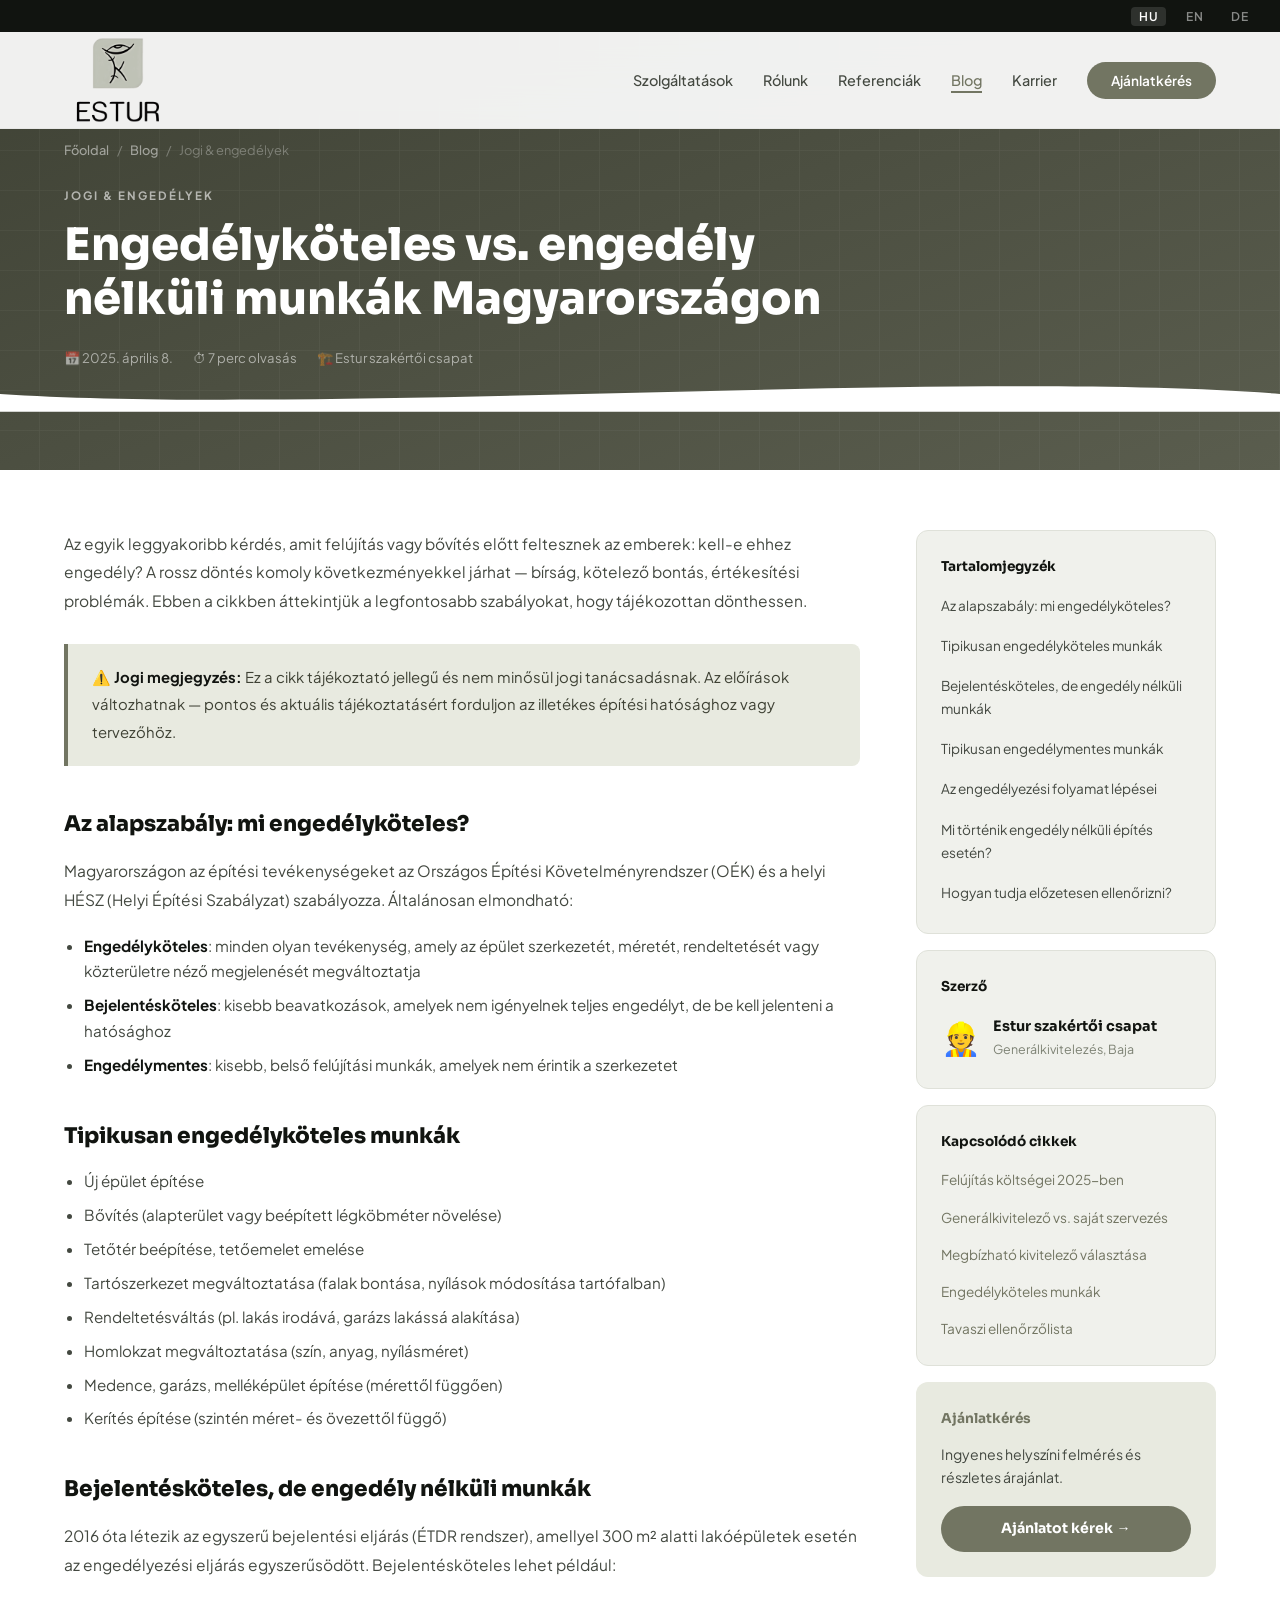
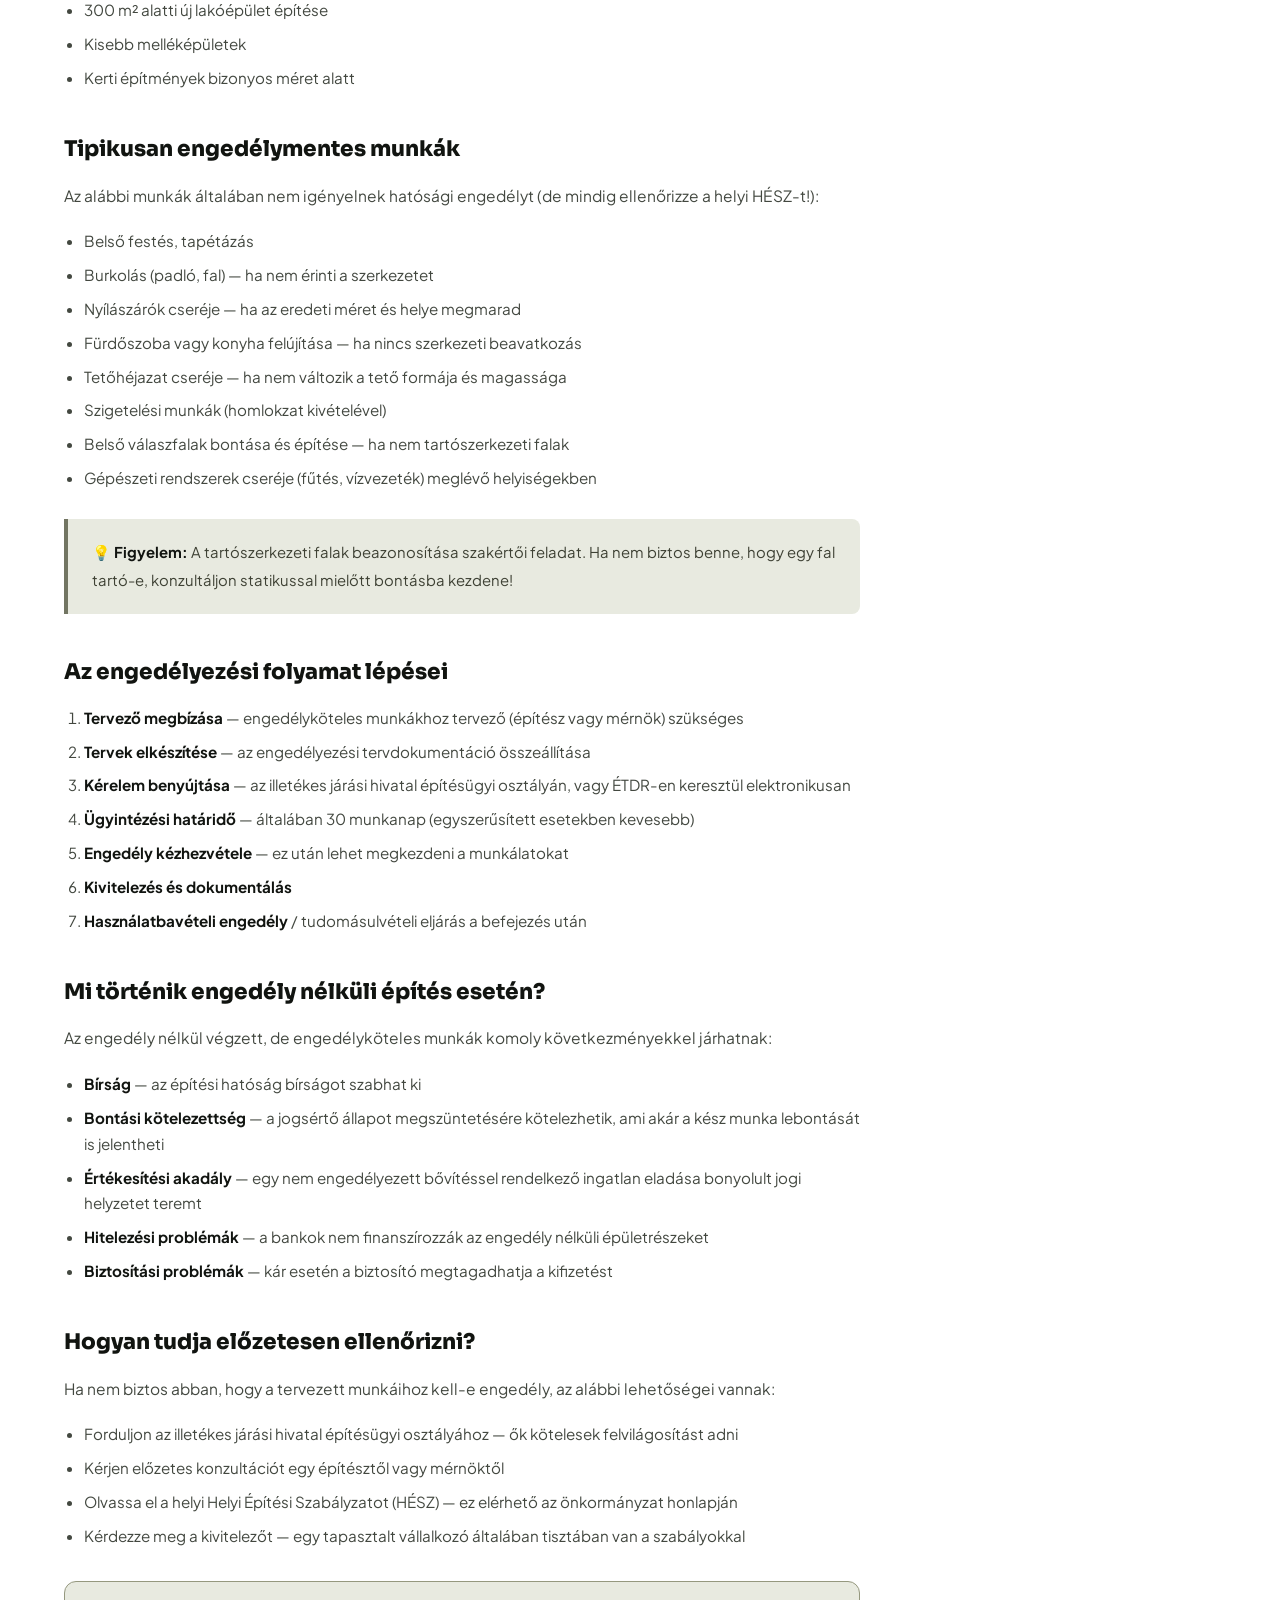
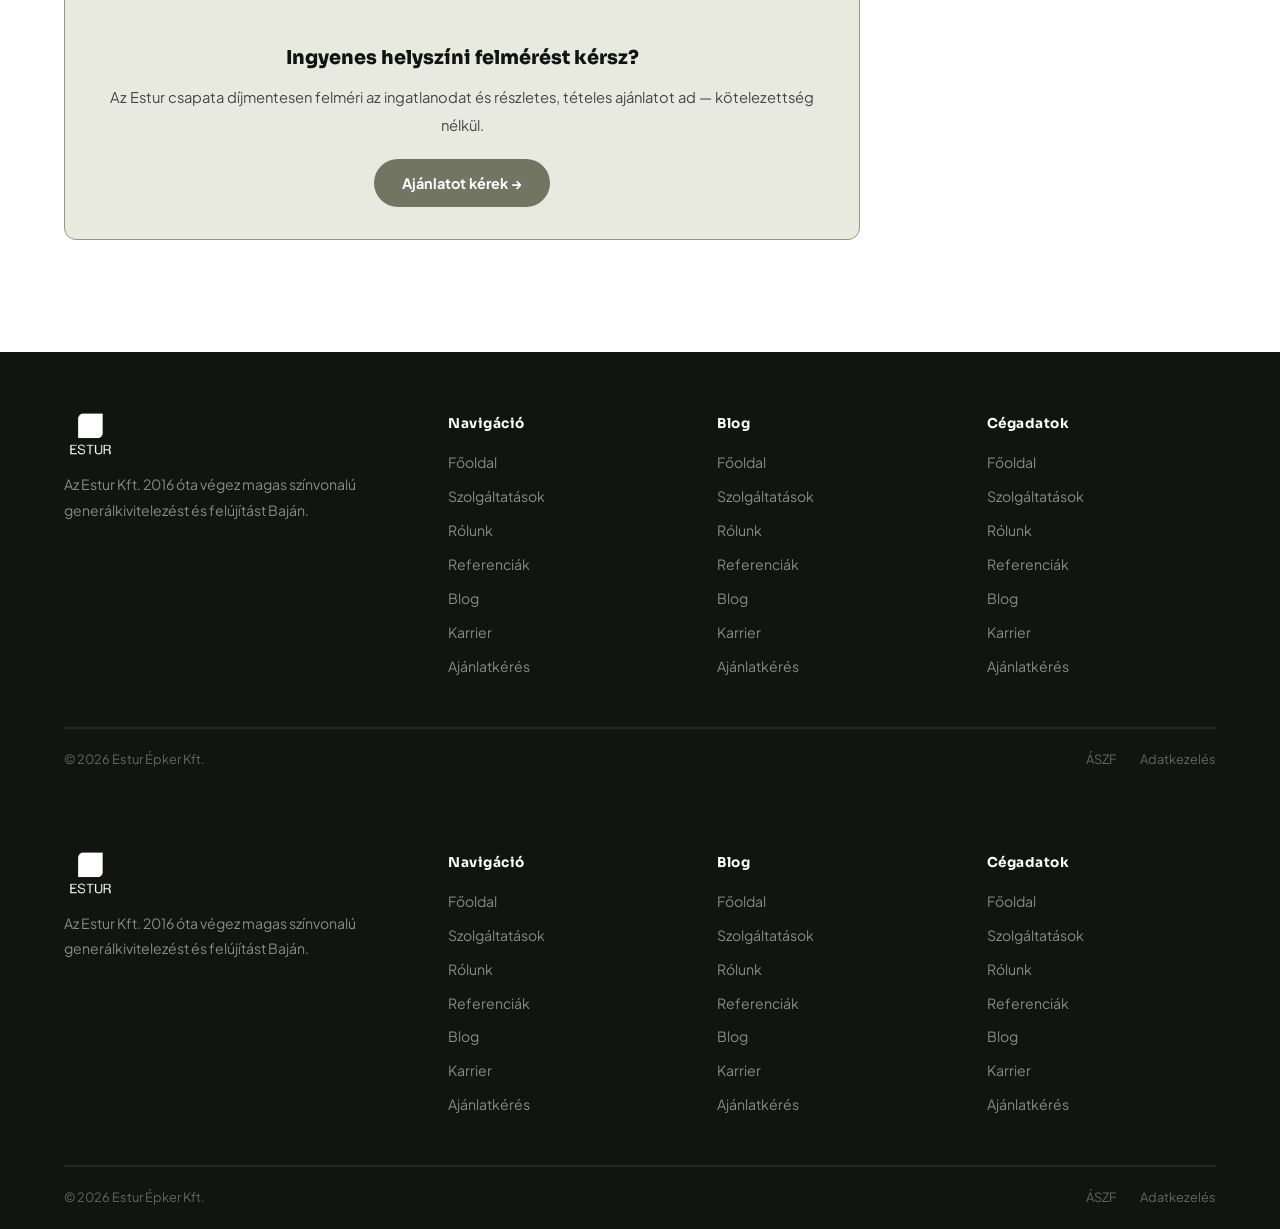
<file: blog/blog-engedely-koteles-munkak.html>
<!DOCTYPE html>
<html lang="hu">
<head>
<meta charset="UTF-8">
<meta name="viewport" content="width=device-width, initial-scale=1.0">
<title>Engedélyköteles munkák Magyarországon | Estur Épker Kft.</title>
<link rel="preconnect" href="https://fonts.googleapis.com">
<link rel="preconnect" href="https://fonts.gstatic.com" crossorigin>
<link href="https://fonts.googleapis.com/css2?family=Sora:wght@300;400;600;700;800&family=Plus+Jakarta+Sans:wght@300;400;500;600;700&display=swap" rel="stylesheet">
<link rel="stylesheet" href="../assets/css/estur.css">
<link rel="stylesheet" href="../assets/css/blog-article.css">
<style>
.cta-box{background:var(--sage-subtle);border:1px solid var(--sage-light);border-radius:var(--radius);padding:32px;margin:32px 0;text-align:center}
.cta-box h3{font-family:var(--font-h);font-size:1.2rem;font-weight:800;color:var(--gray-900);margin-bottom:10px}
.cta-box p{font-size:.92rem;color:var(--gray-600);margin-bottom:20px}
.cta-box a{display:inline-block;background:var(--sage);color:white;padding:12px 28px;border-radius:50px;font-weight:700;font-size:.9rem;text-decoration:none;transition:var(--tr)}
.cta-box a:hover{background:var(--sage-dark);transform:translateY(-2px)}
.author-box{display:flex;align-items:center;gap:12px}
.author-avatar{font-size:2rem}
.author-name{font-family:var(--font-h);font-size:.9rem;font-weight:700;color:var(--gray-900)}
.author-role{font-size:.78rem;color:var(--gray-400)}
.related-list{list-style:none;display:flex;flex-direction:column;gap:10px}
.related-list a{font-size:.85rem;color:var(--sage);text-decoration:none;transition:var(--tr)}
.related-list a:hover{text-decoration:underline}
.sidebar-card h4{font-family:var(--font-h);font-size:.85rem;font-weight:700;color:var(--gray-900);margin-bottom:12px}
</style>
</head>
<body>

<div class="lang-bar">
  <button class="lang-btn active" onclick="setLang('hu')">HU</button>
  <button class="lang-btn" onclick="setLang('en')">EN</button>
  <button class="lang-btn" onclick="setLang('de')">DE</button>
</div>
<nav class="navbar" id="navbar"><div class="nav-inner">
  <a href="../index.html" class="nav-logo"><img src="../assets/images/logo.png" alt="Estur Épker Kft."></a>
  <ul class="nav-links">
    <li><a href="../szolgaltatasok.html" data-hu="Szolgáltatások" data-en="Services" data-de="Leistungen">Szolgáltatások</a></li>
    <li><a href="../rolunk.html" data-hu="Rólunk" data-en="About Us" data-de="Über uns">Rólunk</a></li>
    <li><a href="../referenciak.html" data-hu="Referenciák" data-en="References" data-de="Referenzen">Referenciák</a></li>
    <li><a href="../blog.html" class="active" data-hu="Blog" data-en="Blog" data-de="Blog">Blog</a></li>
    <li><a href="../karrier.html" data-hu="Karrier" data-en="Careers" data-de="Karriere">Karrier</a></li>
    <li><a href="../ajanlatkeres.html" class="nav-cta" data-hu="Ajánlatkérés" data-en="Get a Quote" data-de="Angebot">Ajánlatkérés</a></li>
  </ul>
  <button class="hamburger" id="hamburger" aria-label="Menü"><span></span><span></span><span></span></button>
</div></nav>
<div class="mobile-menu" id="mobileMenu">
  <a href="../index.html" onclick="closeMobile()">Főoldal</a>
  <a href="../szolgaltatasok.html" onclick="closeMobile()">Szolgáltatások</a>
  <a href="../rolunk.html" onclick="closeMobile()">Rólunk</a>
  <a href="../referenciak.html" onclick="closeMobile()">Referenciák</a>
  <a href="../blog.html" onclick="closeMobile()">Blog</a>
  <a href="../karrier.html" onclick="closeMobile()">Karrier</a>
  <a href="../ajanlatkeres.html" onclick="closeMobile()">Ajánlatkérés</a>
</div>
<section class="article-hero">
  <div class="container">
    <div class="breadcrumb"><a href="../index.html">Főoldal</a><span>/</span><a href="../blog.html">Blog</a><span>/</span><span>Jogi & engedélyek</span></div>
    <div class="article-cat">Jogi & engedélyek</div>
    <h1>Engedélyköteles vs. engedély nélküli munkák Magyarországon</h1>
    <div class="article-meta"><span>📅 2025. április 8.</span><span>⏱ 7 perc olvasás</span><span>🏗️ Estur szakértői csapat</span></div>
  </div>
  <div class="hero-wave"><svg viewBox="0 0 1440 48" preserveAspectRatio="none" xmlns="http://www.w3.org/2000/svg"><path d="M0,28 C360,52 1080,0 1440,28 L1440,48 L0,48 Z" fill="#ffffff"/></svg></div>
</section>
<div class="container">
<div class="article-layout">
<article class="article-body">
<p>Az egyik leggyakoribb kérdés, amit felújítás vagy bővítés előtt feltesznek az emberek: kell-e ehhez engedély? A rossz döntés komoly következményekkel járhat — bírság, kötelező bontás, értékesítési problémák. Ebben a cikkben áttekintjük a legfontosabb szabályokat, hogy tájékozottan dönthessen.</p>

<div class="highlight-box"><p>⚠️ <strong>Jogi megjegyzés:</strong> Ez a cikk tájékoztató jellegű és nem minősül jogi tanácsadásnak. Az előírások változhatnak — pontos és aktuális tájékoztatásért forduljon az illetékes építési hatósághoz vagy tervezőhöz.</p></div>

<h2>Az alapszabály: mi engedélyköteles?</h2>
<p>Magyarországon az építési tevékenységeket az Országos Építési Követelményrendszer (OÉK) és a helyi HÉSZ (Helyi Építési Szabályzat) szabályozza. Általánosan elmondható:</p>
<ul>
  <li><strong>Engedélyköteles</strong>: minden olyan tevékenység, amely az épület szerkezetét, méretét, rendeltetését vagy közterületre néző megjelenését megváltoztatja</li>
  <li><strong>Bejelentésköteles</strong>: kisebb beavatkozások, amelyek nem igényelnek teljes engedélyt, de be kell jelenteni a hatósághoz</li>
  <li><strong>Engedélymentes</strong>: kisebb, belső felújítási munkák, amelyek nem érintik a szerkezetet</li>
</ul>

<h2>Tipikusan engedélyköteles munkák</h2>
<ul>
  <li>Új épület építése</li>
  <li>Bővítés (alapterület vagy beépített légköbméter növelése)</li>
  <li>Tetőtér beépítése, tetőemelet emelése</li>
  <li>Tartószerkezet megváltoztatása (falak bontása, nyílások módosítása tartófalban)</li>
  <li>Rendeltetésváltás (pl. lakás irodává, garázs lakássá alakítása)</li>
  <li>Homlokzat megváltoztatása (szín, anyag, nyílásméret)</li>
  <li>Medence, garázs, melléképület építése (mérettől függően)</li>
  <li>Kerítés építése (szintén méret- és övezettől függő)</li>
</ul>

<h2>Bejelentésköteles, de engedély nélküli munkák</h2>
<p>2016 óta létezik az egyszerű bejelentési eljárás (ÉTDR rendszer), amellyel 300 m² alatti lakóépületek esetén az engedélyezési eljárás egyszerűsödött. Bejelentésköteles lehet például:</p>
<ul>
  <li>300 m² alatti új lakóépület építése</li>
  <li>Kisebb melléképületek</li>
  <li>Kerti építmények bizonyos méret alatt</li>
</ul>

<h2>Tipikusan engedélymentes munkák</h2>
<p>Az alábbi munkák általában nem igényelnek hatósági engedélyt (de mindig ellenőrizze a helyi HÉSZ-t!):</p>
<ul>
  <li>Belső festés, tapétázás</li>
  <li>Burkolás (padló, fal) — ha nem érinti a szerkezetet</li>
  <li>Nyílászárók cseréje — ha az eredeti méret és helye megmarad</li>
  <li>Fürdőszoba vagy konyha felújítása — ha nincs szerkezeti beavatkozás</li>
  <li>Tetőhéjazat cseréje — ha nem változik a tető formája és magassága</li>
  <li>Szigetelési munkák (homlokzat kivételével)</li>
  <li>Belső válaszfalak bontása és építése — ha nem tartószerkezeti falak</li>
  <li>Gépészeti rendszerek cseréje (fűtés, vízvezeték) meglévő helyiségekben</li>
</ul>

<div class="highlight-box"><p>💡 <strong>Figyelem:</strong> A tartószerkezeti falak beazonosítása szakértői feladat. Ha nem biztos benne, hogy egy fal tartó-e, konzultáljon statikussal mielőtt bontásba kezdene!</p></div>

<h2>Az engedélyezési folyamat lépései</h2>
<ol>
  <li><strong>Tervező megbízása</strong> — engedélyköteles munkákhoz tervező (építész vagy mérnök) szükséges</li>
  <li><strong>Tervek elkészítése</strong> — az engedélyezési tervdokumentáció összeállítása</li>
  <li><strong>Kérelem benyújtása</strong> — az illetékes járási hivatal építésügyi osztályán, vagy ÉTDR-en keresztül elektronikusan</li>
  <li><strong>Ügyintézési határidő</strong> — általában 30 munkanap (egyszerűsített esetekben kevesebb)</li>
  <li><strong>Engedély kézhezvétele</strong> — ez után lehet megkezdeni a munkálatokat</li>
  <li><strong>Kivitelezés és dokumentálás</strong></li>
  <li><strong>Használatbavételi engedély</strong> / tudomásulvételi eljárás a befejezés után</li>
</ol>

<h2>Mi történik engedély nélküli építés esetén?</h2>
<p>Az engedély nélkül végzett, de engedélyköteles munkák komoly következményekkel járhatnak:</p>
<ul>
  <li><strong>Bírság</strong> — az építési hatóság bírságot szabhat ki</li>
  <li><strong>Bontási kötelezettség</strong> — a jogsértő állapot megszüntetésére kötelezhetik, ami akár a kész munka lebontását is jelentheti</li>
  <li><strong>Értékesítési akadály</strong> — egy nem engedélyezett bővítéssel rendelkező ingatlan eladása bonyolult jogi helyzetet teremt</li>
  <li><strong>Hitelezési problémák</strong> — a bankok nem finanszírozzák az engedély nélküli épületrészeket</li>
  <li><strong>Biztosítási problémák</strong> — kár esetén a biztosító megtagadhatja a kifizetést</li>
</ul>

<h2>Hogyan tudja előzetesen ellenőrizni?</h2>
<p>Ha nem biztos abban, hogy a tervezett munkáihoz kell-e engedély, az alábbi lehetőségei vannak:</p>
<ul>
  <li>Forduljon az illetékes járási hivatal építésügyi osztályához — ők kötelesek felvilágosítást adni</li>
  <li>Kérjen előzetes konzultációt egy építésztől vagy mérnöktől</li>
  <li>Olvassa el a helyi Helyi Építési Szabályzatot (HÉSZ) — ez elérhető az önkormányzat honlapján</li>
  <li>Kérdezze meg a kivitelezőt — egy tapasztalt vállalkozó általában tisztában van a szabályokkal</li>
</ul>
<div class="cta-box">
  <h3>Ingyenes helyszíni felmérést kérsz?</h3>
  <p>Az Estur csapata díjmentesen felméri az ingatlanodat és részletes, tételes ajánlatot ad — kötelezettség nélkül.</p>
  <a href="../ajanlatkeres.html">Ajánlatot kérek →</a>
</div>
</article>
<aside class="sidebar">
  <div class="sidebar-card"><h4>Tartalomjegyzék</h4><ul class="toc-list" id="toc"></ul></div>
  <div class="sidebar-card"><h4>Szerző</h4><div class="author-box"><div class="author-avatar">👷</div><div><div class="author-name">Estur szakértői csapat</div><div class="author-role">Generálkivitelezés, Baja</div></div></div></div>
  <div class="sidebar-card"><h4>Kapcsolódó cikkek</h4><ul class="related-list">
    <li><a href="blog-felujitas-koltseg-2025.html">Felújítás költségei 2025-ben</a></li>
    <li><a href="blog-generalkivitelezo-vs-sajat-szervezes.html">Generálkivitelező vs. saját szervezés</a></li>
    <li><a href="blog-megbizható-kivitelezo-valasztas.html">Megbízható kivitelező választása</a></li>
    <li><a href="blog-engedely-koteles-munkak.html">Engedélyköteles munkák</a></li>
    <li><a href="blog-tavaszi-ellenorzolista.html">Tavaszi ellenőrzőlista</a></li>
  </ul></div>
  <div class="sidebar-card" style="background:var(--sage-subtle);border-color:transparent">
    <h4 style="color:var(--sage)">Ajánlatkérés</h4>
    <p style="font-size:.88rem;color:var(--gray-600);margin-bottom:16px">Ingyenes helyszíni felmérés és részletes árajánlat.</p>
    <a href="../ajanlatkeres.html" style="display:block;background:var(--sage);color:white;text-align:center;padding:11px;border-radius:50px;text-decoration:none;font-weight:700;font-size:.88rem;font-family:var(--font-h)">Ajánlatot kérek →</a>
  </div>
</aside>
</div>
</div>
<footer class="footer"><div class="container">
  <div class="footer-grid">
    <div><a href="../index.html" class="nav-logo"><img src="../assets/images/logo.png" alt="Estur" style="height:44px;filter:brightness(0) invert(1)" onerror="this.style.display='none'"></a><p class="footer-brand-text">Az Estur Kft. 2016 óta végez magas színvonalú generálkivitelezést és felújítást Baján.</p></div>
    <div><h4>Navigáció</h4><ul class="footer-links"><li><a href="../index.html">Főoldal</a></li><li><a href="../szolgaltatasok.html">Szolgáltatások</a></li><li><a href="../rolunk.html">Rólunk</a></li><li><a href="../referenciak.html">Referenciák</a></li><li><a href="../blog.html">Blog</a></li><li><a href="../karrier.html">Karrier</a></li><li><a href="../ajanlatkeres.html">Ajánlatkérés</a></li></ul></div>
    <div><h4>Blog</h4><ul class="footer-links"><li><a href="../index.html">Főoldal</a></li><li><a href="../szolgaltatasok.html">Szolgáltatások</a></li><li><a href="../rolunk.html">Rólunk</a></li><li><a href="../referenciak.html">Referenciák</a></li><li><a href="../blog.html">Blog</a></li><li><a href="../karrier.html">Karrier</a></li><li><a href="../ajanlatkeres.html">Ajánlatkérés</a></li></ul></div>
    <div><h4>Cégadatok</h4><ul class="footer-links"><li><a href="../index.html">Főoldal</a></li><li><a href="../szolgaltatasok.html">Szolgáltatások</a></li><li><a href="../rolunk.html">Rólunk</a></li><li><a href="../referenciak.html">Referenciák</a></li><li><a href="../blog.html">Blog</a></li><li><a href="../karrier.html">Karrier</a></li><li><a href="../ajanlatkeres.html">Ajánlatkérés</a></li></ul></div>
  </div>
  <div class="footer-bottom"><span>© 2026 Estur Épker Kft.</span><div class="footer-legal"><a href="../aszf.html">ÁSZF</a><a href="../adatkezeles.html">Adatkezelés</a></div></div>
</div></footer>
<footer class="footer"><div class="container">
  <div class="footer-grid">
    <div><a href="../index.html" class="nav-logo"><img src="../assets/images/logo.png" alt="Estur" style="height:44px;filter:brightness(0) invert(1)" onerror="this.style.display='none'"></a><p class="footer-brand-text">Az Estur Kft. 2016 óta végez magas színvonalú generálkivitelezést és felújítást Baján.</p></div>
    <div><h4>Navigáció</h4><ul class="footer-links"><li><a href="../index.html">Főoldal</a></li><li><a href="../szolgaltatasok.html">Szolgáltatások</a></li><li><a href="../rolunk.html">Rólunk</a></li><li><a href="../referenciak.html">Referenciák</a></li><li><a href="../blog.html">Blog</a></li><li><a href="../karrier.html">Karrier</a></li><li><a href="../ajanlatkeres.html">Ajánlatkérés</a></li></ul></div>
    <div><h4>Blog</h4><ul class="footer-links"><li><a href="../index.html">Főoldal</a></li><li><a href="../szolgaltatasok.html">Szolgáltatások</a></li><li><a href="../rolunk.html">Rólunk</a></li><li><a href="../referenciak.html">Referenciák</a></li><li><a href="../blog.html">Blog</a></li><li><a href="../karrier.html">Karrier</a></li><li><a href="../ajanlatkeres.html">Ajánlatkérés</a></li></ul></div>
    <div><h4>Cégadatok</h4><ul class="footer-links"><li><a href="../index.html">Főoldal</a></li><li><a href="../szolgaltatasok.html">Szolgáltatások</a></li><li><a href="../rolunk.html">Rólunk</a></li><li><a href="../referenciak.html">Referenciák</a></li><li><a href="../blog.html">Blog</a></li><li><a href="../karrier.html">Karrier</a></li><li><a href="../ajanlatkeres.html">Ajánlatkérés</a></li></ul></div>
  </div>
  <div class="footer-bottom"><span>© 2026 Estur Épker Kft.</span><div class="footer-legal"><a href="../aszf.html">ÁSZF</a><a href="../adatkezeles.html">Adatkezelés</a></div></div>
</div></footer>

<script src="../assets/js/estur.js"></script>
<script>
const toc = document.getElementById('toc');
if (toc) {
  document.querySelectorAll('.article-body h2').forEach((h, i) => {
    h.id = 'sec-' + i;
    const li = document.createElement('li');
    li.innerHTML = '<a href="#sec-' + i + '">' + h.textContent + '</a>';
    toc.appendChild(li);
  });
}
</script>
</body>
</html>
</file>
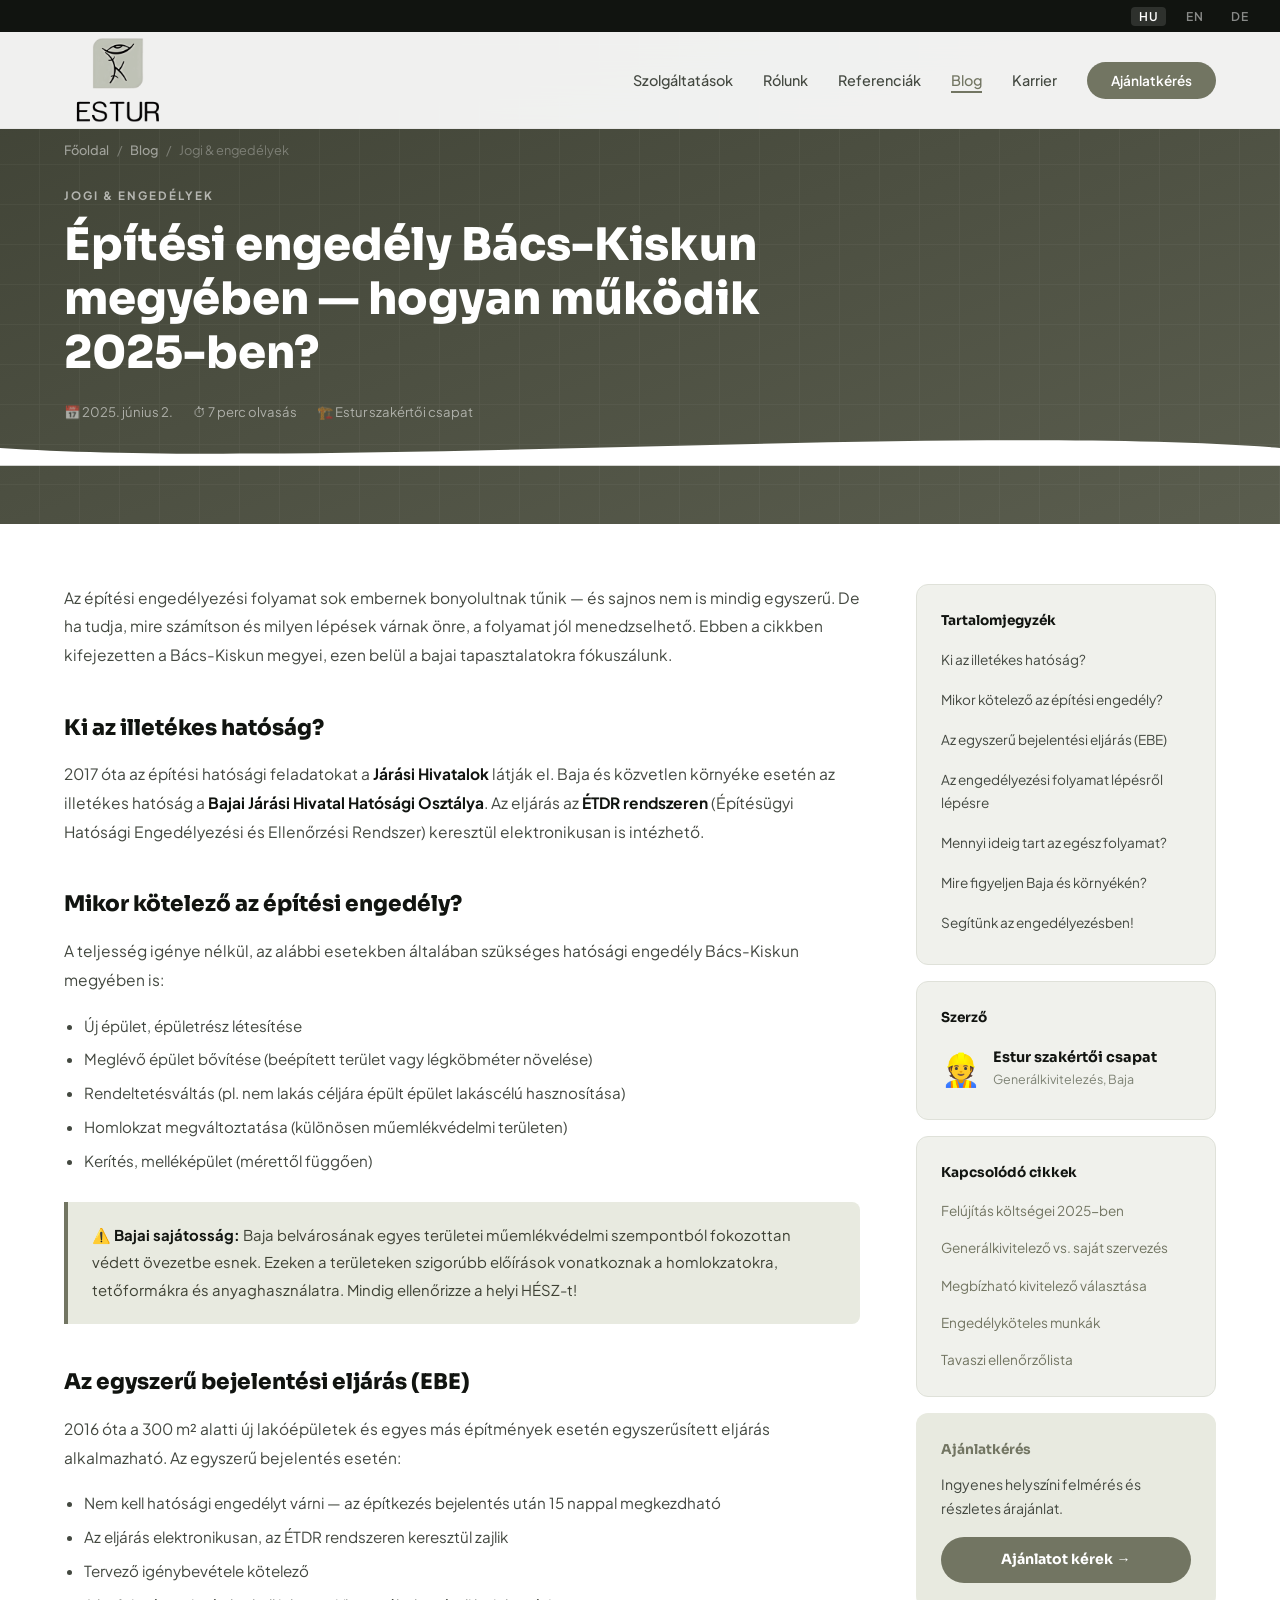
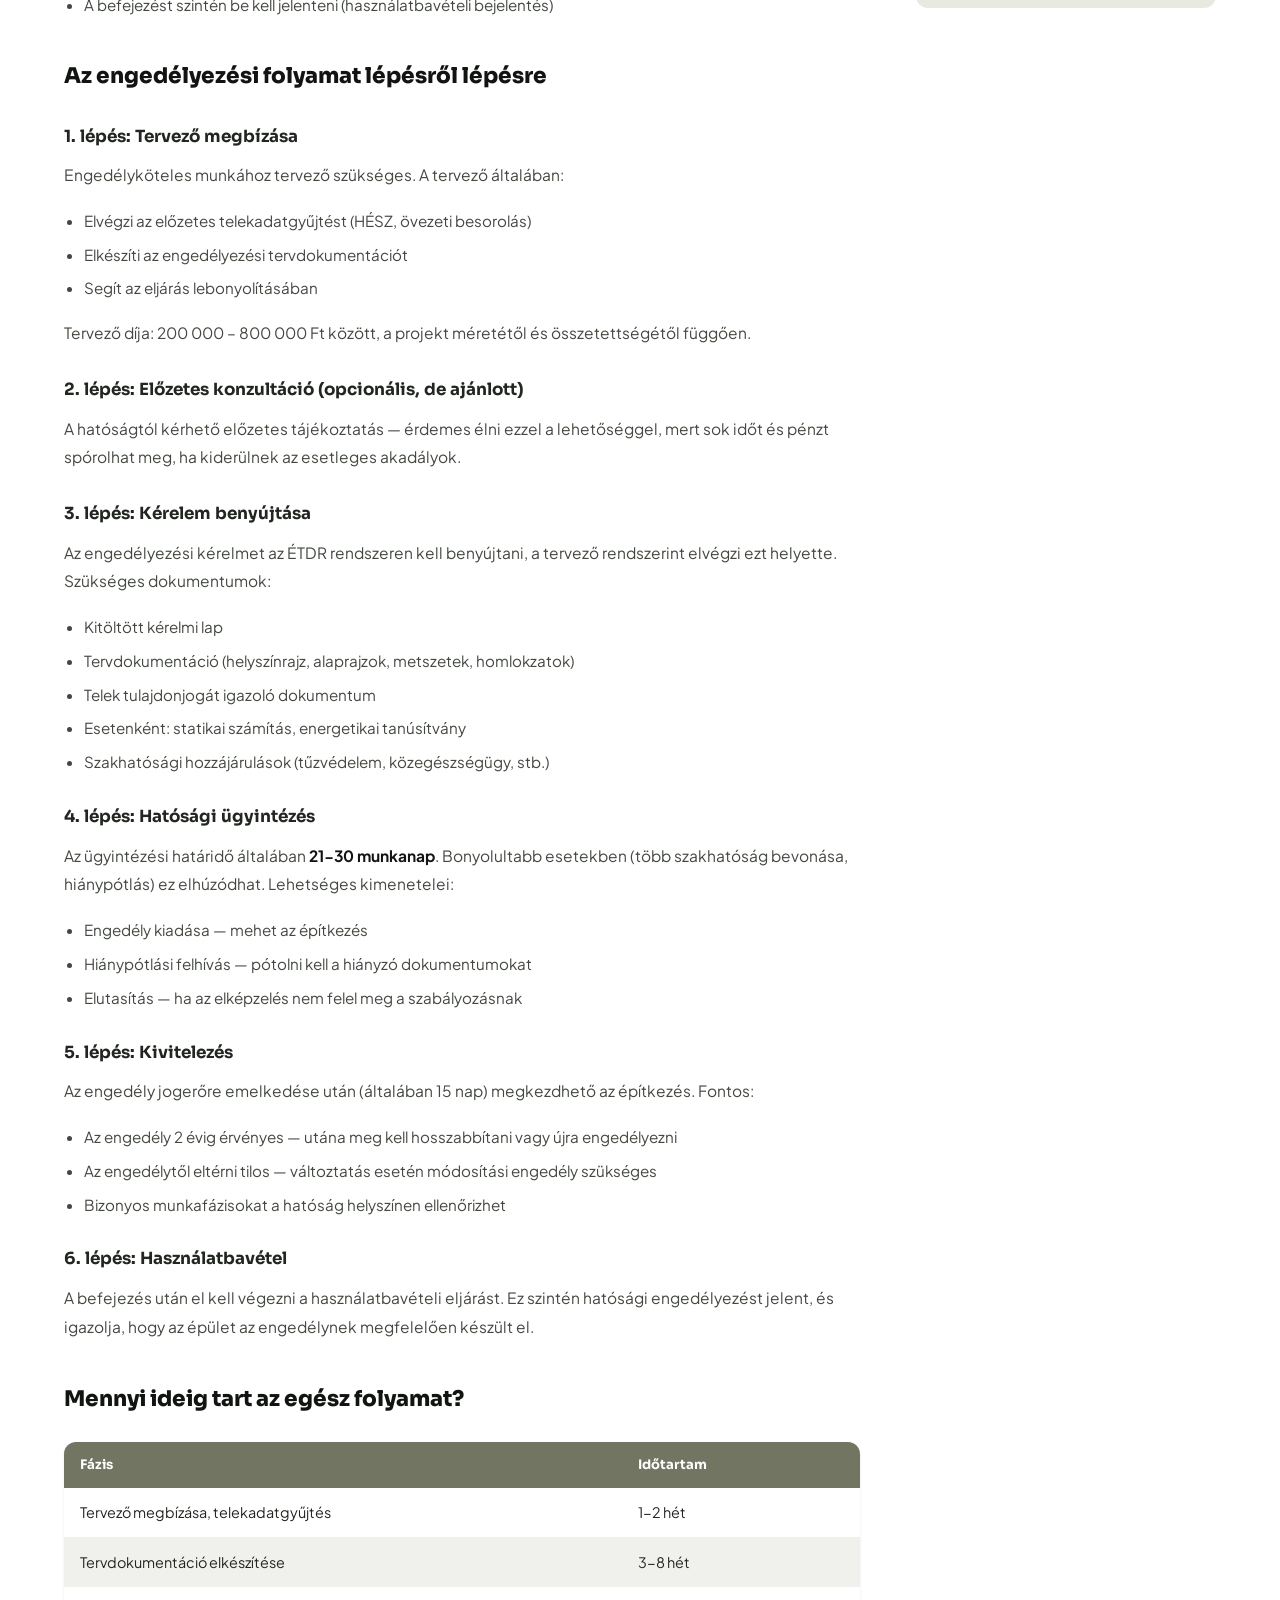
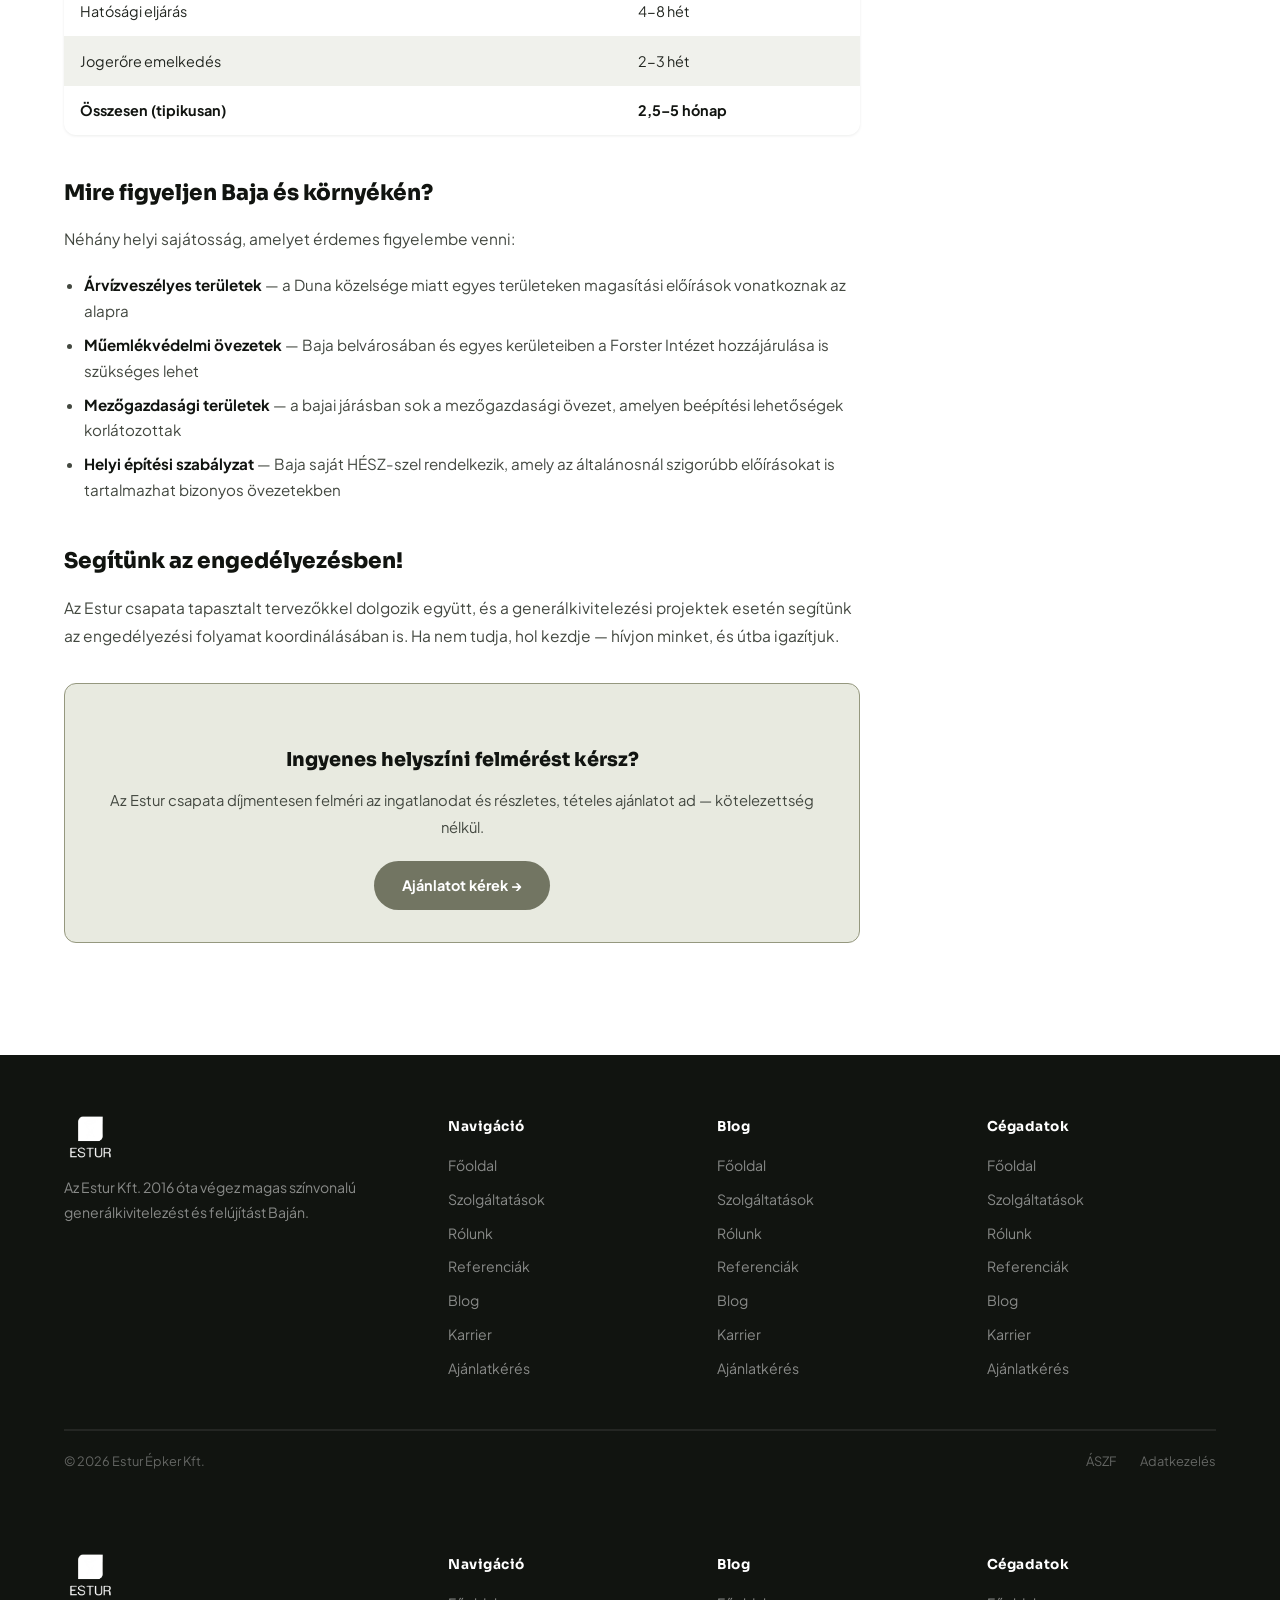
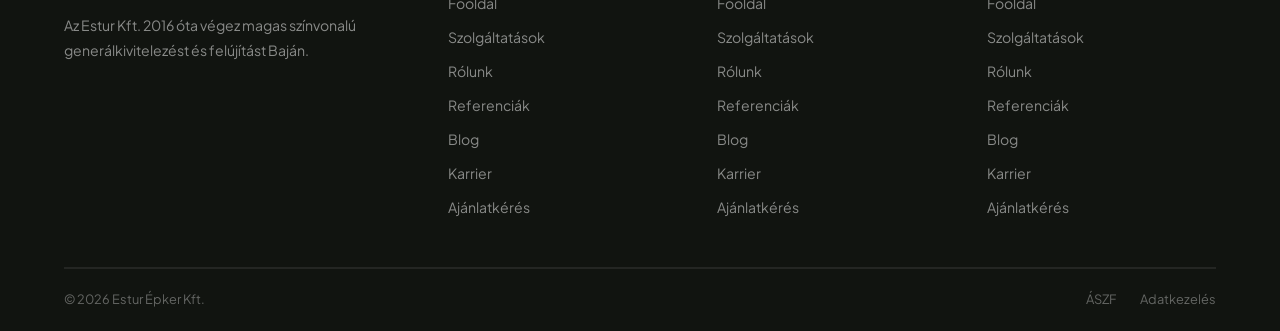
<file: blog/blog-epites-engedely-bacs-kiskun.html>
<!DOCTYPE html>
<html lang="hu">
<head>
<meta charset="UTF-8">
<meta name="viewport" content="width=device-width, initial-scale=1.0">
<title>Építési engedély Bács-Kiskun megyében | Estur Épker Kft.</title>
<link rel="preconnect" href="https://fonts.googleapis.com">
<link rel="preconnect" href="https://fonts.gstatic.com" crossorigin>
<link href="https://fonts.googleapis.com/css2?family=Sora:wght@300;400;600;700;800&family=Plus+Jakarta+Sans:wght@300;400;500;600;700&display=swap" rel="stylesheet">
<link rel="stylesheet" href="../assets/css/estur.css">
<link rel="stylesheet" href="../assets/css/blog-article.css">
<style>
.cta-box{background:var(--sage-subtle);border:1px solid var(--sage-light);border-radius:var(--radius);padding:32px;margin:32px 0;text-align:center}
.cta-box h3{font-family:var(--font-h);font-size:1.2rem;font-weight:800;color:var(--gray-900);margin-bottom:10px}
.cta-box p{font-size:.92rem;color:var(--gray-600);margin-bottom:20px}
.cta-box a{display:inline-block;background:var(--sage);color:white;padding:12px 28px;border-radius:50px;font-weight:700;font-size:.9rem;text-decoration:none;transition:var(--tr)}
.cta-box a:hover{background:var(--sage-dark);transform:translateY(-2px)}
.author-box{display:flex;align-items:center;gap:12px}
.author-avatar{font-size:2rem}
.author-name{font-family:var(--font-h);font-size:.9rem;font-weight:700;color:var(--gray-900)}
.author-role{font-size:.78rem;color:var(--gray-400)}
.related-list{list-style:none;display:flex;flex-direction:column;gap:10px}
.related-list a{font-size:.85rem;color:var(--sage);text-decoration:none;transition:var(--tr)}
.related-list a:hover{text-decoration:underline}
.sidebar-card h4{font-family:var(--font-h);font-size:.85rem;font-weight:700;color:var(--gray-900);margin-bottom:12px}
</style>
</head>
<body>

<div class="lang-bar">
  <button class="lang-btn active" onclick="setLang('hu')">HU</button>
  <button class="lang-btn" onclick="setLang('en')">EN</button>
  <button class="lang-btn" onclick="setLang('de')">DE</button>
</div>
<nav class="navbar" id="navbar"><div class="nav-inner">
  <a href="../index.html" class="nav-logo"><img src="../assets/images/logo.png" alt="Estur Épker Kft."></a>
  <ul class="nav-links">
    <li><a href="../szolgaltatasok.html" data-hu="Szolgáltatások" data-en="Services" data-de="Leistungen">Szolgáltatások</a></li>
    <li><a href="../rolunk.html" data-hu="Rólunk" data-en="About Us" data-de="Über uns">Rólunk</a></li>
    <li><a href="../referenciak.html" data-hu="Referenciák" data-en="References" data-de="Referenzen">Referenciák</a></li>
    <li><a href="../blog.html" class="active" data-hu="Blog" data-en="Blog" data-de="Blog">Blog</a></li>
    <li><a href="../karrier.html" data-hu="Karrier" data-en="Careers" data-de="Karriere">Karrier</a></li>
    <li><a href="../ajanlatkeres.html" class="nav-cta" data-hu="Ajánlatkérés" data-en="Get a Quote" data-de="Angebot">Ajánlatkérés</a></li>
  </ul>
  <button class="hamburger" id="hamburger" aria-label="Menü"><span></span><span></span><span></span></button>
</div></nav>
<div class="mobile-menu" id="mobileMenu">
  <a href="../index.html" onclick="closeMobile()">Főoldal</a>
  <a href="../szolgaltatasok.html" onclick="closeMobile()">Szolgáltatások</a>
  <a href="../rolunk.html" onclick="closeMobile()">Rólunk</a>
  <a href="../referenciak.html" onclick="closeMobile()">Referenciák</a>
  <a href="../blog.html" onclick="closeMobile()">Blog</a>
  <a href="../karrier.html" onclick="closeMobile()">Karrier</a>
  <a href="../ajanlatkeres.html" onclick="closeMobile()">Ajánlatkérés</a>
</div>
<section class="article-hero">
  <div class="container">
    <div class="breadcrumb"><a href="../index.html">Főoldal</a><span>/</span><a href="../blog.html">Blog</a><span>/</span><span>Jogi & engedélyek</span></div>
    <div class="article-cat">Jogi & engedélyek</div>
    <h1>Építési engedély Bács-Kiskun megyében — hogyan működik 2025-ben?</h1>
    <div class="article-meta"><span>📅 2025. június 2.</span><span>⏱ 7 perc olvasás</span><span>🏗️ Estur szakértői csapat</span></div>
  </div>
  <div class="hero-wave"><svg viewBox="0 0 1440 48" preserveAspectRatio="none" xmlns="http://www.w3.org/2000/svg"><path d="M0,28 C360,52 1080,0 1440,28 L1440,48 L0,48 Z" fill="#ffffff"/></svg></div>
</section>
<div class="container">
<div class="article-layout">
<article class="article-body">
<p>Az építési engedélyezési folyamat sok embernek bonyolultnak tűnik — és sajnos nem is mindig egyszerű. De ha tudja, mire számítson és milyen lépések várnak önre, a folyamat jól menedzselhető. Ebben a cikkben kifejezetten a Bács-Kiskun megyei, ezen belül a bajai tapasztalatokra fókuszálunk.</p>

<h2>Ki az illetékes hatóság?</h2>
<p>2017 óta az építési hatósági feladatokat a <strong>Járási Hivatalok</strong> látják el. Baja és közvetlen környéke esetén az illetékes hatóság a <strong>Bajai Járási Hivatal Hatósági Osztálya</strong>. Az eljárás az <strong>ÉTDR rendszeren</strong> (Építésügyi Hatósági Engedélyezési és Ellenőrzési Rendszer) keresztül elektronikusan is intézhető.</p>

<h2>Mikor kötelező az építési engedély?</h2>
<p>A teljesség igénye nélkül, az alábbi esetekben általában szükséges hatósági engedély Bács-Kiskun megyében is:</p>
<ul>
  <li>Új épület, épületrész létesítése</li>
  <li>Meglévő épület bővítése (beépített terület vagy légköbméter növelése)</li>
  <li>Rendeltetésváltás (pl. nem lakás céljára épült épület lakáscélú hasznosítása)</li>
  <li>Homlokzat megváltoztatása (különösen műemlékvédelmi területen)</li>
  <li>Kerítés, melléképület (mérettől függően)</li>
</ul>

<div class="highlight-box"><p>⚠️ <strong>Bajai sajátosság:</strong> Baja belvárosának egyes területei műemlékvédelmi szempontból fokozottan védett övezetbe esnek. Ezeken a területeken szigorúbb előírások vonatkoznak a homlokzatokra, tetőformákra és anyaghasználatra. Mindig ellenőrizze a helyi HÉSZ-t!</p></div>

<h2>Az egyszerű bejelentési eljárás (EBE)</h2>
<p>2016 óta a 300 m² alatti új lakóépületek és egyes más építmények esetén egyszerűsített eljárás alkalmazható. Az egyszerű bejelentés esetén:</p>
<ul>
  <li>Nem kell hatósági engedélyt várni — az építkezés bejelentés után 15 nappal megkezdható</li>
  <li>Az eljárás elektronikusan, az ÉTDR rendszeren keresztül zajlik</li>
  <li>Tervező igénybevétele kötelező</li>
  <li>A befejezést szintén be kell jelenteni (használatbavételi bejelentés)</li>
</ul>

<h2>Az engedélyezési folyamat lépésről lépésre</h2>

<h3>1. lépés: Tervező megbízása</h3>
<p>Engedélyköteles munkához tervező szükséges. A tervező általában:</p>
<ul>
  <li>Elvégzi az előzetes telekadatgyűjtést (HÉSZ, övezeti besorolás)</li>
  <li>Elkészíti az engedélyezési tervdokumentációt</li>
  <li>Segít az eljárás lebonyolításában</li>
</ul>
<p>Tervező díja: 200 000 – 800 000 Ft között, a projekt méretétől és összetettségétől függően.</p>

<h3>2. lépés: Előzetes konzultáció (opcionális, de ajánlott)</h3>
<p>A hatóságtól kérhető előzetes tájékoztatás — érdemes élni ezzel a lehetőséggel, mert sok időt és pénzt spórolhat meg, ha kiderülnek az esetleges akadályok.</p>

<h3>3. lépés: Kérelem benyújtása</h3>
<p>Az engedélyezési kérelmet az ÉTDR rendszeren kell benyújtani, a tervező rendszerint elvégzi ezt helyette. Szükséges dokumentumok:</p>
<ul>
  <li>Kitöltött kérelmi lap</li>
  <li>Tervdokumentáció (helyszínrajz, alaprajzok, metszetek, homlokzatok)</li>
  <li>Telek tulajdonjogát igazoló dokumentum</li>
  <li>Esetenként: statikai számítás, energetikai tanúsítvány</li>
  <li>Szakhatósági hozzájárulások (tűzvédelem, közegészségügy, stb.)</li>
</ul>

<h3>4. lépés: Hatósági ügyintézés</h3>
<p>Az ügyintézési határidő általában <strong>21-30 munkanap</strong>. Bonyolultabb esetekben (több szakhatóság bevonása, hiánypótlás) ez elhúzódhat. Lehetséges kimenetelei:</p>
<ul>
  <li>Engedély kiadása — mehet az építkezés</li>
  <li>Hiánypótlási felhívás — pótolni kell a hiányzó dokumentumokat</li>
  <li>Elutasítás — ha az elképzelés nem felel meg a szabályozásnak</li>
</ul>

<h3>5. lépés: Kivitelezés</h3>
<p>Az engedély jogerőre emelkedése után (általában 15 nap) megkezdhető az építkezés. Fontos:</p>
<ul>
  <li>Az engedély 2 évig érvényes — utána meg kell hosszabbítani vagy újra engedélyezni</li>
  <li>Az engedélytől eltérni tilos — változtatás esetén módosítási engedély szükséges</li>
  <li>Bizonyos munkafázisokat a hatóság helyszínen ellenőrizhet</li>
</ul>

<h3>6. lépés: Használatbavétel</h3>
<p>A befejezés után el kell végezni a használatbavételi eljárást. Ez szintén hatósági engedélyezést jelent, és igazolja, hogy az épület az engedélynek megfelelően készült el.</p>

<h2>Mennyi ideig tart az egész folyamat?</h2>

<table class="price-table">
  <thead><tr><th>Fázis</th><th>Időtartam</th></tr></thead>
  <tbody>
    <tr><td>Tervező megbízása, telekadatgyűjtés</td><td>1-2 hét</td></tr>
    <tr><td>Tervdokumentáció elkészítése</td><td>3-8 hét</td></tr>
    <tr><td>Hatósági eljárás</td><td>4-8 hét</td></tr>
    <tr><td>Jogerőre emelkedés</td><td>2-3 hét</td></tr>
    <tr><td><strong>Összesen (tipikusan)</strong></td><td><strong>2,5–5 hónap</strong></td></tr>
  </tbody>
</table>

<h2>Mire figyeljen Baja és környékén?</h2>
<p>Néhány helyi sajátosság, amelyet érdemes figyelembe venni:</p>
<ul>
  <li><strong>Árvízveszélyes területek</strong> — a Duna közelsége miatt egyes területeken magasítási előírások vonatkoznak az alapra</li>
  <li><strong>Műemlékvédelmi övezetek</strong> — Baja belvárosában és egyes kerületeiben a Forster Intézet hozzájárulása is szükséges lehet</li>
  <li><strong>Mezőgazdasági területek</strong> — a bajai járásban sok a mezőgazdasági övezet, amelyen beépítési lehetőségek korlátozottak</li>
  <li><strong>Helyi építési szabályzat</strong> — Baja saját HÉSZ-szel rendelkezik, amely az általánosnál szigorúbb előírásokat is tartalmazhat bizonyos övezetekben</li>
</ul>

<h2>Segítünk az engedélyezésben!</h2>
<p>Az Estur csapata tapasztalt tervezőkkel dolgozik együtt, és a generálkivitelezési projektek esetén segítünk az engedélyezési folyamat koordinálásában is. Ha nem tudja, hol kezdje — hívjon minket, és útba igazítjuk.</p>
<div class="cta-box">
  <h3>Ingyenes helyszíni felmérést kérsz?</h3>
  <p>Az Estur csapata díjmentesen felméri az ingatlanodat és részletes, tételes ajánlatot ad — kötelezettség nélkül.</p>
  <a href="../ajanlatkeres.html">Ajánlatot kérek →</a>
</div>
</article>
<aside class="sidebar">
  <div class="sidebar-card"><h4>Tartalomjegyzék</h4><ul class="toc-list" id="toc"></ul></div>
  <div class="sidebar-card"><h4>Szerző</h4><div class="author-box"><div class="author-avatar">👷</div><div><div class="author-name">Estur szakértői csapat</div><div class="author-role">Generálkivitelezés, Baja</div></div></div></div>
  <div class="sidebar-card"><h4>Kapcsolódó cikkek</h4><ul class="related-list">
    <li><a href="blog-felujitas-koltseg-2025.html">Felújítás költségei 2025-ben</a></li>
    <li><a href="blog-generalkivitelezo-vs-sajat-szervezes.html">Generálkivitelező vs. saját szervezés</a></li>
    <li><a href="blog-megbizható-kivitelezo-valasztas.html">Megbízható kivitelező választása</a></li>
    <li><a href="blog-engedely-koteles-munkak.html">Engedélyköteles munkák</a></li>
    <li><a href="blog-tavaszi-ellenorzolista.html">Tavaszi ellenőrzőlista</a></li>
  </ul></div>
  <div class="sidebar-card" style="background:var(--sage-subtle);border-color:transparent">
    <h4 style="color:var(--sage)">Ajánlatkérés</h4>
    <p style="font-size:.88rem;color:var(--gray-600);margin-bottom:16px">Ingyenes helyszíni felmérés és részletes árajánlat.</p>
    <a href="../ajanlatkeres.html" style="display:block;background:var(--sage);color:white;text-align:center;padding:11px;border-radius:50px;text-decoration:none;font-weight:700;font-size:.88rem;font-family:var(--font-h)">Ajánlatot kérek →</a>
  </div>
</aside>
</div>
</div>
<footer class="footer"><div class="container">
  <div class="footer-grid">
    <div><a href="../index.html" class="nav-logo"><img src="../assets/images/logo.png" alt="Estur" style="height:44px;filter:brightness(0) invert(1)" onerror="this.style.display='none'"></a><p class="footer-brand-text">Az Estur Kft. 2016 óta végez magas színvonalú generálkivitelezést és felújítást Baján.</p></div>
    <div><h4>Navigáció</h4><ul class="footer-links"><li><a href="../index.html">Főoldal</a></li><li><a href="../szolgaltatasok.html">Szolgáltatások</a></li><li><a href="../rolunk.html">Rólunk</a></li><li><a href="../referenciak.html">Referenciák</a></li><li><a href="../blog.html">Blog</a></li><li><a href="../karrier.html">Karrier</a></li><li><a href="../ajanlatkeres.html">Ajánlatkérés</a></li></ul></div>
    <div><h4>Blog</h4><ul class="footer-links"><li><a href="../index.html">Főoldal</a></li><li><a href="../szolgaltatasok.html">Szolgáltatások</a></li><li><a href="../rolunk.html">Rólunk</a></li><li><a href="../referenciak.html">Referenciák</a></li><li><a href="../blog.html">Blog</a></li><li><a href="../karrier.html">Karrier</a></li><li><a href="../ajanlatkeres.html">Ajánlatkérés</a></li></ul></div>
    <div><h4>Cégadatok</h4><ul class="footer-links"><li><a href="../index.html">Főoldal</a></li><li><a href="../szolgaltatasok.html">Szolgáltatások</a></li><li><a href="../rolunk.html">Rólunk</a></li><li><a href="../referenciak.html">Referenciák</a></li><li><a href="../blog.html">Blog</a></li><li><a href="../karrier.html">Karrier</a></li><li><a href="../ajanlatkeres.html">Ajánlatkérés</a></li></ul></div>
  </div>
  <div class="footer-bottom"><span>© 2026 Estur Épker Kft.</span><div class="footer-legal"><a href="../aszf.html">ÁSZF</a><a href="../adatkezeles.html">Adatkezelés</a></div></div>
</div></footer>
<footer class="footer"><div class="container">
  <div class="footer-grid">
    <div><a href="../index.html" class="nav-logo"><img src="../assets/images/logo.png" alt="Estur" style="height:44px;filter:brightness(0) invert(1)" onerror="this.style.display='none'"></a><p class="footer-brand-text">Az Estur Kft. 2016 óta végez magas színvonalú generálkivitelezést és felújítást Baján.</p></div>
    <div><h4>Navigáció</h4><ul class="footer-links"><li><a href="../index.html">Főoldal</a></li><li><a href="../szolgaltatasok.html">Szolgáltatások</a></li><li><a href="../rolunk.html">Rólunk</a></li><li><a href="../referenciak.html">Referenciák</a></li><li><a href="../blog.html">Blog</a></li><li><a href="../karrier.html">Karrier</a></li><li><a href="../ajanlatkeres.html">Ajánlatkérés</a></li></ul></div>
    <div><h4>Blog</h4><ul class="footer-links"><li><a href="../index.html">Főoldal</a></li><li><a href="../szolgaltatasok.html">Szolgáltatások</a></li><li><a href="../rolunk.html">Rólunk</a></li><li><a href="../referenciak.html">Referenciák</a></li><li><a href="../blog.html">Blog</a></li><li><a href="../karrier.html">Karrier</a></li><li><a href="../ajanlatkeres.html">Ajánlatkérés</a></li></ul></div>
    <div><h4>Cégadatok</h4><ul class="footer-links"><li><a href="../index.html">Főoldal</a></li><li><a href="../szolgaltatasok.html">Szolgáltatások</a></li><li><a href="../rolunk.html">Rólunk</a></li><li><a href="../referenciak.html">Referenciák</a></li><li><a href="../blog.html">Blog</a></li><li><a href="../karrier.html">Karrier</a></li><li><a href="../ajanlatkeres.html">Ajánlatkérés</a></li></ul></div>
  </div>
  <div class="footer-bottom"><span>© 2026 Estur Épker Kft.</span><div class="footer-legal"><a href="../aszf.html">ÁSZF</a><a href="../adatkezeles.html">Adatkezelés</a></div></div>
</div></footer>

<script src="../assets/js/estur.js"></script>
<script>
const toc = document.getElementById('toc');
if (toc) {
  document.querySelectorAll('.article-body h2').forEach((h, i) => {
    h.id = 'sec-' + i;
    const li = document.createElement('li');
    li.innerHTML = '<a href="#sec-' + i + '">' + h.textContent + '</a>';
    toc.appendChild(li);
  });
}
</script>
</body>
</html>
</file>
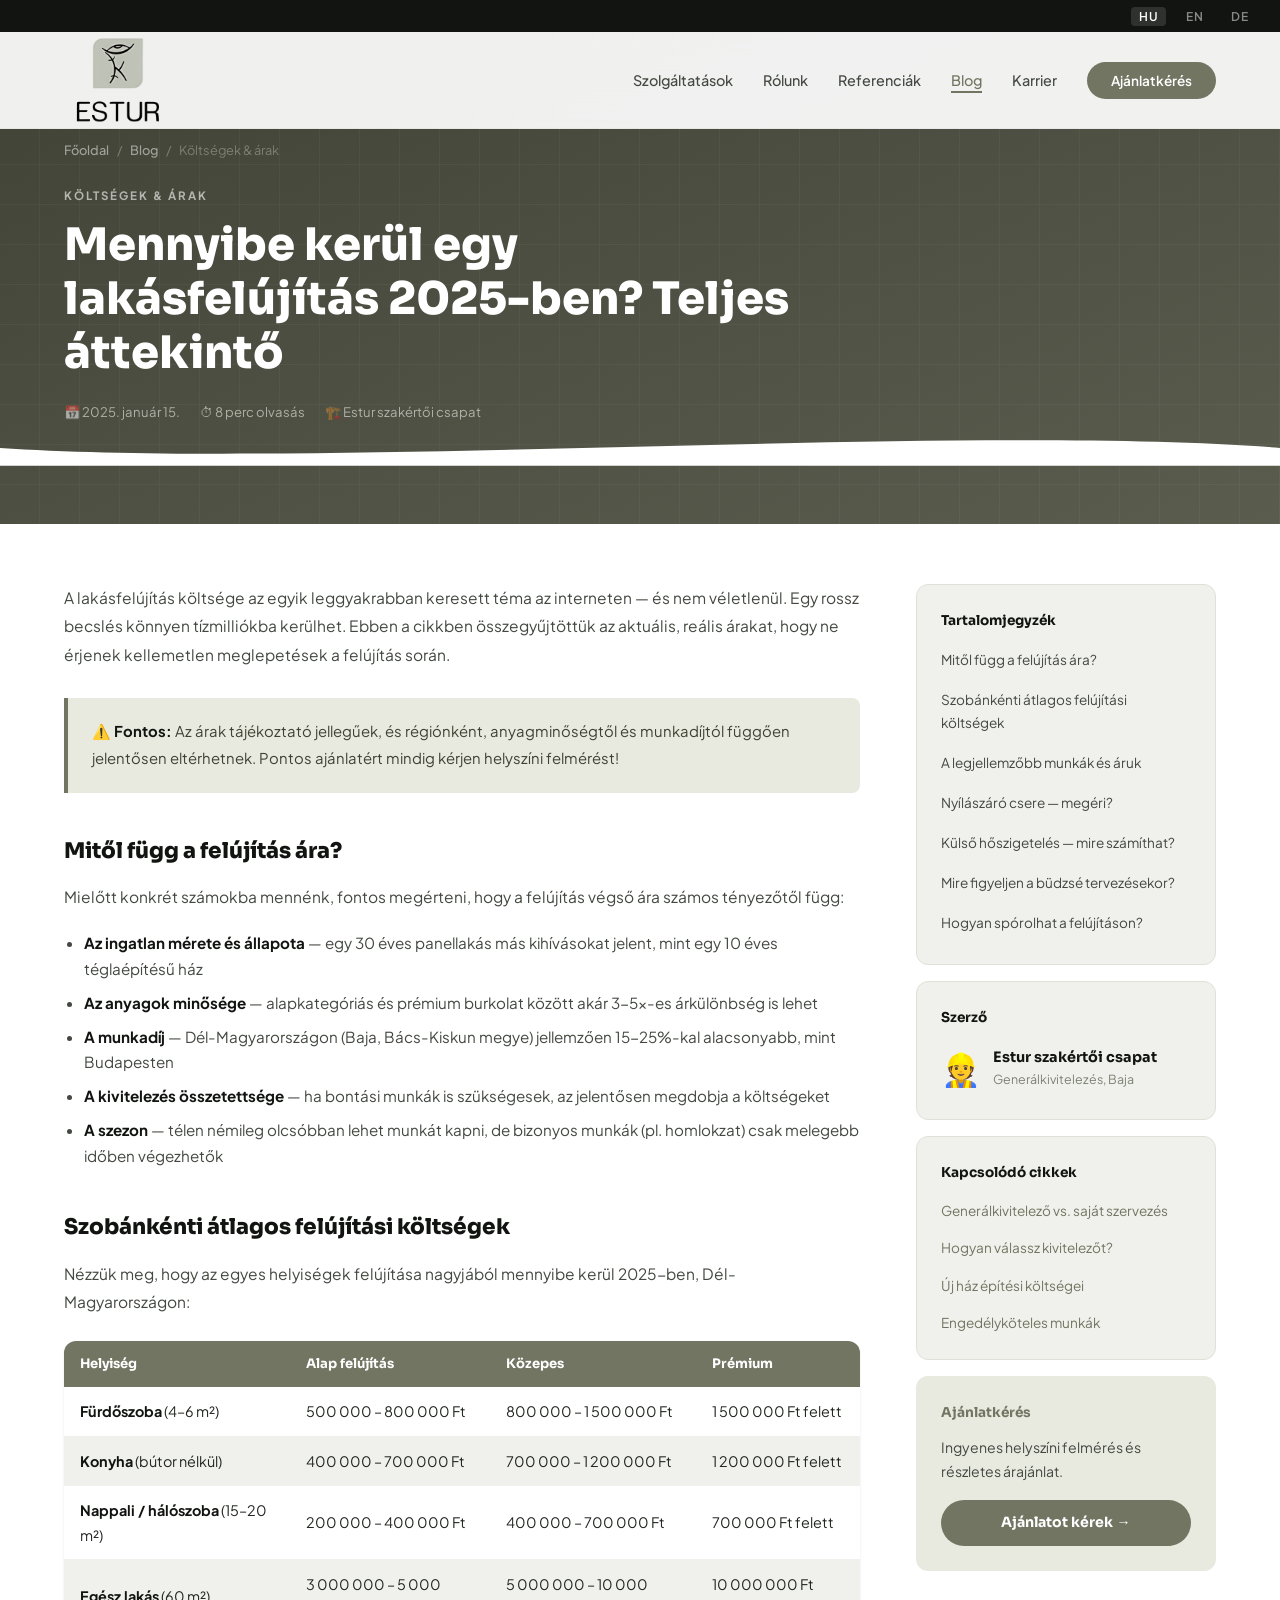
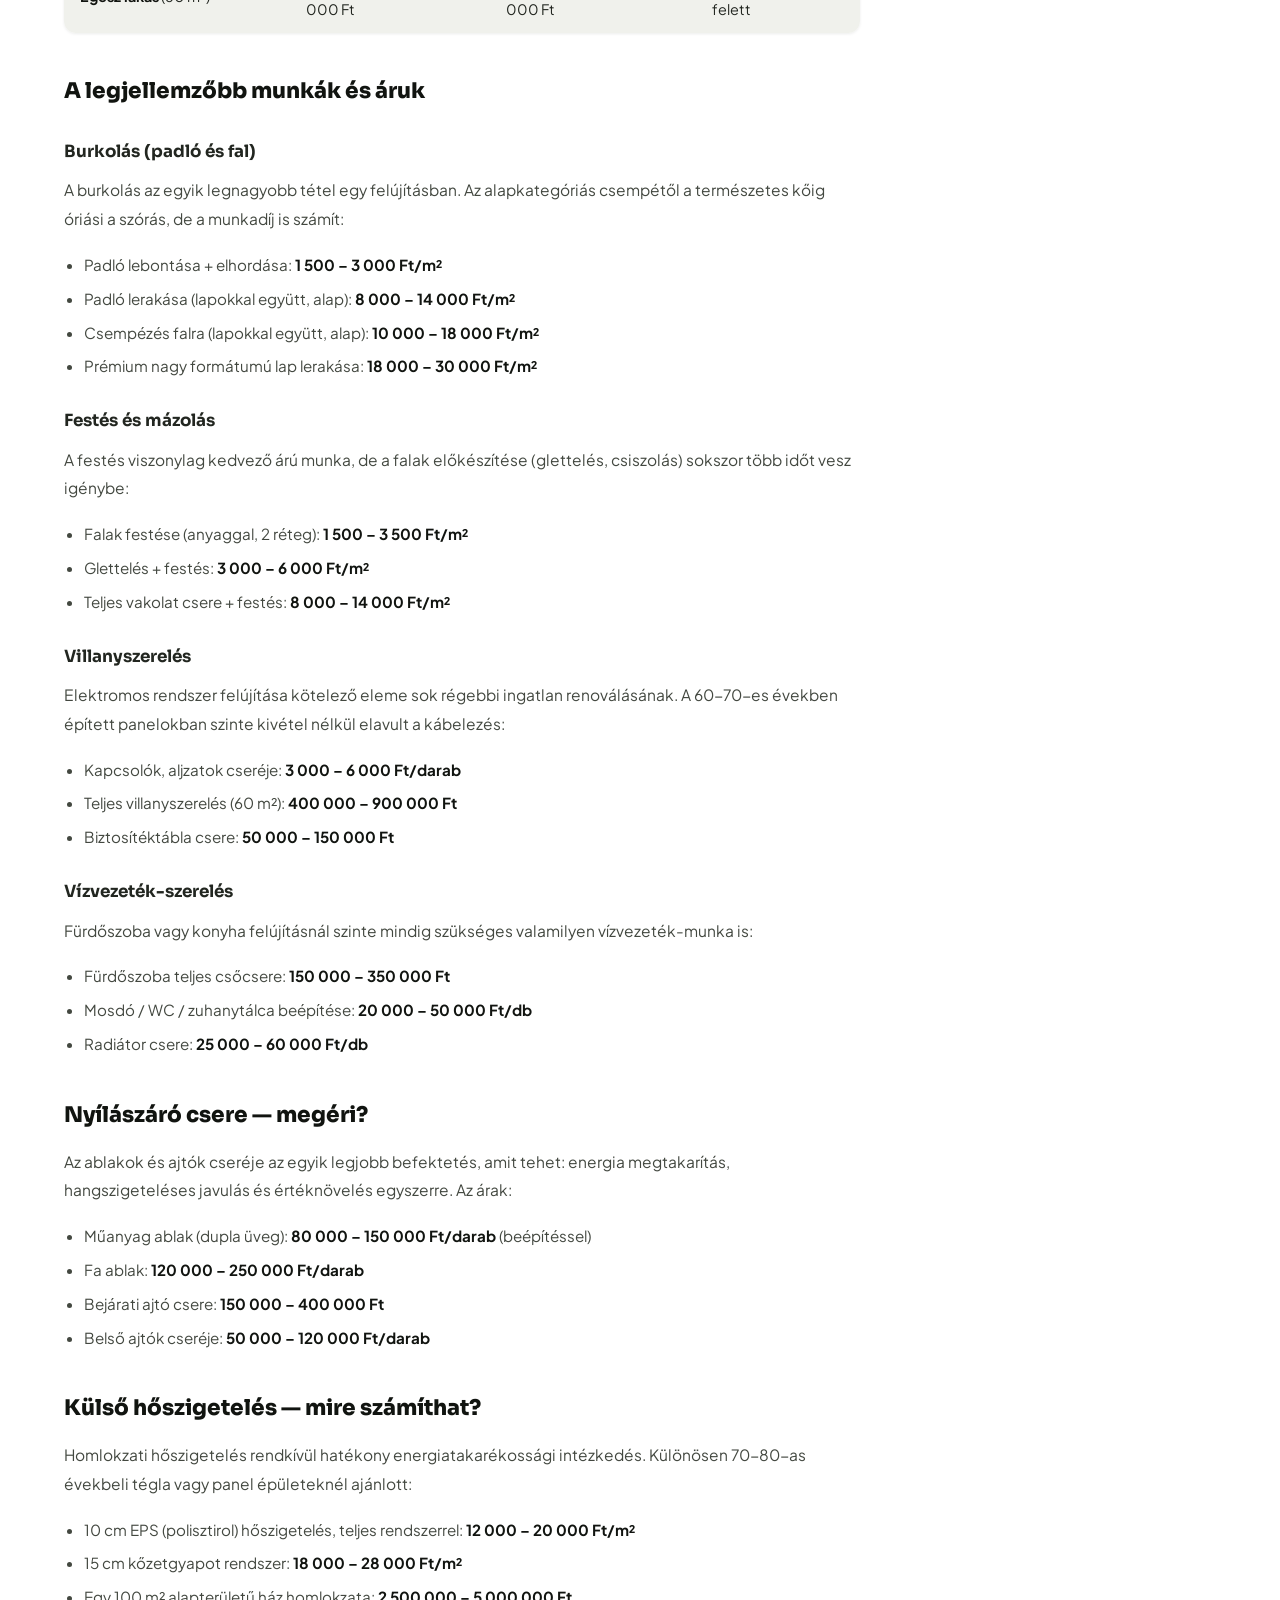
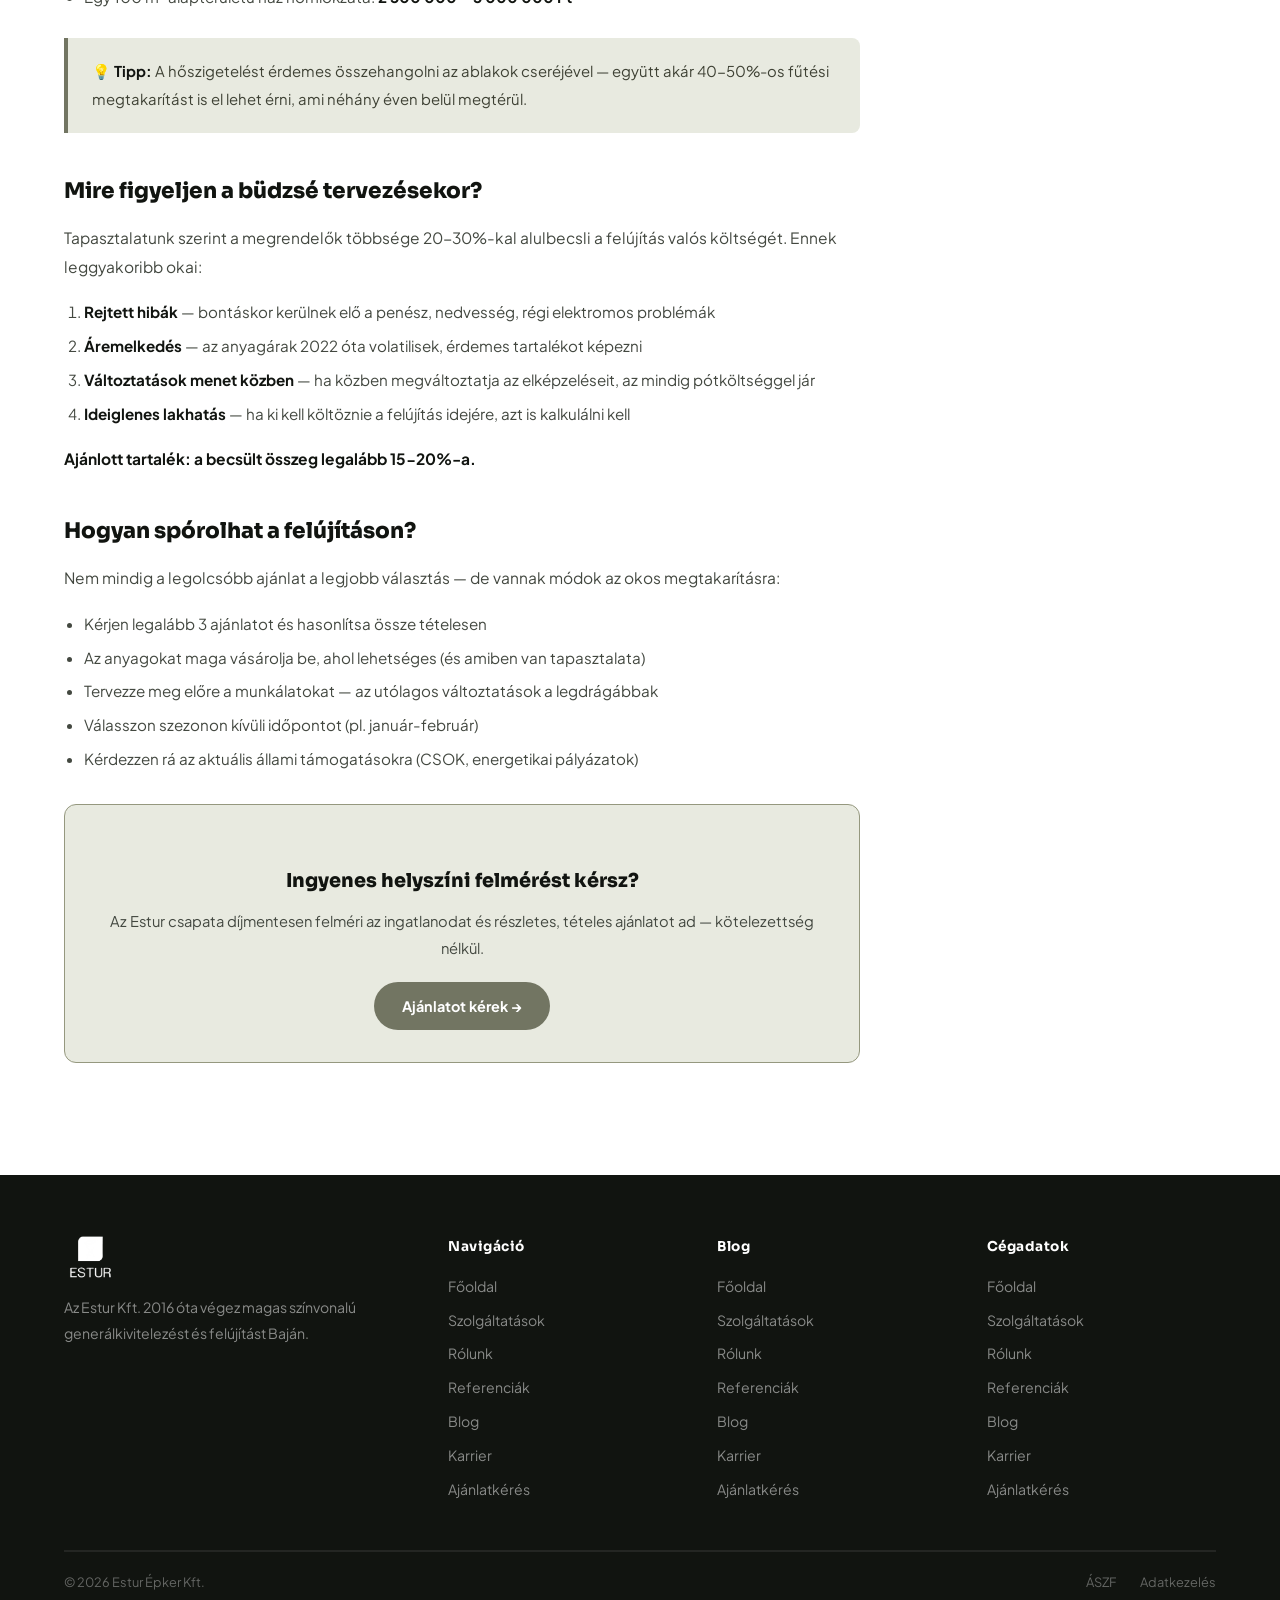
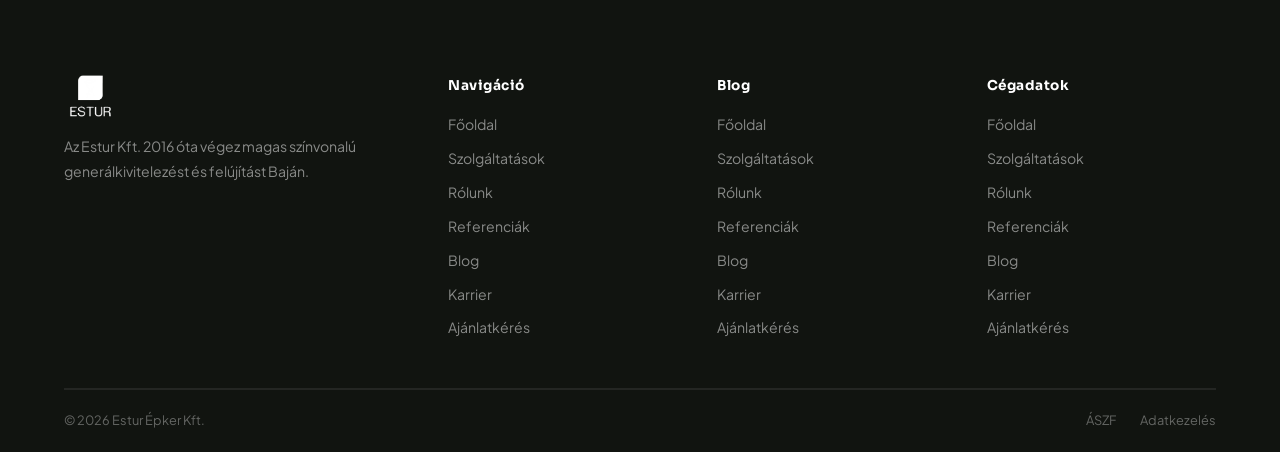
<file: blog/blog-felujitas-koltseg-2025.html>
<!DOCTYPE html>
<html lang="hu">
<head>
<meta charset="UTF-8">
<meta name="viewport" content="width=device-width, initial-scale=1.0">
<title>Mennyibe kerül egy lakásfelújítás 2025-ben? | Estur Épker Kft.</title>
<link rel="preconnect" href="https://fonts.googleapis.com">
<link rel="preconnect" href="https://fonts.gstatic.com" crossorigin>
<link href="https://fonts.googleapis.com/css2?family=Sora:wght@300;400;600;700;800&family=Plus+Jakarta+Sans:wght@300;400;500;600;700&display=swap" rel="stylesheet">
<link rel="stylesheet" href="../assets/css/estur.css">
<link rel="stylesheet" href="../assets/css/blog-article.css">
<style>
.cta-box{background:var(--sage-subtle);border:1px solid var(--sage-light);border-radius:var(--radius);padding:32px;margin:32px 0;text-align:center}
.cta-box h3{font-family:var(--font-h);font-size:1.2rem;font-weight:800;color:var(--gray-900);margin-bottom:10px}
.cta-box p{font-size:.92rem;color:var(--gray-600);margin-bottom:20px}
.cta-box a{display:inline-block;background:var(--sage);color:white;padding:12px 28px;border-radius:50px;font-weight:700;font-size:.9rem;text-decoration:none;transition:var(--tr)}
.cta-box a:hover{background:var(--sage-dark);transform:translateY(-2px)}
.author-box{display:flex;align-items:center;gap:12px}
.author-avatar{font-size:2rem}
.author-name{font-family:var(--font-h);font-size:.9rem;font-weight:700;color:var(--gray-900)}
.author-role{font-size:.78rem;color:var(--gray-400)}
.related-list{list-style:none;display:flex;flex-direction:column;gap:10px}
.related-list a{font-size:.85rem;color:var(--sage);text-decoration:none;transition:var(--tr)}
.related-list a:hover{text-decoration:underline}
.sidebar-card h4{font-family:var(--font-h);font-size:.85rem;font-weight:700;color:var(--gray-900);margin-bottom:12px}
</style>
</head>
<body>

<div class="lang-bar">
  <button class="lang-btn active" onclick="setLang('hu')">HU</button>
  <button class="lang-btn" onclick="setLang('en')">EN</button>
  <button class="lang-btn" onclick="setLang('de')">DE</button>
</div>
<nav class="navbar" id="navbar"><div class="nav-inner">
  <a href="../index.html" class="nav-logo"><img src="../assets/images/logo.png" alt="Estur Épker Kft."></a>
  <ul class="nav-links">
    <li><a href="../szolgaltatasok.html" data-hu="Szolgáltatások" data-en="Services" data-de="Leistungen">Szolgáltatások</a></li>
    <li><a href="../rolunk.html" data-hu="Rólunk" data-en="About Us" data-de="Über uns">Rólunk</a></li>
    <li><a href="../referenciak.html" data-hu="Referenciák" data-en="References" data-de="Referenzen">Referenciák</a></li>
    <li><a href="../blog.html" class="active" data-hu="Blog" data-en="Blog" data-de="Blog">Blog</a></li>
    <li><a href="../karrier.html" data-hu="Karrier" data-en="Careers" data-de="Karriere">Karrier</a></li>
    <li><a href="../ajanlatkeres.html" class="nav-cta" data-hu="Ajánlatkérés" data-en="Get a Quote" data-de="Angebot">Ajánlatkérés</a></li>
  </ul>
  <button class="hamburger" id="hamburger" aria-label="Menü"><span></span><span></span><span></span></button>
</div></nav>
<div class="mobile-menu" id="mobileMenu">
  <a href="../index.html" onclick="closeMobile()">Főoldal</a>
  <a href="../szolgaltatasok.html" onclick="closeMobile()">Szolgáltatások</a>
  <a href="../rolunk.html" onclick="closeMobile()">Rólunk</a>
  <a href="../referenciak.html" onclick="closeMobile()">Referenciák</a>
  <a href="../blog.html" onclick="closeMobile()">Blog</a>
  <a href="../karrier.html" onclick="closeMobile()">Karrier</a>
  <a href="../ajanlatkeres.html" onclick="closeMobile()">Ajánlatkérés</a>
</div>
<section class="article-hero">
  <div class="container">
    <div class="breadcrumb"><a href="../index.html">Főoldal</a><span>/</span><a href="../blog.html">Blog</a><span>/</span><span>Költségek & árak</span></div>
    <div class="article-cat">Költségek & árak</div>
    <h1>Mennyibe kerül egy lakásfelújítás 2025-ben? Teljes áttekintő</h1>
    <div class="article-meta"><span>📅 2025. január 15.</span><span>⏱ 8 perc olvasás</span><span>🏗️ Estur szakértői csapat</span></div>
  </div>
  <div class="hero-wave"><svg viewBox="0 0 1440 48" preserveAspectRatio="none" xmlns="http://www.w3.org/2000/svg"><path d="M0,28 C360,52 1080,0 1440,28 L1440,48 L0,48 Z" fill="#ffffff"/></svg></div>
</section>

<div class="container">
<div class="article-layout">
<article class="article-body">

<p>A lakásfelújítás költsége az egyik leggyakrabban keresett téma az interneten — és nem véletlenül. Egy rossz becslés könnyen tízmilliókba kerülhet. Ebben a cikkben összegyűjtöttük az aktuális, reális árakat, hogy ne érjenek kellemetlen meglepetések a felújítás során.</p>

<div class="highlight-box"><p>⚠️ <strong>Fontos:</strong> Az árak tájékoztató jellegűek, és régiónként, anyagminőségtől és munkadíjtól függően jelentősen eltérhetnek. Pontos ajánlatért mindig kérjen helyszíni felmérést!</p></div>

<h2>Mitől függ a felújítás ára?</h2>
<p>Mielőtt konkrét számokba mennénk, fontos megérteni, hogy a felújítás végső ára számos tényezőtől függ:</p>
<ul>
  <li><strong>Az ingatlan mérete és állapota</strong> — egy 30 éves panellakás más kihívásokat jelent, mint egy 10 éves téglaépítésű ház</li>
  <li><strong>Az anyagok minősége</strong> — alapkategóriás és prémium burkolat között akár 3-5x-es árkülönbség is lehet</li>
  <li><strong>A munkadíj</strong> — Dél-Magyarországon (Baja, Bács-Kiskun megye) jellemzően 15-25%-kal alacsonyabb, mint Budapesten</li>
  <li><strong>A kivitelezés összetettsége</strong> — ha bontási munkák is szükségesek, az jelentősen megdobja a költségeket</li>
  <li><strong>A szezon</strong> — télen némileg olcsóbban lehet munkát kapni, de bizonyos munkák (pl. homlokzat) csak melegebb időben végezhetők</li>
</ul>

<h2>Szobánkénti átlagos felújítási költségek</h2>
<p>Nézzük meg, hogy az egyes helyiségek felújítása nagyjából mennyibe kerül 2025-ben, Dél-Magyarországon:</p>

<table class="price-table">
  <thead><tr><th>Helyiség</th><th>Alap felújítás</th><th>Közepes</th><th>Prémium</th></tr></thead>
  <tbody>
    <tr><td><strong>Fürdőszoba</strong> (4–6 m²)</td><td>500 000 – 800 000 Ft</td><td>800 000 – 1 500 000 Ft</td><td>1 500 000 Ft felett</td></tr>
    <tr><td><strong>Konyha</strong> (bútor nélkül)</td><td>400 000 – 700 000 Ft</td><td>700 000 – 1 200 000 Ft</td><td>1 200 000 Ft felett</td></tr>
    <tr><td><strong>Nappali / hálószoba</strong> (15–20 m²)</td><td>200 000 – 400 000 Ft</td><td>400 000 – 700 000 Ft</td><td>700 000 Ft felett</td></tr>
    <tr><td><strong>Egész lakás</strong> (60 m²)</td><td>3 000 000 – 5 000 000 Ft</td><td>5 000 000 – 10 000 000 Ft</td><td>10 000 000 Ft felett</td></tr>
  </tbody>
</table>

<h2>A legjellemzőbb munkák és áruk</h2>

<h3>Burkolás (padló és fal)</h3>
<p>A burkolás az egyik legnagyobb tétel egy felújításban. Az alapkategóriás csempétől a természetes kőig óriási a szórás, de a munkadíj is számít:</p>
<ul>
  <li>Padló lebontása + elhordása: <strong>1 500 – 3 000 Ft/m²</strong></li>
  <li>Padló lerakása (lapokkal együtt, alap): <strong>8 000 – 14 000 Ft/m²</strong></li>
  <li>Csempézés falra (lapokkal együtt, alap): <strong>10 000 – 18 000 Ft/m²</strong></li>
  <li>Prémium nagy formátumú lap lerakása: <strong>18 000 – 30 000 Ft/m²</strong></li>
</ul>

<h3>Festés és mázolás</h3>
<p>A festés viszonylag kedvező árú munka, de a falak előkészítése (glettelés, csiszolás) sokszor több időt vesz igénybe:</p>
<ul>
  <li>Falak festése (anyaggal, 2 réteg): <strong>1 500 – 3 500 Ft/m²</strong></li>
  <li>Glettelés + festés: <strong>3 000 – 6 000 Ft/m²</strong></li>
  <li>Teljes vakolat csere + festés: <strong>8 000 – 14 000 Ft/m²</strong></li>
</ul>

<h3>Villanyszerelés</h3>
<p>Elektromos rendszer felújítása kötelező eleme sok régebbi ingatlan renoválásának. A 60-70-es években épített panelokban szinte kivétel nélkül elavult a kábelezés:</p>
<ul>
  <li>Kapcsolók, aljzatok cseréje: <strong>3 000 – 6 000 Ft/darab</strong></li>
  <li>Teljes villanyszerelés (60 m²): <strong>400 000 – 900 000 Ft</strong></li>
  <li>Biztosítéktábla csere: <strong>50 000 – 150 000 Ft</strong></li>
</ul>

<h3>Vízvezeték-szerelés</h3>
<p>Fürdőszoba vagy konyha felújításnál szinte mindig szükséges valamilyen vízvezeték-munka is:</p>
<ul>
  <li>Fürdőszoba teljes csőcsere: <strong>150 000 – 350 000 Ft</strong></li>
  <li>Mosdó / WC / zuhanytálca beépítése: <strong>20 000 – 50 000 Ft/db</strong></li>
  <li>Radiátor csere: <strong>25 000 – 60 000 Ft/db</strong></li>
</ul>

<h2>Nyílászáró csere — megéri?</h2>
<p>Az ablakok és ajtók cseréje az egyik legjobb befektetés, amit tehet: energia megtakarítás, hangszigeteléses javulás és értéknövelés egyszerre. Az árak:</p>
<ul>
  <li>Műanyag ablak (dupla üveg): <strong>80 000 – 150 000 Ft/darab</strong> (beépítéssel)</li>
  <li>Fa ablak: <strong>120 000 – 250 000 Ft/darab</strong></li>
  <li>Bejárati ajtó csere: <strong>150 000 – 400 000 Ft</strong></li>
  <li>Belső ajtók cseréje: <strong>50 000 – 120 000 Ft/darab</strong></li>
</ul>

<h2>Külső hőszigetelés — mire számíthat?</h2>
<p>Homlokzati hőszigetelés rendkívül hatékony energiatakarékossági intézkedés. Különösen 70-80-as évekbeli tégla vagy panel épületeknél ajánlott:</p>
<ul>
  <li>10 cm EPS (polisztirol) hőszigetelés, teljes rendszerrel: <strong>12 000 – 20 000 Ft/m²</strong></li>
  <li>15 cm kőzetgyapot rendszer: <strong>18 000 – 28 000 Ft/m²</strong></li>
  <li>Egy 100 m² alapterületű ház homlokzata: <strong>2 500 000 – 5 000 000 Ft</strong></li>
</ul>

<div class="highlight-box"><p>💡 <strong>Tipp:</strong> A hőszigetelést érdemes összehangolni az ablakok cseréjével — együtt akár 40-50%-os fűtési megtakarítást is el lehet érni, ami néhány éven belül megtérül.</p></div>

<h2>Mire figyeljen a büdzsé tervezésekor?</h2>
<p>Tapasztalatunk szerint a megrendelők többsége 20-30%-kal alulbecsli a felújítás valós költségét. Ennek leggyakoribb okai:</p>
<ol>
  <li><strong>Rejtett hibák</strong> — bontáskor kerülnek elő a penész, nedvesség, régi elektromos problémák</li>
  <li><strong>Áremelkedés</strong> — az anyagárak 2022 óta volatilisek, érdemes tartalékot képezni</li>
  <li><strong>Változtatások menet közben</strong> — ha közben megváltoztatja az elképzeléseit, az mindig pótköltséggel jár</li>
  <li><strong>Ideiglenes lakhatás</strong> — ha ki kell költöznie a felújítás idejére, azt is kalkulálni kell</li>
</ol>
<p><strong>Ajánlott tartalék: a becsült összeg legalább 15-20%-a.</strong></p>

<h2>Hogyan spórolhat a felújításon?</h2>
<p>Nem mindig a legolcsóbb ajánlat a legjobb választás — de vannak módok az okos megtakarításra:</p>
<ul>
  <li>Kérjen legalább 3 ajánlatot és hasonlítsa össze tételesen</li>
  <li>Az anyagokat maga vásárolja be, ahol lehetséges (és amiben van tapasztalata)</li>
  <li>Tervezze meg előre a munkálatokat — az utólagos változtatások a legdrágábbak</li>
  <li>Válasszon szezonon kívüli időpontot (pl. január-február)</li>
  <li>Kérdezzen rá az aktuális állami támogatásokra (CSOK, energetikai pályázatok)</li>
</ul>

<div class="cta-box">
  <h3>Ingyenes helyszíni felmérést kérsz?</h3>
  <p>Az Estur csapata díjmentesen felméri az ingatlanodat és részletes, tételes ajánlatot ad — kötelezettség nélkül.</p>
  <a href="../ajanlatkeres.html">Ajánlatot kérek →</a>
</div>

</article>
<aside class="sidebar">
  <div class="sidebar-card">
    <h4>Tartalomjegyzék</h4>
    <ul class="toc-list" id="toc"></ul>
  </div>
  <div class="sidebar-card">
    <h4>Szerző</h4>
    <div class="author-box"><div class="author-avatar">👷</div><div><div class="author-name">Estur szakértői csapat</div><div class="author-role">Generálkivitelezés, Baja</div></div></div>
  </div>
  <div class="sidebar-card">
    <h4>Kapcsolódó cikkek</h4>
    <ul class="related-list">
      <li><a href="blog-generalkivitelezo-vs-sajat-szervezes.html">Generálkivitelező vs. saját szervezés</a></li>
      <li><a href="blog-megbizható-kivitelezo-valasztas.html">Hogyan válassz kivitelezőt?</a></li>
      <li><a href="blog-uj-haz-epitese-koltseg.html">Új ház építési költségei</a></li>
      <li><a href="blog-engedely-koteles-munkak.html">Engedélyköteles munkák</a></li>
    </ul>
  </div>
  <div class="sidebar-card" style="background:var(--sage-subtle);border-color:transparent">
    <h4 style="color:var(--sage)">Ajánlatkérés</h4>
    <p style="font-size:.88rem;color:var(--gray-600);margin-bottom:16px">Ingyenes helyszíni felmérés és részletes árajánlat.</p>
    <a href="../ajanlatkeres.html" style="display:block;background:var(--sage);color:white;text-align:center;padding:11px;border-radius:50px;text-decoration:none;font-weight:700;font-size:.88rem;font-family:var(--font-h)">Ajánlatot kérek →</a>
  </div>
</aside>
</div>
</div>

<footer class="footer"><div class="container">
  <div class="footer-grid">
    <div><a href="../index.html" class="nav-logo"><img src="../assets/images/logo.png" alt="Estur" style="height:44px;filter:brightness(0) invert(1)" onerror="this.style.display='none'"></a><p class="footer-brand-text">Az Estur Kft. 2016 óta végez magas színvonalú generálkivitelezést és felújítást Baján.</p></div>
    <div><h4>Navigáció</h4><ul class="footer-links"><li><a href="../index.html">Főoldal</a></li><li><a href="../szolgaltatasok.html">Szolgáltatások</a></li><li><a href="../rolunk.html">Rólunk</a></li><li><a href="../referenciak.html">Referenciák</a></li><li><a href="../blog.html">Blog</a></li><li><a href="../karrier.html">Karrier</a></li><li><a href="../ajanlatkeres.html">Ajánlatkérés</a></li></ul></div>
    <div><h4>Blog</h4><ul class="footer-links"><li><a href="../index.html">Főoldal</a></li><li><a href="../szolgaltatasok.html">Szolgáltatások</a></li><li><a href="../rolunk.html">Rólunk</a></li><li><a href="../referenciak.html">Referenciák</a></li><li><a href="../blog.html">Blog</a></li><li><a href="../karrier.html">Karrier</a></li><li><a href="../ajanlatkeres.html">Ajánlatkérés</a></li></ul></div>
    <div><h4>Cégadatok</h4><ul class="footer-links"><li><a href="../index.html">Főoldal</a></li><li><a href="../szolgaltatasok.html">Szolgáltatások</a></li><li><a href="../rolunk.html">Rólunk</a></li><li><a href="../referenciak.html">Referenciák</a></li><li><a href="../blog.html">Blog</a></li><li><a href="../karrier.html">Karrier</a></li><li><a href="../ajanlatkeres.html">Ajánlatkérés</a></li></ul></div>
  </div>
  <div class="footer-bottom"><span>© 2026 Estur Épker Kft.</span><div class="footer-legal"><a href="../aszf.html">ÁSZF</a><a href="../adatkezeles.html">Adatkezelés</a></div></div>
</div></footer>
<footer class="footer"><div class="container">
  <div class="footer-grid">
    <div><a href="../index.html" class="nav-logo"><img src="../assets/images/logo.png" alt="Estur" style="height:44px;filter:brightness(0) invert(1)" onerror="this.style.display='none'"></a><p class="footer-brand-text">Az Estur Kft. 2016 óta végez magas színvonalú generálkivitelezést és felújítást Baján.</p></div>
    <div><h4>Navigáció</h4><ul class="footer-links"><li><a href="../index.html">Főoldal</a></li><li><a href="../szolgaltatasok.html">Szolgáltatások</a></li><li><a href="../rolunk.html">Rólunk</a></li><li><a href="../referenciak.html">Referenciák</a></li><li><a href="../blog.html">Blog</a></li><li><a href="../karrier.html">Karrier</a></li><li><a href="../ajanlatkeres.html">Ajánlatkérés</a></li></ul></div>
    <div><h4>Blog</h4><ul class="footer-links"><li><a href="../index.html">Főoldal</a></li><li><a href="../szolgaltatasok.html">Szolgáltatások</a></li><li><a href="../rolunk.html">Rólunk</a></li><li><a href="../referenciak.html">Referenciák</a></li><li><a href="../blog.html">Blog</a></li><li><a href="../karrier.html">Karrier</a></li><li><a href="../ajanlatkeres.html">Ajánlatkérés</a></li></ul></div>
    <div><h4>Cégadatok</h4><ul class="footer-links"><li><a href="../index.html">Főoldal</a></li><li><a href="../szolgaltatasok.html">Szolgáltatások</a></li><li><a href="../rolunk.html">Rólunk</a></li><li><a href="../referenciak.html">Referenciák</a></li><li><a href="../blog.html">Blog</a></li><li><a href="../karrier.html">Karrier</a></li><li><a href="../ajanlatkeres.html">Ajánlatkérés</a></li></ul></div>
  </div>
  <div class="footer-bottom"><span>© 2026 Estur Épker Kft.</span><div class="footer-legal"><a href="../aszf.html">ÁSZF</a><a href="../adatkezeles.html">Adatkezelés</a></div></div>
</div></footer>

<script src="../assets/js/estur.js"></script>
<script>
const toc = document.getElementById('toc');
if (toc) {
  document.querySelectorAll('.article-body h2').forEach((h, i) => {
    h.id = 'sec-' + i;
    const li = document.createElement('li');
    li.innerHTML = '<a href="#sec-' + i + '">' + h.textContent + '</a>';
    toc.appendChild(li);
  });
}
</script>
</body>
</html>
</file>
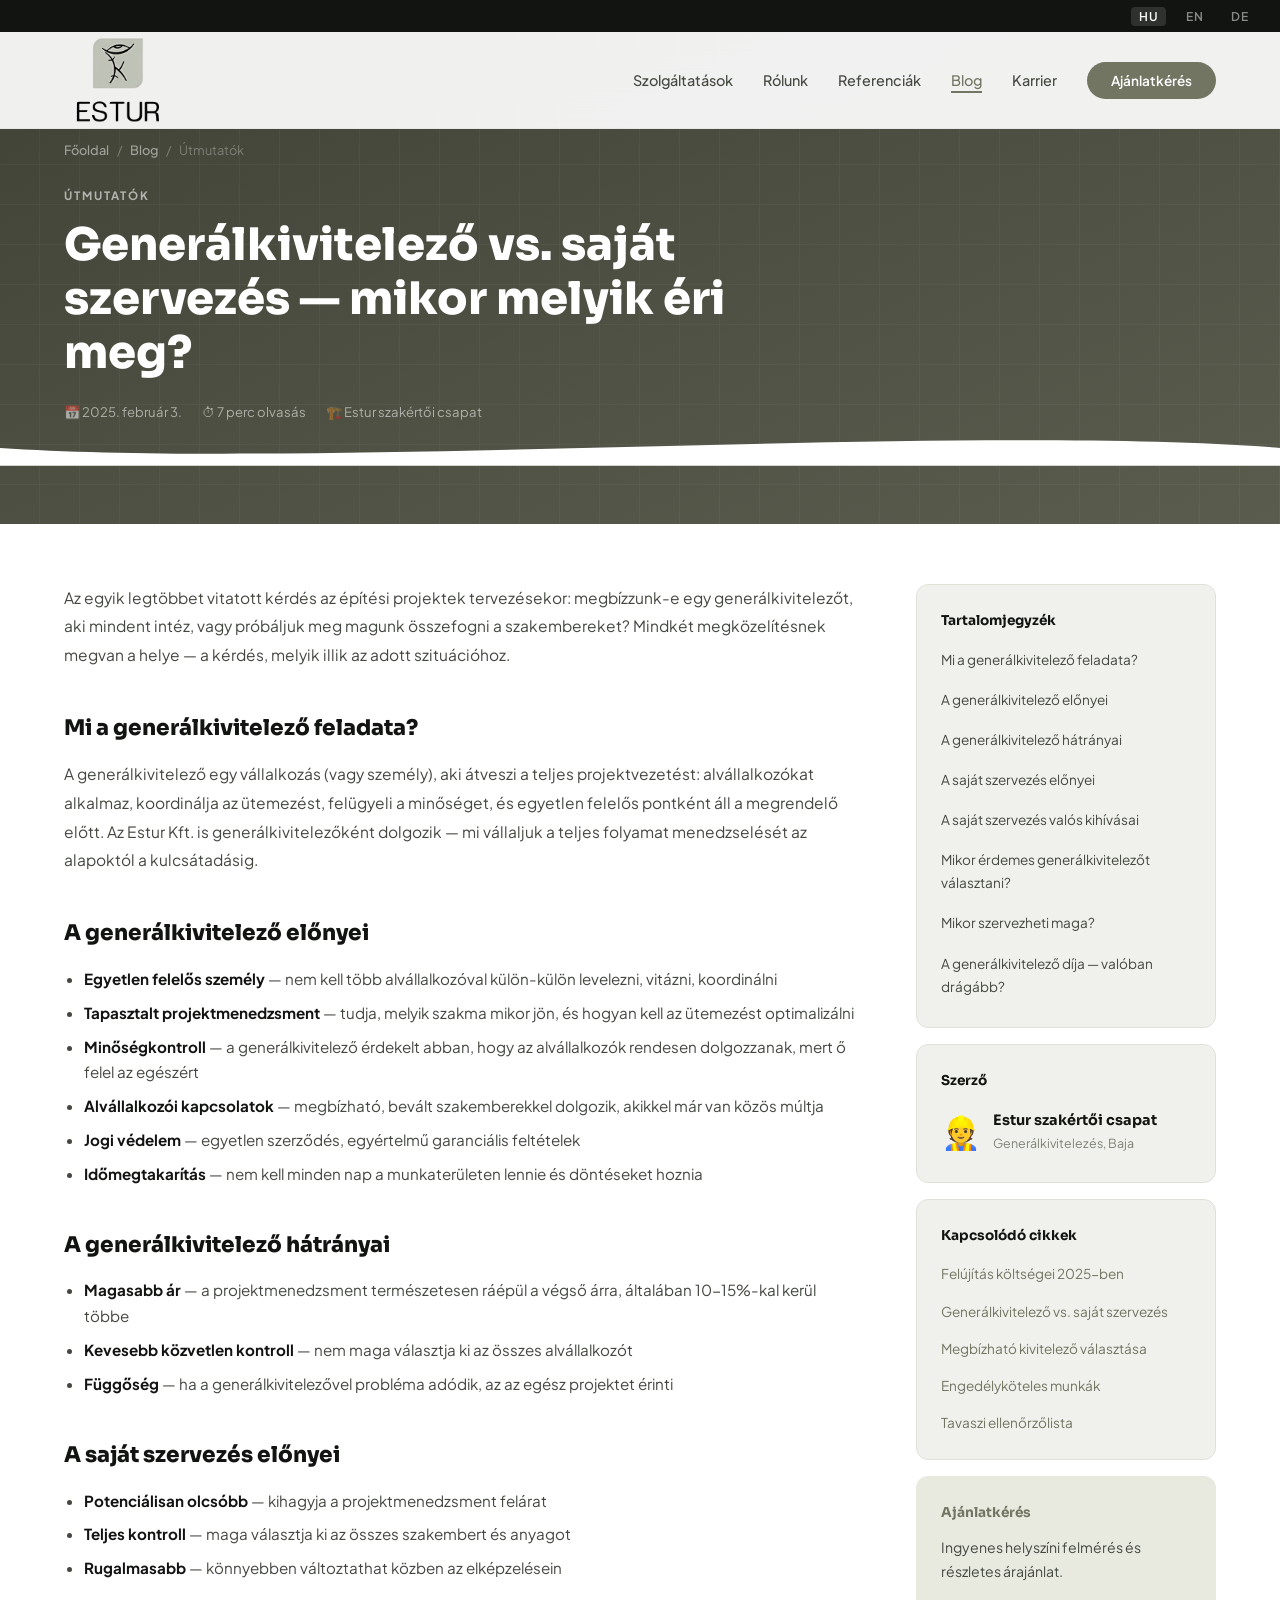
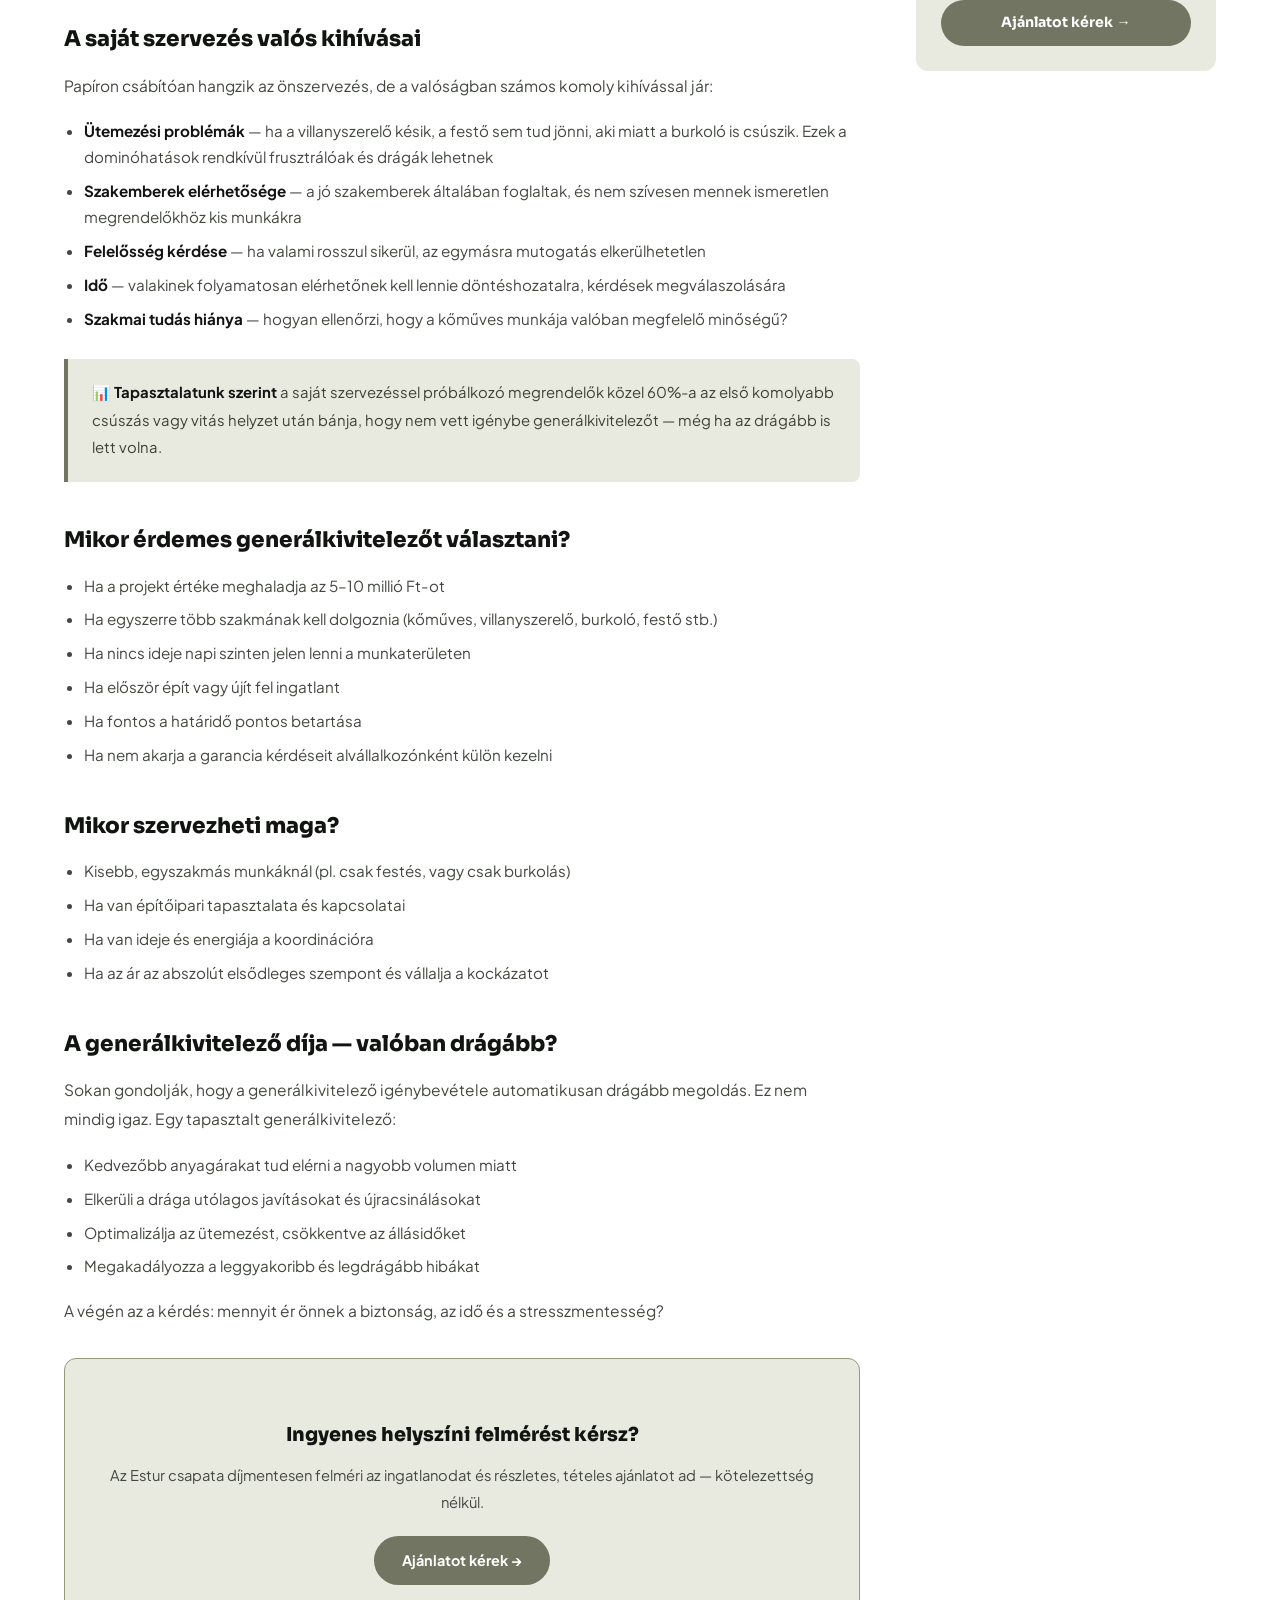
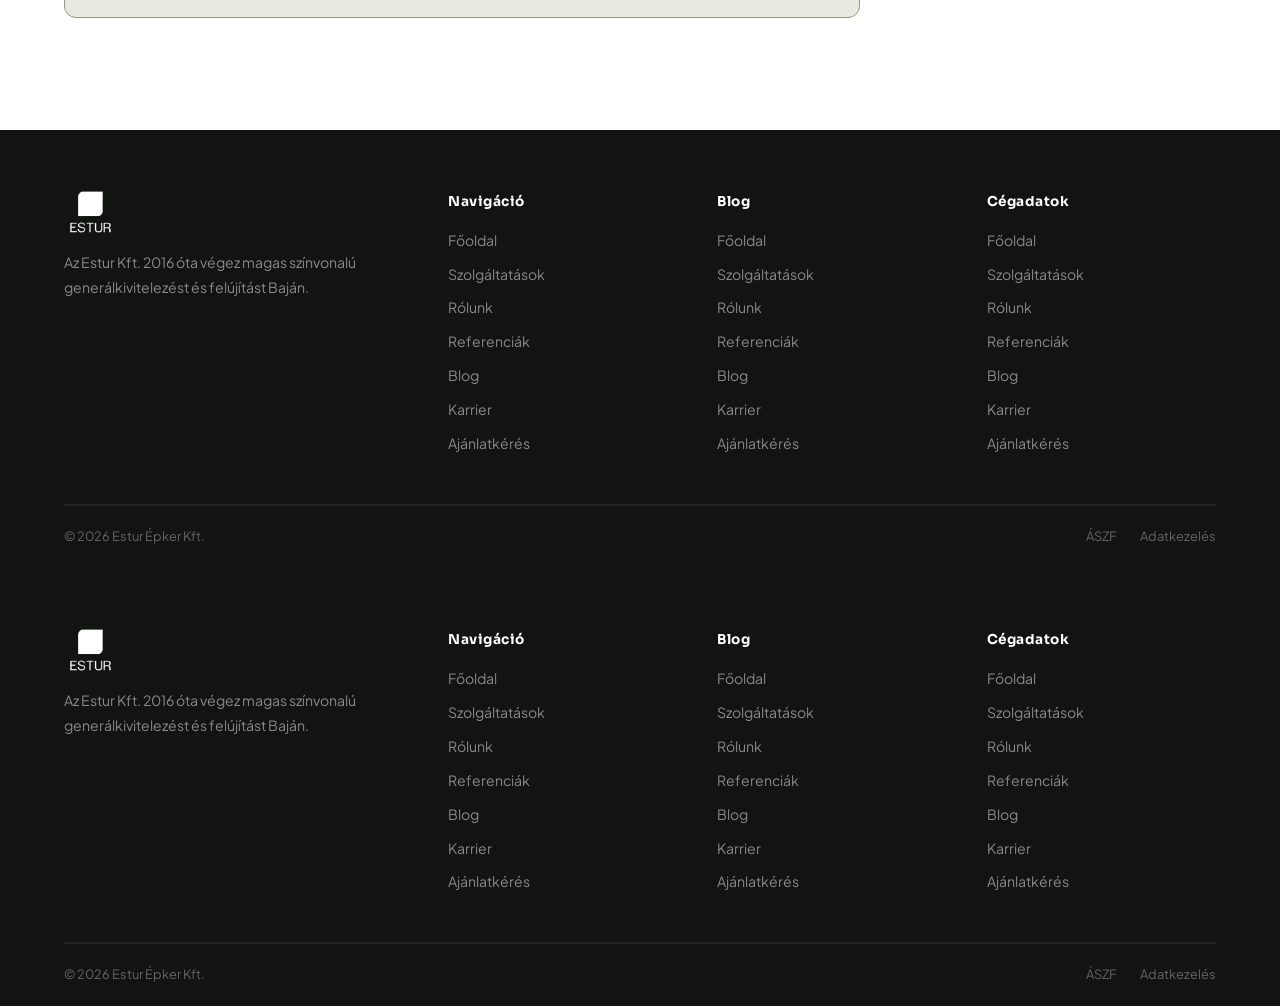
<file: blog/blog-generalkivitelezo-vs-sajat-szervezes.html>
<!DOCTYPE html>
<html lang="hu">
<head>
<meta charset="UTF-8">
<meta name="viewport" content="width=device-width, initial-scale=1.0">
<title>Generálkivitelező vs. saját szervezés | Estur Épker Kft.</title>
<link rel="preconnect" href="https://fonts.googleapis.com">
<link rel="preconnect" href="https://fonts.gstatic.com" crossorigin>
<link href="https://fonts.googleapis.com/css2?family=Sora:wght@300;400;600;700;800&family=Plus+Jakarta+Sans:wght@300;400;500;600;700&display=swap" rel="stylesheet">
<link rel="stylesheet" href="../assets/css/estur.css">
<link rel="stylesheet" href="../assets/css/blog-article.css">
<style>
.cta-box{background:var(--sage-subtle);border:1px solid var(--sage-light);border-radius:var(--radius);padding:32px;margin:32px 0;text-align:center}
.cta-box h3{font-family:var(--font-h);font-size:1.2rem;font-weight:800;color:var(--gray-900);margin-bottom:10px}
.cta-box p{font-size:.92rem;color:var(--gray-600);margin-bottom:20px}
.cta-box a{display:inline-block;background:var(--sage);color:white;padding:12px 28px;border-radius:50px;font-weight:700;font-size:.9rem;text-decoration:none;transition:var(--tr)}
.cta-box a:hover{background:var(--sage-dark);transform:translateY(-2px)}
.author-box{display:flex;align-items:center;gap:12px}
.author-avatar{font-size:2rem}
.author-name{font-family:var(--font-h);font-size:.9rem;font-weight:700;color:var(--gray-900)}
.author-role{font-size:.78rem;color:var(--gray-400)}
.related-list{list-style:none;display:flex;flex-direction:column;gap:10px}
.related-list a{font-size:.85rem;color:var(--sage);text-decoration:none;transition:var(--tr)}
.related-list a:hover{text-decoration:underline}
.sidebar-card h4{font-family:var(--font-h);font-size:.85rem;font-weight:700;color:var(--gray-900);margin-bottom:12px}
</style>
</head>
<body>

<div class="lang-bar">
  <button class="lang-btn active" onclick="setLang('hu')">HU</button>
  <button class="lang-btn" onclick="setLang('en')">EN</button>
  <button class="lang-btn" onclick="setLang('de')">DE</button>
</div>
<nav class="navbar" id="navbar"><div class="nav-inner">
  <a href="../index.html" class="nav-logo"><img src="../assets/images/logo.png" alt="Estur Épker Kft."></a>
  <ul class="nav-links">
    <li><a href="../szolgaltatasok.html" data-hu="Szolgáltatások" data-en="Services" data-de="Leistungen">Szolgáltatások</a></li>
    <li><a href="../rolunk.html" data-hu="Rólunk" data-en="About Us" data-de="Über uns">Rólunk</a></li>
    <li><a href="../referenciak.html" data-hu="Referenciák" data-en="References" data-de="Referenzen">Referenciák</a></li>
    <li><a href="../blog.html" class="active" data-hu="Blog" data-en="Blog" data-de="Blog">Blog</a></li>
    <li><a href="../karrier.html" data-hu="Karrier" data-en="Careers" data-de="Karriere">Karrier</a></li>
    <li><a href="../ajanlatkeres.html" class="nav-cta" data-hu="Ajánlatkérés" data-en="Get a Quote" data-de="Angebot">Ajánlatkérés</a></li>
  </ul>
  <button class="hamburger" id="hamburger" aria-label="Menü"><span></span><span></span><span></span></button>
</div></nav>
<div class="mobile-menu" id="mobileMenu">
  <a href="../index.html" onclick="closeMobile()">Főoldal</a>
  <a href="../szolgaltatasok.html" onclick="closeMobile()">Szolgáltatások</a>
  <a href="../rolunk.html" onclick="closeMobile()">Rólunk</a>
  <a href="../referenciak.html" onclick="closeMobile()">Referenciák</a>
  <a href="../blog.html" onclick="closeMobile()">Blog</a>
  <a href="../karrier.html" onclick="closeMobile()">Karrier</a>
  <a href="../ajanlatkeres.html" onclick="closeMobile()">Ajánlatkérés</a>
</div>
<section class="article-hero">
  <div class="container">
    <div class="breadcrumb"><a href="../index.html">Főoldal</a><span>/</span><a href="../blog.html">Blog</a><span>/</span><span>Útmutatók</span></div>
    <div class="article-cat">Útmutatók</div>
    <h1>Generálkivitelező vs. saját szervezés — mikor melyik éri meg?</h1>
    <div class="article-meta"><span>📅 2025. február 3.</span><span>⏱ 7 perc olvasás</span><span>🏗️ Estur szakértői csapat</span></div>
  </div>
  <div class="hero-wave"><svg viewBox="0 0 1440 48" preserveAspectRatio="none" xmlns="http://www.w3.org/2000/svg"><path d="M0,28 C360,52 1080,0 1440,28 L1440,48 L0,48 Z" fill="#ffffff"/></svg></div>
</section>
<div class="container">
<div class="article-layout">
<article class="article-body">
<p>Az egyik legtöbbet vitatott kérdés az építési projektek tervezésekor: megbízzunk-e egy generálkivitelezőt, aki mindent intéz, vagy próbáljuk meg magunk összefogni a szakembereket? Mindkét megközelítésnek megvan a helye — a kérdés, melyik illik az adott szituációhoz.</p>

<h2>Mi a generálkivitelező feladata?</h2>
<p>A generálkivitelező egy vállalkozás (vagy személy), aki átveszi a teljes projektvezetést: alvállalkozókat alkalmaz, koordinálja az ütemezést, felügyeli a minőséget, és egyetlen felelős pontként áll a megrendelő előtt. Az Estur Kft. is generálkivitelezőként dolgozik — mi vállaljuk a teljes folyamat menedzselését az alapoktól a kulcsátadásig.</p>

<h2>A generálkivitelező előnyei</h2>
<ul>
  <li><strong>Egyetlen felelős személy</strong> — nem kell több alvállalkozóval külön-külön levelezni, vitázni, koordinálni</li>
  <li><strong>Tapasztalt projektmenedzsment</strong> — tudja, melyik szakma mikor jön, és hogyan kell az ütemezést optimalizálni</li>
  <li><strong>Minőségkontroll</strong> — a generálkivitelező érdekelt abban, hogy az alvállalkozók rendesen dolgozzanak, mert ő felel az egészért</li>
  <li><strong>Alvállalkozói kapcsolatok</strong> — megbízható, bevált szakemberekkel dolgozik, akikkel már van közös múltja</li>
  <li><strong>Jogi védelem</strong> — egyetlen szerződés, egyértelmű garanciális feltételek</li>
  <li><strong>Időmegtakarítás</strong> — nem kell minden nap a munkaterületen lennie és döntéseket hoznia</li>
</ul>

<h2>A generálkivitelező hátrányai</h2>
<ul>
  <li><strong>Magasabb ár</strong> — a projektmenedzsment természetesen ráépül a végső árra, általában 10-15%-kal kerül többe</li>
  <li><strong>Kevesebb közvetlen kontroll</strong> — nem maga választja ki az összes alvállalkozót</li>
  <li><strong>Függőség</strong> — ha a generálkivitelezővel probléma adódik, az az egész projektet érinti</li>
</ul>

<h2>A saját szervezés előnyei</h2>
<ul>
  <li><strong>Potenciálisan olcsóbb</strong> — kihagyja a projektmenedzsment felárat</li>
  <li><strong>Teljes kontroll</strong> — maga választja ki az összes szakembert és anyagot</li>
  <li><strong>Rugalmasabb</strong> — könnyebben változtathat közben az elképzelésein</li>
</ul>

<h2>A saját szervezés valós kihívásai</h2>
<p>Papíron csábítóan hangzik az önszervezés, de a valóságban számos komoly kihívással jár:</p>
<ul>
  <li><strong>Ütemezési problémák</strong> — ha a villanyszerelő késik, a festő sem tud jönni, aki miatt a burkoló is csúszik. Ezek a dominóhatások rendkívül frusztrálóak és drágák lehetnek</li>
  <li><strong>Szakemberek elérhetősége</strong> — a jó szakemberek általában foglaltak, és nem szívesen mennek ismeretlen megrendelőkhöz kis munkákra</li>
  <li><strong>Felelősség kérdése</strong> — ha valami rosszul sikerül, az egymásra mutogatás elkerülhetetlen</li>
  <li><strong>Idő</strong> — valakinek folyamatosan elérhetőnek kell lennie döntéshozatalra, kérdések megválaszolására</li>
  <li><strong>Szakmai tudás hiánya</strong> — hogyan ellenőrzi, hogy a kőműves munkája valóban megfelelő minőségű?</li>
</ul>

<div class="highlight-box"><p>📊 <strong>Tapasztalatunk szerint</strong> a saját szervezéssel próbálkozó megrendelők közel 60%-a az első komolyabb csúszás vagy vitás helyzet után bánja, hogy nem vett igénybe generálkivitelezőt — még ha az drágább is lett volna.</p></div>

<h2>Mikor érdemes generálkivitelezőt választani?</h2>
<ul>
  <li>Ha a projekt értéke meghaladja az 5–10 millió Ft-ot</li>
  <li>Ha egyszerre több szakmának kell dolgoznia (kőműves, villanyszerelő, burkoló, festő stb.)</li>
  <li>Ha nincs ideje napi szinten jelen lenni a munkaterületen</li>
  <li>Ha először épít vagy újít fel ingatlant</li>
  <li>Ha fontos a határidő pontos betartása</li>
  <li>Ha nem akarja a garancia kérdéseit alvállalkozónként külön kezelni</li>
</ul>

<h2>Mikor szervezheti maga?</h2>
<ul>
  <li>Kisebb, egyszakmás munkáknál (pl. csak festés, vagy csak burkolás)</li>
  <li>Ha van építőipari tapasztalata és kapcsolatai</li>
  <li>Ha van ideje és energiája a koordinációra</li>
  <li>Ha az ár az abszolút elsődleges szempont és vállalja a kockázatot</li>
</ul>

<h2>A generálkivitelező díja — valóban drágább?</h2>
<p>Sokan gondolják, hogy a generálkivitelező igénybevétele automatikusan drágább megoldás. Ez nem mindig igaz. Egy tapasztalt generálkivitelező:</p>
<ul>
  <li>Kedvezőbb anyagárakat tud elérni a nagyobb volumen miatt</li>
  <li>Elkerüli a drága utólagos javításokat és újracsinálásokat</li>
  <li>Optimalizálja az ütemezést, csökkentve az állásidőket</li>
  <li>Megakadályozza a leggyakoribb és legdrágább hibákat</li>
</ul>
<p>A végén az a kérdés: mennyit ér önnek a biztonság, az idő és a stresszmentesség?</p>
<div class="cta-box">
  <h3>Ingyenes helyszíni felmérést kérsz?</h3>
  <p>Az Estur csapata díjmentesen felméri az ingatlanodat és részletes, tételes ajánlatot ad — kötelezettség nélkül.</p>
  <a href="../ajanlatkeres.html">Ajánlatot kérek →</a>
</div>
</article>
<aside class="sidebar">
  <div class="sidebar-card"><h4>Tartalomjegyzék</h4><ul class="toc-list" id="toc"></ul></div>
  <div class="sidebar-card"><h4>Szerző</h4><div class="author-box"><div class="author-avatar">👷</div><div><div class="author-name">Estur szakértői csapat</div><div class="author-role">Generálkivitelezés, Baja</div></div></div></div>
  <div class="sidebar-card"><h4>Kapcsolódó cikkek</h4><ul class="related-list">
    <li><a href="blog-felujitas-koltseg-2025.html">Felújítás költségei 2025-ben</a></li>
    <li><a href="blog-generalkivitelezo-vs-sajat-szervezes.html">Generálkivitelező vs. saját szervezés</a></li>
    <li><a href="blog-megbizható-kivitelezo-valasztas.html">Megbízható kivitelező választása</a></li>
    <li><a href="blog-engedely-koteles-munkak.html">Engedélyköteles munkák</a></li>
    <li><a href="blog-tavaszi-ellenorzolista.html">Tavaszi ellenőrzőlista</a></li>
  </ul></div>
  <div class="sidebar-card" style="background:var(--sage-subtle);border-color:transparent">
    <h4 style="color:var(--sage)">Ajánlatkérés</h4>
    <p style="font-size:.88rem;color:var(--gray-600);margin-bottom:16px">Ingyenes helyszíni felmérés és részletes árajánlat.</p>
    <a href="../ajanlatkeres.html" style="display:block;background:var(--sage);color:white;text-align:center;padding:11px;border-radius:50px;text-decoration:none;font-weight:700;font-size:.88rem;font-family:var(--font-h)">Ajánlatot kérek →</a>
  </div>
</aside>
</div>
</div>
<footer class="footer"><div class="container">
  <div class="footer-grid">
    <div><a href="../index.html" class="nav-logo"><img src="../assets/images/logo.png" alt="Estur" style="height:44px;filter:brightness(0) invert(1)" onerror="this.style.display='none'"></a><p class="footer-brand-text">Az Estur Kft. 2016 óta végez magas színvonalú generálkivitelezést és felújítást Baján.</p></div>
    <div><h4>Navigáció</h4><ul class="footer-links"><li><a href="../index.html">Főoldal</a></li><li><a href="../szolgaltatasok.html">Szolgáltatások</a></li><li><a href="../rolunk.html">Rólunk</a></li><li><a href="../referenciak.html">Referenciák</a></li><li><a href="../blog.html">Blog</a></li><li><a href="../karrier.html">Karrier</a></li><li><a href="../ajanlatkeres.html">Ajánlatkérés</a></li></ul></div>
    <div><h4>Blog</h4><ul class="footer-links"><li><a href="../index.html">Főoldal</a></li><li><a href="../szolgaltatasok.html">Szolgáltatások</a></li><li><a href="../rolunk.html">Rólunk</a></li><li><a href="../referenciak.html">Referenciák</a></li><li><a href="../blog.html">Blog</a></li><li><a href="../karrier.html">Karrier</a></li><li><a href="../ajanlatkeres.html">Ajánlatkérés</a></li></ul></div>
    <div><h4>Cégadatok</h4><ul class="footer-links"><li><a href="../index.html">Főoldal</a></li><li><a href="../szolgaltatasok.html">Szolgáltatások</a></li><li><a href="../rolunk.html">Rólunk</a></li><li><a href="../referenciak.html">Referenciák</a></li><li><a href="../blog.html">Blog</a></li><li><a href="../karrier.html">Karrier</a></li><li><a href="../ajanlatkeres.html">Ajánlatkérés</a></li></ul></div>
  </div>
  <div class="footer-bottom"><span>© 2026 Estur Épker Kft.</span><div class="footer-legal"><a href="../aszf.html">ÁSZF</a><a href="../adatkezeles.html">Adatkezelés</a></div></div>
</div></footer>
<footer class="footer"><div class="container">
  <div class="footer-grid">
    <div><a href="../index.html" class="nav-logo"><img src="../assets/images/logo.png" alt="Estur" style="height:44px;filter:brightness(0) invert(1)" onerror="this.style.display='none'"></a><p class="footer-brand-text">Az Estur Kft. 2016 óta végez magas színvonalú generálkivitelezést és felújítást Baján.</p></div>
    <div><h4>Navigáció</h4><ul class="footer-links"><li><a href="../index.html">Főoldal</a></li><li><a href="../szolgaltatasok.html">Szolgáltatások</a></li><li><a href="../rolunk.html">Rólunk</a></li><li><a href="../referenciak.html">Referenciák</a></li><li><a href="../blog.html">Blog</a></li><li><a href="../karrier.html">Karrier</a></li><li><a href="../ajanlatkeres.html">Ajánlatkérés</a></li></ul></div>
    <div><h4>Blog</h4><ul class="footer-links"><li><a href="../index.html">Főoldal</a></li><li><a href="../szolgaltatasok.html">Szolgáltatások</a></li><li><a href="../rolunk.html">Rólunk</a></li><li><a href="../referenciak.html">Referenciák</a></li><li><a href="../blog.html">Blog</a></li><li><a href="../karrier.html">Karrier</a></li><li><a href="../ajanlatkeres.html">Ajánlatkérés</a></li></ul></div>
    <div><h4>Cégadatok</h4><ul class="footer-links"><li><a href="../index.html">Főoldal</a></li><li><a href="../szolgaltatasok.html">Szolgáltatások</a></li><li><a href="../rolunk.html">Rólunk</a></li><li><a href="../referenciak.html">Referenciák</a></li><li><a href="../blog.html">Blog</a></li><li><a href="../karrier.html">Karrier</a></li><li><a href="../ajanlatkeres.html">Ajánlatkérés</a></li></ul></div>
  </div>
  <div class="footer-bottom"><span>© 2026 Estur Épker Kft.</span><div class="footer-legal"><a href="../aszf.html">ÁSZF</a><a href="../adatkezeles.html">Adatkezelés</a></div></div>
</div></footer>

<script src="../assets/js/estur.js"></script>
<script>
const toc = document.getElementById('toc');
if (toc) {
  document.querySelectorAll('.article-body h2').forEach((h, i) => {
    h.id = 'sec-' + i;
    const li = document.createElement('li');
    li.innerHTML = '<a href="#sec-' + i + '">' + h.textContent + '</a>';
    toc.appendChild(li);
  });
}
</script>
</body>
</html>
</file>
<file: assets/css/estur.css>
/* ══════════════════════════════════════════
   ESTUR ÉPKER KFT. — Közös stíluslap
   ══════════════════════════════════════════ */

/* ── Reset & Variables ── */
*,*::before,*::after{margin:0;padding:0;box-sizing:border-box}
:root{
  --sage:#727562;--sage-dark:#5a5d4e;--sage-deeper:#3e4134;
  --sage-light:#95987f;--sage-subtle:#e8eae0;
  --sage-glow:rgba(114,117,98,.18);--sage-text-shadow:0 1px 4px rgba(50,54,40,.28);
  --cream:#f6f6f2;--white:#ffffff;
  --gray-50:#f0f1ec;--gray-100:#dfe1d9;--gray-200:#c0c4b8;
  --gray-400:#7d8274;--gray-600:#434840;--gray-800:#222620;--gray-900:#111410;
  --font-h:'Sora',sans-serif;--font-b:'Plus Jakarta Sans',sans-serif;
  --shadow-sm:0 1px 3px rgba(17,20,16,.08);
  --shadow-md:0 4px 20px rgba(17,20,16,.1);
  --shadow-lg:0 12px 40px rgba(17,20,16,.14);
  --radius:12px;--radius-sm:8px;--tr:.3s cubic-bezier(.4,0,.2,1);
  --mobile-menu-bg:#111410;
}
html{scroll-behavior:smooth}
body{font-family:var(--font-b);color:var(--gray-800);background:var(--white);line-height:1.7;overflow-x:hidden;-webkit-font-smoothing:antialiased}
.container{max-width:1200px;margin:0 auto;padding:0 24px}
.section{padding:100px 0}
.section-label{font-family:var(--font-h);font-size:.75rem;font-weight:700;letter-spacing:3px;text-transform:uppercase;color:var(--sage);margin-bottom:12px;text-shadow:var(--sage-text-shadow)}
.section-title{font-family:var(--font-h);font-size:clamp(1.8rem,4vw,2.8rem);font-weight:800;color:var(--gray-900);line-height:1.2;margin-bottom:20px}
.section-sub{font-size:1.05rem;color:var(--gray-600);max-width:560px;line-height:1.8}

/* ── Animations ── */
@keyframes slideR{from{opacity:0;transform:translateX(-40px)}to{opacity:1;transform:translateX(0)}}
@keyframes scaleIn{from{opacity:0;transform:scale(.92)}to{opacity:1;transform:scale(1)}}
@keyframes float{0%,100%{transform:translateY(0)}50%{transform:translateY(-8px)}}
@keyframes pulse{0%,100%{opacity:1}50%{opacity:.4}}
@keyframes marquee{0%{transform:translateX(0)}100%{transform:translateX(-50%)}}
@keyframes fadeUp{from{opacity:0;transform:translateY(40px)}to{opacity:1;transform:translateY(0)}}
@keyframes slideUp{from{opacity:0;transform:translateY(32px)}to{opacity:1;transform:translateY(0)}}

/* ── Reveal scroll animation ── */
.reveal{opacity:0;transform:translateY(30px);transition:opacity .7s ease,transform .7s ease}
.reveal.visible{opacity:1;transform:translateY(0)}

/* ── Buttons ── */
.btn-primary{display:inline-flex;align-items:center;gap:8px;background:var(--sage);color:white;padding:14px 32px;border-radius:50px;text-decoration:none;font-weight:600;font-size:.95rem;transition:var(--tr);border:none;cursor:pointer;font-family:var(--font-b)}
.btn-primary:hover{background:var(--sage-dark);transform:translateY(-2px);box-shadow:0 6px 24px var(--sage-glow)}
.btn-secondary{display:inline-flex;align-items:center;gap:8px;background:transparent;color:var(--gray-800);padding:14px 32px;border-radius:50px;text-decoration:none;font-weight:600;font-size:.95rem;border:1.5px solid var(--gray-200);transition:var(--tr)}
.btn-secondary:hover{border-color:var(--sage);color:var(--sage);transform:translateY(-2px)}
.btn-white{display:inline-flex;align-items:center;gap:8px;background:white;color:var(--sage-dark);padding:14px 36px;border-radius:50px;text-decoration:none;font-weight:700;font-size:.95rem;transition:var(--tr)}
.btn-white:hover{transform:translateY(-2px);box-shadow:0 8px 30px rgba(0,0,0,.15)}
.arr{width:16px;height:16px;vertical-align:middle}

/* ── Lang Bar ── */
.lang-bar{position:fixed;top:0;left:0;right:0;z-index:1100;background:var(--gray-900);height:32px;display:flex;align-items:center;justify-content:flex-end;padding:0 24px;gap:12px}
.lang-btn{background:none;border:none;color:rgba(255,255,255,.5);font-size:.75rem;font-family:var(--font-b);font-weight:600;cursor:pointer;padding:2px 8px;border-radius:4px;transition:var(--tr);letter-spacing:.5px}
.lang-btn.active{color:white;background:rgba(255,255,255,.12)}
.lang-btn:hover{color:white}

/* ── Navbar ── */
.navbar{position:fixed;top:32px;left:0;right:0;z-index:1000;background:rgba(255,255,255,.92);backdrop-filter:blur(20px);-webkit-backdrop-filter:blur(20px);border-bottom:1px solid rgba(0,0,0,.04);transition:var(--tr)}
.navbar.scrolled{box-shadow:var(--shadow-sm)}
.nav-inner{display:flex;align-items:center;justify-content:space-between;height:96px;max-width:1200px;margin:0 auto;padding:0 24px}
.nav-logo{display:flex;align-items:center;gap:10px;text-decoration:none}
.nav-logo img{height:90px;width:auto}
.nav-links{display:flex;align-items:center;gap:30px;list-style:none}
.nav-links a{text-decoration:none;color:var(--gray-600);font-size:.9rem;font-weight:500;transition:var(--tr);position:relative}
.nav-links a::after{content:'';position:absolute;bottom:-4px;left:0;width:0;height:2px;background:var(--sage);transition:var(--tr)}
.nav-links a:hover{color:var(--sage)}
.nav-links a:hover::after,.nav-links a.active::after{width:100%}
.nav-links a.active{color:var(--sage)}
.nav-cta{background:var(--sage)!important;color:white!important;padding:10px 24px;border-radius:50px;font-weight:600!important;font-size:.85rem!important}
.nav-cta::after{display:none!important}
.nav-cta:hover{background:var(--sage-dark)!important;transform:translateY(-1px);box-shadow:0 4px 16px var(--sage-glow)}

/* ── Hamburger ── */
.hamburger{display:none;flex-direction:column;justify-content:center;align-items:center;gap:0;cursor:pointer;background:none;border:none;width:44px;height:44px;border-radius:10px;position:relative;z-index:1200;transition:background .25s ease}
.hamburger:hover{background:var(--gray-50)}
.hamburger .bar{width:22px;height:2px;background:var(--gray-800);border-radius:2px;position:absolute;transition:transform .4s cubic-bezier(.23,1,.32,1),opacity .3s ease,background .3s ease}
.hamburger .bar:nth-child(1){transform:translateY(-7px)}
.hamburger .bar:nth-child(2){transform:translateY(0)}
.hamburger .bar:nth-child(3){transform:translateY(7px)}
.hamburger.active .bar{background:white}
.hamburger.active .bar:nth-child(1){transform:translateY(0) rotate(45deg)}
.hamburger.active .bar:nth-child(2){opacity:0;transform:scaleX(0)}
.hamburger.active .bar:nth-child(3){transform:translateY(0) rotate(-45deg)}

/* ── Mobile menu (full-screen overlay) ── */
.mobile-menu {
  display: none;
  position: fixed;
  top: 0; left: 0; right: 0; bottom: 0;
  z-index: 1050;
  background: var(--mobile-menu-bg);
  flex-direction: column;
  overflow: hidden;
  opacity: 0;
  transition: opacity .35s cubic-bezier(.4,0,.2,1);
}
.mobile-menu.active {
  display: flex;
  opacity: 1;
}
.mobile-menu::before {
  content: '';
  position: absolute;
  inset: 0;
  background:
    radial-gradient(ellipse 120% 55% at 50% -10%, rgba(114,117,98,.28) 0%, transparent 65%),
    radial-gradient(ellipse 70% 50% at 110% 110%, rgba(114,117,98,.12) 0%, transparent 55%),
    radial-gradient(ellipse 60% 40% at -10% 80%, rgba(114,117,98,.10) 0%, transparent 55%);
  pointer-events: none;
}
.mobile-menu::after {
  content: '';
  position: absolute;
  inset: 0;
  background-image:
    repeating-linear-gradient(0deg, transparent, transparent 44px, rgba(255,255,255,.018) 44px, rgba(255,255,255,.018) 45px),
    repeating-linear-gradient(90deg, transparent, transparent 44px, rgba(255,255,255,.018) 44px, rgba(255,255,255,.018) 45px);
  pointer-events: none;
}
.mobile-menu-inner {
  position: relative;
  z-index: 2;
  display: flex;
  flex-direction: column;
  height: 100%;
  padding: 104px 40px 48px;
  overflow: hidden;
}

.mobile-close {
  position: absolute;
  top: 60px;
  right: 38px;
  width: 44px;
  height: 44px;
  background: rgba(255,255,255,.07);
  border: 1px solid rgba(255,255,255,.1);
  border-radius: 12px;
  cursor: pointer;
  display: flex;
  align-items: center;
  justify-content: center;
  flex-direction: column;
  gap: 0;
  z-index: 10;
  transition: background .22s ease;
  opacity: 0;
  transform: scale(.8);
  transition: opacity .35s .1s ease, transform .35s .1s cubic-bezier(.23,1,.32,1), background .22s;
}
.mobile-menu.active .mobile-close { opacity: 1; transform: scale(1); }
.mobile-close:hover { background: rgba(255,255,255,.13); }
.mobile-close span {
  width: 18px;
  height: 1.5px;
  background: rgba(255,255,255,.7);
  border-radius: 2px;
  position: absolute;
  transition: background .22s;
}
.mobile-close span:nth-child(1) { transform: rotate(45deg); }
.mobile-close span:nth-child(2) { transform: rotate(-45deg); }
.mobile-close:hover span { background: white; }

/* ── Nav lista: scrollozható, minden kiférj ── */
.mobile-nav-items {
  flex: 1;
  overflow-y: auto;
  overflow-x: hidden;
  display: flex;
  flex-direction: column;
  gap: 0;
  padding-right: 4px;
  scrollbar-width: thin;
  scrollbar-color: rgba(255,255,255,.1) transparent;
  -webkit-overflow-scrolling: touch;
}
.mobile-nav-items::-webkit-scrollbar { width: 3px; }
.mobile-nav-items::-webkit-scrollbar-track { background: transparent; }
.mobile-nav-items::-webkit-scrollbar-thumb { background: rgba(255,255,255,.12); border-radius: 2px; }

/* ── Staggered drop-down animáció ── */
.mobile-nav-item {
  display: flex;
  align-items: center;
  gap: 0;
  text-decoration: none;
  padding: 11px 0;
  border-bottom: 1px solid rgba(255,255,255,.055);
  position: relative;
  overflow: hidden;
  opacity: 0;
  transform: translateY(-22px);
  transition: opacity 0s, transform 0s;
}
.mobile-menu.active .mobile-nav-item {
  opacity: 1;
  transform: translateY(0);
  transition: opacity .42s cubic-bezier(.23,1,.32,1), transform .42s cubic-bezier(.23,1,.32,1);
}
.mobile-menu.active .mobile-nav-item:nth-child(1) { transition-delay: .04s; }
.mobile-menu.active .mobile-nav-item:nth-child(2) { transition-delay: .09s; }
.mobile-menu.active .mobile-nav-item:nth-child(3) { transition-delay: .14s; }
.mobile-menu.active .mobile-nav-item:nth-child(4) { transition-delay: .19s; }
.mobile-menu.active .mobile-nav-item:nth-child(5) { transition-delay: .24s; }
.mobile-menu.active .mobile-nav-item:nth-child(6) { transition-delay: .29s; }
.mobile-menu.active .mobile-nav-item:nth-child(7) { transition-delay: .33s; }
.mobile-menu.active .mobile-nav-item:nth-child(8) { transition-delay: .37s; }

.mobile-nav-item::before {
  content: '';
  position: absolute;
  left: 0; top: 0; bottom: 0;
  width: 2px;
  background: var(--sage-light);
  transform: scaleY(0);
  transform-origin: bottom;
  transition: transform .22s ease;
  border-radius: 0 2px 2px 0;
}
.mobile-nav-item:hover::before,
.mobile-nav-item.active-link::before { transform: scaleY(1); }

.mobile-nav-num {
  font-size: .62rem;
  font-weight: 600;
  color: rgba(255,255,255,.2);
  letter-spacing: 2px;
  font-family: var(--font-b);
  min-width: 32px;
  padding-left: 4px;
  flex-shrink: 0;
}
.mobile-nav-label {
  font-family: var(--font-h);
  font-size: clamp(1.1rem, 4.5vw, 1.35rem);
  font-weight: 700;
  color: rgba(255,255,255,.5);
  transition: color .22s ease, transform .22s ease;
  display: block;
  letter-spacing: -.01em;
}
.mobile-nav-item:hover .mobile-nav-label,
.mobile-nav-item.active-link .mobile-nav-label { color: white; transform: translateX(5px); }

/* ── CTA & footer ── */
.mobile-menu-cta {
  display: block;
  background: var(--sage);
  color: white;
  text-decoration: none;
  padding: 14px 28px;
  border-radius: 50px;
  font-family: var(--font-h);
  font-weight: 700;
  font-size: .95rem;
  text-align: center;
  margin-top: 20px;
  flex-shrink: 0;
  opacity: 0;
  transform: translateY(18px);
  transition: opacity .42s .42s cubic-bezier(.23,1,.32,1), transform .42s .42s cubic-bezier(.23,1,.32,1), background .22s, box-shadow .22s;
}
.mobile-menu.active .mobile-menu-cta { opacity: 1; transform: translateY(0); }
.mobile-menu-cta:hover { background: var(--sage-light); transform: translateY(-2px) !important; box-shadow: 0 8px 32px rgba(114,117,98,.4); }

.mobile-menu-footer {
  margin-top: 14px;
  display: flex;
  align-items: center;
  gap: 12px;
  padding-top: 14px;
  border-top: 1px solid rgba(255,255,255,.06);
  flex-shrink: 0;
  opacity: 0;
  transform: translateY(10px);
  transition: opacity .4s .52s cubic-bezier(.23,1,.32,1), transform .4s .52s cubic-bezier(.23,1,.32,1);
}
.mobile-menu.active .mobile-menu-footer { opacity: 1; transform: translateY(0); }
.mobile-menu-footer span { font-size: .73rem; color: rgba(255,255,255,.28); font-family: var(--font-b); }
.mobile-menu-footer-dot { width: 3px; height: 3px; background: rgba(255,255,255,.15); border-radius: 50%; flex-shrink: 0; }

/* ── Responsive navbar ── */
@media(max-width:900px){
  .nav-links{display:none}
  .hamburger{display:flex}
}


/* ── Footer ── */
.footer{background:var(--gray-900);color:rgba(255,255,255,.7);padding:60px 0 0}
.footer-grid{display:grid;grid-template-columns:1.5fr 1fr 1fr 1fr;gap:40px;padding-bottom:48px;border-bottom:1px solid rgba(255,255,255,.08)}
.footer-brand-text{font-size:.88rem;line-height:1.8;margin-top:16px;color:rgba(255,255,255,.5)}
.footer h4{font-family:var(--font-h);font-size:.85rem;font-weight:700;color:white;margin-bottom:16px;letter-spacing:.5px}
.footer-links{list-style:none;display:flex;flex-direction:column;gap:10px}
.footer-links li{font-size:.88rem;color:rgba(255,255,255,.5)}
.footer-links a{color:rgba(255,255,255,.5);text-decoration:none;font-size:.88rem;transition:var(--tr)}
.footer-links a:hover{color:var(--sage-light)}
.footer-socials{display:flex;gap:12px;margin-top:20px}
.footer-socials a{width:40px;height:40px;border-radius:10px;background:rgba(255,255,255,.06);display:flex;align-items:center;justify-content:center;transition:var(--tr)}
.footer-socials a:hover{background:var(--sage);transform:translateY(-2px)}
.footer-socials svg{width:18px;height:18px;fill:rgba(255,255,255,.6)}
.footer-socials a:hover svg{fill:white}
.footer-bottom{border-top:1px solid rgba(255,255,255,.08);padding:20px 0;display:flex;justify-content:space-between;align-items:center;font-size:.8rem;color:rgba(255,255,255,.35)}
.footer-bottom a{color:rgba(255,255,255,.35);text-decoration:none}
.footer-bottom a:hover{color:var(--sage-light)}
.footer-legal{display:flex;gap:24px}

/* ── Cookie Banner ── */
.cookie-banner{position:fixed;bottom:0;left:0;right:0;background:var(--gray-900);color:white;padding:20px 0;z-index:9999;transform:translateY(100%);transition:transform .4s ease;border-top:2px solid var(--sage)}
.cookie-banner.show{transform:translateY(0)}
.cookie-inner{max-width:1200px;margin:0 auto;padding:0 24px;display:flex;align-items:center;justify-content:space-between;gap:24px}
.cookie-text{font-size:.88rem;color:rgba(255,255,255,.8);line-height:1.6}
.cookie-text a{color:var(--sage-light);text-decoration:underline}
.cookie-btns{display:flex;gap:12px;flex-shrink:0}
.cookie-accept{background:var(--sage);color:white;padding:10px 24px;border-radius:50px;border:none;font-weight:600;font-size:.85rem;cursor:pointer;font-family:var(--font-b);transition:var(--tr)}
.cookie-accept:hover{background:var(--sage-dark)}
.cookie-decline{background:transparent;color:rgba(255,255,255,.6);padding:10px 24px;border-radius:50px;border:1px solid rgba(255,255,255,.15);font-weight:500;font-size:.85rem;cursor:pointer;font-family:var(--font-b);transition:var(--tr)}
.cookie-decline:hover{border-color:rgba(255,255,255,.4);color:white}

/* ── CTA Banner ── */
.cta-banner{background:linear-gradient(135deg,var(--sage-deeper) 0%,var(--sage) 50%,var(--sage-light) 100%);padding:80px 0;position:relative;overflow:hidden}
.cta-banner::before{content:'';position:absolute;top:-50%;right:-10%;width:500px;height:500px;background:radial-gradient(circle,rgba(255,255,255,.08) 0%,transparent 70%);border-radius:50%}
.cta-inner{text-align:center;position:relative;z-index:1}
.cta-inner h2{font-family:var(--font-h);font-size:clamp(1.6rem,3.5vw,2.4rem);font-weight:800;color:white;margin-bottom:16px}
.cta-inner p{color:rgba(255,255,255,.85);font-size:1.05rem;margin-bottom:32px;max-width:500px;margin-left:auto;margin-right:auto}

/* ── Partners Marquee ── */
.partners{background:var(--cream);padding:90px 0;overflow:hidden}
.partners-label{text-align:center;margin-bottom:40px}
.partners-label .section-title{margin-bottom:0}
.marquee-wrapper{position:relative}
.marquee-wrapper::before,.marquee-wrapper::after{content:'';position:absolute;top:0;bottom:0;width:100px;z-index:2;pointer-events:none}
.marquee-wrapper::before{left:0;background:linear-gradient(90deg,var(--cream),transparent)}
.marquee-wrapper::after{right:0;background:linear-gradient(270deg,var(--cream),transparent)}
.marquee-track{display:flex;animation:marquee 20s linear infinite;width:max-content;align-items:center}
.marquee-track:hover{animation-play-state:paused}
.partner-logo{height:160px;width:auto;margin:0 64px;flex-shrink:0;transition:transform .35s ease,filter .35s ease;border-radius:12px;filter:grayscale(.15) opacity(.9)}
.partner-logo:hover{transform:scale(1.08);filter:grayscale(0) opacity(1)}

/* ── Map ── */
.map-section{position:relative}
.map-section iframe{width:100%;height:400px;border:none;display:block;filter:grayscale(.25) contrast(1.05)}
.map-overlay{position:absolute;top:40px;left:50%;transform:translateX(-50%);background:var(--white);padding:20px 32px;border-radius:var(--radius);box-shadow:var(--shadow-lg);text-align:center;z-index:2}
.map-overlay h3{font-family:var(--font-h);font-size:1rem;font-weight:700;color:var(--gray-900)}
.map-overlay p{font-size:.88rem;color:var(--gray-600);margin-top:4px}

/* ── Hero Wave (blog/article pages) ── */
.hero-wave{display:block;width:100%;overflow:hidden;line-height:0;margin-bottom:-2px}
.hero-wave svg{display:block;width:100%}

/* ── Breadcrumb ── */
.breadcrumb{display:flex;align-items:center;gap:8px;font-size:.8rem;color:var(--gray-400);margin-bottom:24px}
.breadcrumb a{color:var(--sage);text-decoration:none;font-weight:500}
.breadcrumb a:hover{text-decoration:underline}
.breadcrumb-sep,.breadcrumb span{color:var(--gray-200)}

/* ── Lightbox ── */
.lightbox{position:fixed;inset:0;background:rgba(0,0,0,.9);z-index:10000;display:none;align-items:center;justify-content:center;cursor:zoom-out}
.lightbox.active{display:flex}
.lightbox img{max-width:90vw;max-height:85vh;border-radius:var(--radius);object-fit:contain}
.lightbox-close{position:absolute;top:20px;right:24px;background:none;border:none;color:white;font-size:2rem;cursor:pointer;font-family:var(--font-h)}

/* ══ RESPONSIVE ══ */
@media(max-width:968px){
  .footer-grid{grid-template-columns:1fr 1fr;gap:32px}
}
@media(max-width:640px){
  .section{padding:64px 0}
  .nav-links{display:none}
  .hamburger{display:flex}
  .footer-grid{grid-template-columns:1fr}
  .footer-bottom{flex-direction:column;gap:12px;text-align:center}
  .cookie-inner{flex-direction:column;text-align:center}
  .map-overlay{left:24px;right:24px;transform:none}
  .partner-logo{height:100px;margin:0 36px}
}
</file>
<file: assets/css/blog-article.css>
/* ══════════════════════════════════════════
   ESTUR — Blog cikk közös stílusok
   ══════════════════════════════════════════ */

/* ── Article Hero ── */
.article-hero{background:linear-gradient(160deg,var(--sage-deeper),var(--sage-dark));padding:140px 0 60px;position:relative;overflow:hidden}
.article-hero::before{content:'';position:absolute;inset:0;opacity:.05;background-image:repeating-linear-gradient(0deg,transparent,transparent 39px,rgba(255,255,255,.7) 39px,rgba(255,255,255,.7) 40px),repeating-linear-gradient(90deg,transparent,transparent 39px,rgba(255,255,255,.7) 39px,rgba(255,255,255,.7) 40px)}
.breadcrumb a{color:rgba(255,255,255,.5)}
.breadcrumb span{color:rgba(255,255,255,.3)}
.article-cat{font-size:.72rem;font-weight:700;letter-spacing:2px;text-transform:uppercase;color:rgba(255,255,255,.6);margin-bottom:14px}
.article-hero h1{font-family:var(--font-h);font-size:clamp(1.8rem,4vw,2.8rem);font-weight:800;color:white;line-height:1.2;margin-bottom:20px;max-width:760px}
.article-meta{display:flex;align-items:center;gap:20px;flex-wrap:wrap}
.article-meta span{font-size:.82rem;color:rgba(255,255,255,.55)}

/* ── Article Layout ── */
.article-layout{display:grid;grid-template-columns:1fr 300px;gap:56px;padding:60px 0 80px;align-items:start}
.article-body h2{font-family:var(--font-h);font-size:1.35rem;font-weight:800;color:var(--gray-900);margin:40px 0 14px}
.article-body h3{font-family:var(--font-h);font-size:1.05rem;font-weight:700;color:var(--gray-800);margin:28px 0 10px}
.article-body p{font-size:.97rem;color:var(--gray-600);line-height:1.85;margin-bottom:18px}
.article-body ul,.article-body ol{margin:0 0 18px 20px;display:flex;flex-direction:column;gap:8px}
.article-body li{font-size:.95rem;color:var(--gray-600);line-height:1.7}
.article-body strong{color:var(--gray-900);font-weight:700}
.highlight-box{background:var(--sage-subtle);border-left:4px solid var(--sage);border-radius:0 8px 8px 0;padding:20px 24px;margin:28px 0}
.highlight-box p{margin:0;color:var(--sage-deeper);font-size:.93rem}

/* ── Price Table ── */
.price-table{width:100%;border-collapse:collapse;margin:24px 0;border-radius:var(--radius);overflow:hidden;box-shadow:var(--shadow-sm)}
.price-table th{background:var(--sage);color:white;font-family:var(--font-h);font-size:.82rem;font-weight:700;padding:12px 16px;text-align:left}
.price-table td{padding:12px 16px;font-size:.9rem;border-bottom:1px solid var(--gray-50)}
.price-table tr:nth-child(even) td{background:var(--gray-50)}
.price-table tr:last-child td{border-bottom:none}
.price-total td{font-weight:700;color:var(--sage-dark)!important;background:var(--sage-subtle)!important;font-size:.95rem}

/* ── Sidebar ── */
.sidebar{position:sticky;top:120px}
.sidebar-card{background:var(--gray-50);border:1px solid var(--gray-100);border-radius:var(--radius);padding:24px;margin-bottom:16px}
.sidebar-card h3{font-family:var(--font-h);font-size:.95rem;font-weight:700;color:var(--gray-900);margin-bottom:16px}
.toc-list{list-style:none;display:flex;flex-direction:column;gap:8px}
.toc-list a{font-size:.85rem;color:var(--gray-600);text-decoration:none;transition:var(--tr);display:flex;align-items:center;gap:6px;padding:4px 0;border-bottom:1px solid transparent}
.toc-list a:hover{color:var(--sage);border-bottom-color:var(--sage-subtle)}
.cta-sidebar{background:linear-gradient(135deg,var(--sage-deeper),var(--sage));border-radius:var(--radius);padding:28px;color:white;text-align:center}
.cta-sidebar h3{color:white;margin-bottom:10px;font-size:1rem}
.cta-sidebar p{font-size:.85rem;color:rgba(255,255,255,.75);margin-bottom:20px;line-height:1.6}
.cta-sidebar a{display:inline-block;background:white;color:var(--sage-dark);padding:10px 24px;border-radius:50px;font-weight:700;font-size:.85rem;text-decoration:none;transition:var(--tr)}
.cta-sidebar a:hover{transform:translateY(-2px);box-shadow:0 4px 16px rgba(0,0,0,.15)}
.related-grid{display:grid;gap:12px;margin-top:8px}
.related-item{text-decoration:none;display:block;padding:12px 16px;background:var(--white);border:1px solid var(--gray-100);border-radius:var(--radius-sm);transition:var(--tr)}
.related-item:hover{border-color:var(--sage);box-shadow:var(--shadow-sm)}
.related-cat{font-size:.7rem;font-weight:700;letter-spacing:1.5px;text-transform:uppercase;color:var(--sage);margin-bottom:4px}
.related-title{font-size:.85rem;font-weight:600;color:var(--gray-800);line-height:1.4}

/* ── Responsive ── */
@media(max-width:900px){.article-layout{grid-template-columns:1fr}.sidebar{position:static}}
</file>
